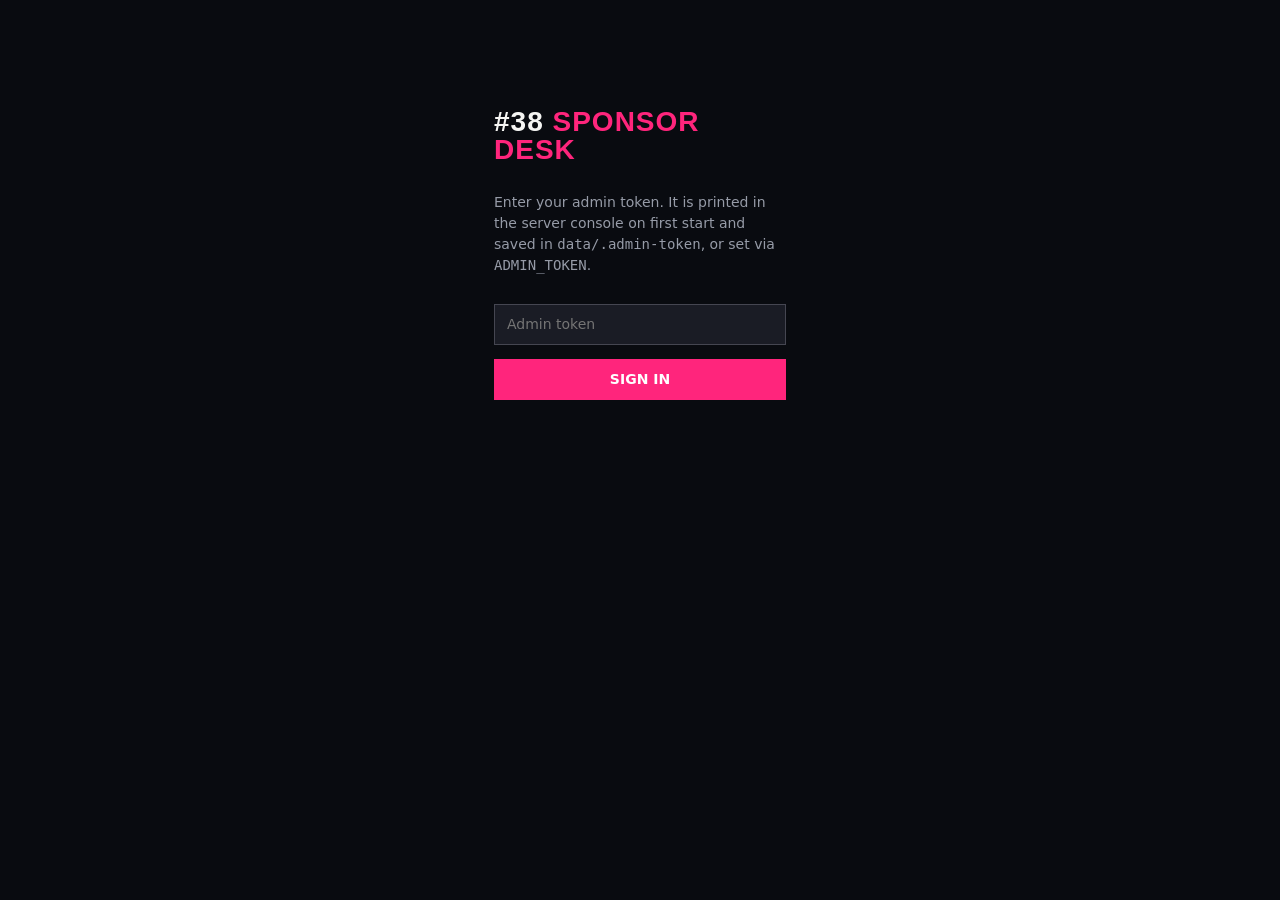
<file: admin/index.html>
<!DOCTYPE html><html lang="en"><head><meta charset="utf-8"/><meta name="viewport" content="width=device-width,initial-scale=1"/><meta name="robots" content="noindex,nofollow"/><title>#38 Sponsor Desk</title><link rel="icon" href="/favicon.svg"/>
<style>[hidden]{display:none!important}
:root{--bg:#090b10;--panel:#11141b;--line:#2c303a;--muted:#969ba7;--pink:#ff257c;--green:#b9ff2b}*{box-sizing:border-box}body{margin:0;background:var(--bg);color:#f5f5f3;font:14px/1.5 Inter,system-ui,Arial,sans-serif}header{display:flex;justify-content:space-between;align-items:center;padding:18px 5%;border-bottom:1px solid var(--line)}h1{font:900 28px/1 'Barlow Condensed',Impact,sans-serif;letter-spacing:1px;margin:0}h1 b{color:var(--pink)}main{padding:24px 5% 80px;max-width:1300px;margin:auto}button,select,input,textarea{font:inherit;color:#fff;background:#1a1c25;border:1px solid #454651;padding:9px 12px;border-radius:0}button{cursor:pointer;background:var(--pink);border-color:var(--pink);font-weight:700}button.ghost{background:transparent;border-color:#555a66}#login{max-width:420px;margin:12vh auto;display:grid;gap:14px;padding:0 5%}#login p{color:var(--muted)}.err{color:#ff7aa8}.cards{display:grid;grid-template-columns:repeat(auto-fit,minmax(170px,1fr));gap:12px;margin:18px 0 28px}.card{background:var(--panel);border:1px solid var(--line);padding:16px}.card small{color:var(--muted);letter-spacing:.12em;font-size:10px;font-weight:700}.card b{display:block;font:900 38px/1.1 'Barlow Condensed',Impact,sans-serif}h2{font:800 12px Inter,sans-serif;letter-spacing:.2em;color:var(--green);margin:30px 0 10px}table{width:100%;border-collapse:collapse;background:var(--panel)}th,td{text-align:left;padding:10px 12px;border-bottom:1px solid var(--line);vertical-align:top}th{font-size:10px;letter-spacing:.14em;color:var(--muted)}.two{display:grid;grid-template-columns:repeat(auto-fit,minmax(320px,1fr));gap:18px}.bar{height:8px;background:var(--pink);display:block;min-width:2px}.goals{max-width:380px;white-space:pre-wrap;color:#c3c5ce}.tools{display:flex;gap:10px;flex-wrap:wrap;align-items:center}.note{color:var(--muted);font-size:12px}.wrap{overflow-x:auto}textarea{width:100%;min-width:180px}
</style></head><body>
<div id="login"><h1>#38 <b>SPONSOR DESK</b></h1><p>Enter your admin token. It is printed in the server console on first start and saved in <code>data/.admin-token</code>, or set via <code>ADMIN_TOKEN</code>.</p><input id="token" type="password" autocomplete="current-password" placeholder="Admin token" aria-label="Admin token"/><button id="go">SIGN IN</button><span class="err" id="lerr" role="alert"></span></div>
<div id="app" hidden><header><h1>#38 <b>SPONSOR DESK</b></h1><div class="tools"><button class="ghost" id="csv">EXPORT CSV</button><button class="ghost" id="out">SIGN OUT</button></div></header><main>
<div class="cards" id="cards"></div>
<section><h2>RACE SCHEDULE & RESULTS</h2><p class="note">Manage race entries as JSON. Use scheduled, completed, or cancelled. Changes publish immediately. Do not enter unconfirmed races.</p><textarea id="race-editor" rows="12" spellcheck="false" aria-label="Race schedule JSON" style="width:100%;font:13px/1.6 monospace;background:#0d1018;color:#dce6f6;border:1px solid #46506a;padding:16px"></textarea><div class="tools"><button id="race-save" type="button">PUBLISH RACE UPDATES</button><span id="race-feedback" role="status" class="note"></span></div></section><h2>INQUIRIES</h2><div class="wrap"><table><thead><tr><th>RECEIVED</th><th>BUSINESS / CONTACT</th><th>PACKAGE</th><th>MARKET</th><th>GOALS</th><th>STATUS</th><th>NOTES</th></tr></thead><tbody id="rows"></tbody></table></div>
<div class="two"><div><h2>PACKAGE INTEREST (CLICKS, 30 DAYS)</h2><div id="tiers"></div></div><div><h2>VISITOR MARKETS (OPT-IN LOCATION, 30 DAYS)</h2><div id="markets"></div></div></div>
<div class="two"><div><h2>FAN CHECK-INS BY VENUE (SPONSOR REPORT)</h2><div id="checkins"></div><p class="note">Check-ins are self-reported from visitors' devices, one per person per venue per day. Use as engagement evidence, not audited attendance.</p></div><div><h2>GEOFENCE ZONES IN USE</h2><div id="zones"></div><p class="note">Edit <code>config/zones.json</code> and restart to add tracks. Zones marked unverified use approximate coordinates.</p></div></div>
</main></div><script src="/admin/admin.js"></script></body></html>
</file>
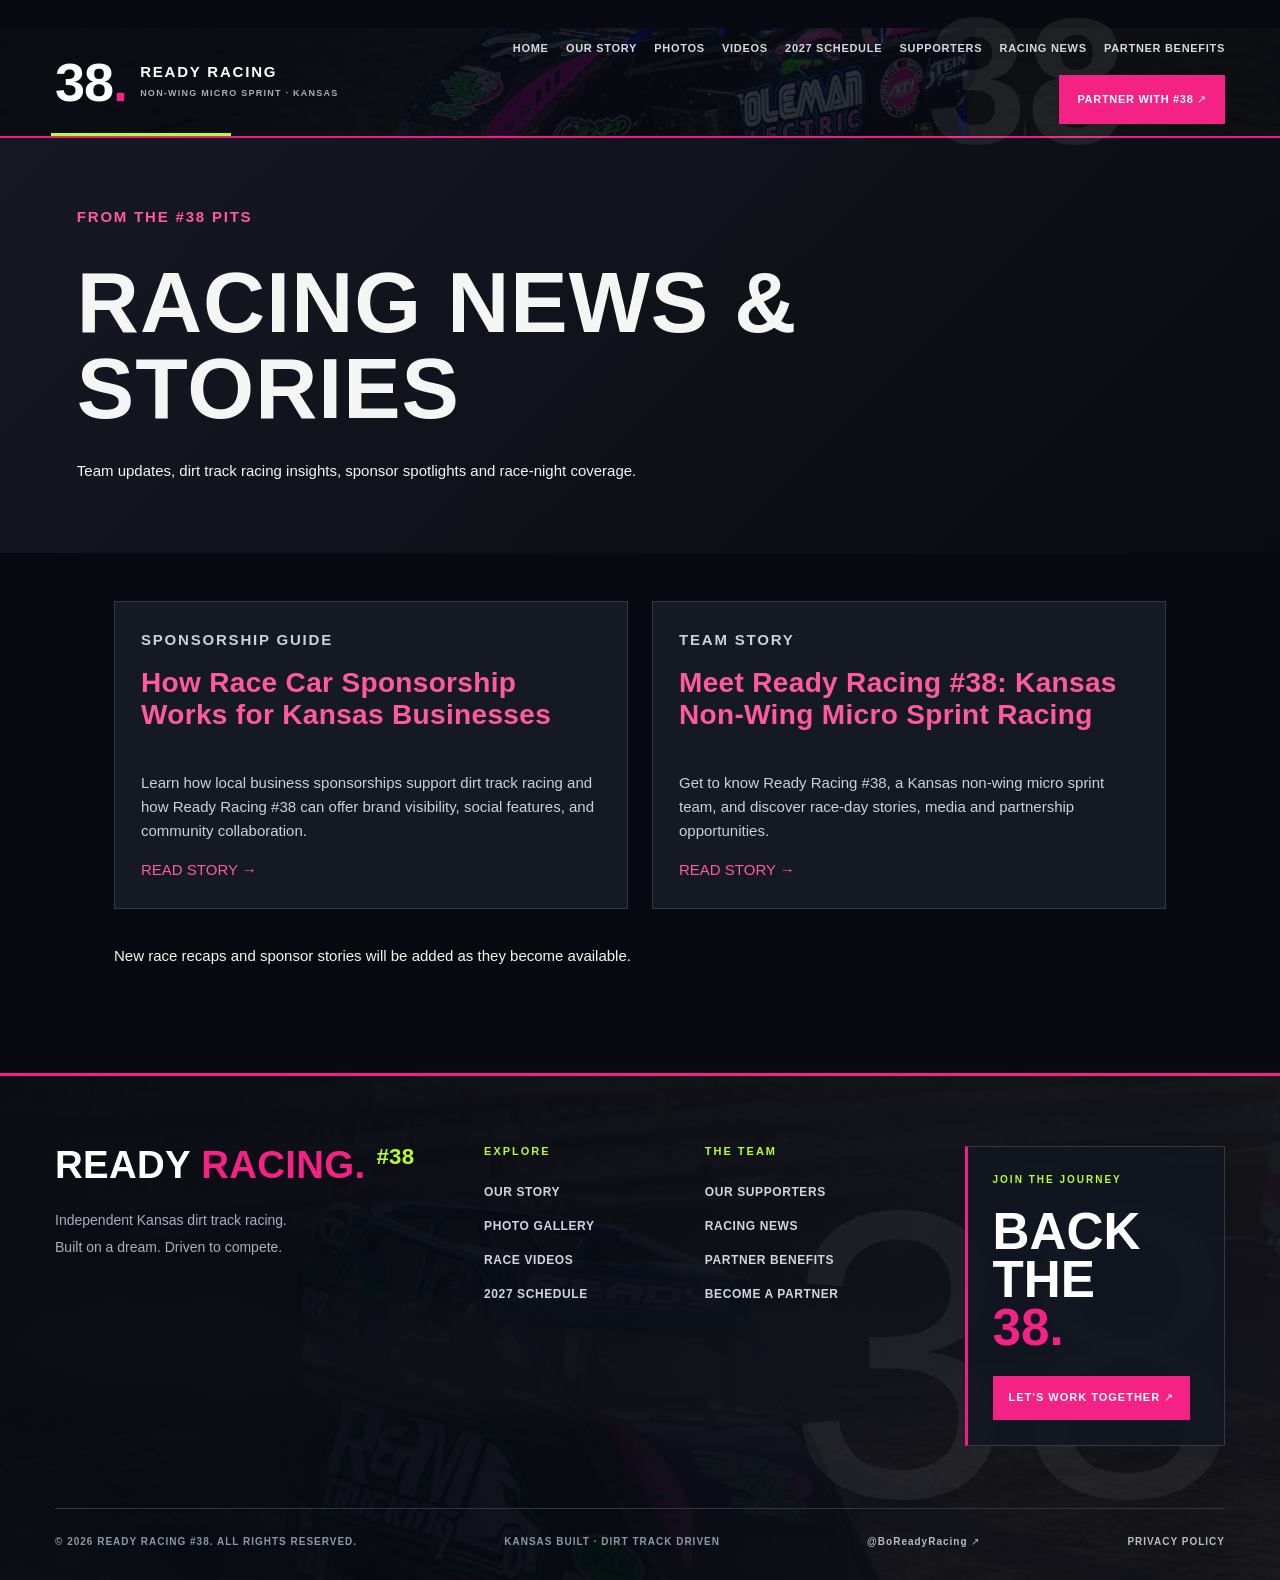
<file: blog.html>
<!doctype html><html lang="en"><head><meta charset="utf-8"><meta name="viewport" content="width=device-width,initial-scale=1"><meta name="theme-color" content="#090b10"><title>Kansas Dirt Track Racing News &amp; Blog | Ready Racing #38</title><meta name="description" content="Read Ready Racing #38 news, Kansas non-wing micro sprint stories, racing updates and sponsor features."><link rel="canonical" href="https://boready.github.io/bo-ready-racing/blog.html"><meta property="og:type" content="article"><meta property="og:title" content="Kansas Dirt Track Racing News &amp; Blog | Ready Racing #38"><meta property="og:description" content="Read Ready Racing #38 news, Kansas non-wing micro sprint stories, racing updates and sponsor features."><meta property="og:image" content="https://boready.github.io/bo-ready-racing/assets/photo-25.webp"><meta property="og:url" content="https://boready.github.io/bo-ready-racing/blog.html"><meta name="twitter:card" content="summary_large_image"><link rel="icon" href="favicon.svg"><link rel="stylesheet" href="styles.css"><script type="application/ld+json">{"@context":"https://schema.org","@type":"Blog","name":"Ready Racing #38 Racing News","url":"https://boready.github.io/bo-ready-racing/blog.html"}</script><style>.rr-blog-hero{padding:95px 6% 55px;background:linear-gradient(135deg,#161924,#090b10)}.rr-blog-wrap{max-width:1100px;margin:auto;padding:48px 24px 90px}.rr-blog-grid{display:grid;grid-template-columns:repeat(auto-fit,minmax(270px,1fr));gap:24px}.rr-blog-card{background:#151923;border:1px solid #343845;padding:26px}.rr-blog-card a,.rr-article a{color:#ff5a9d}.rr-blog-card h2{font-size:28px;line-height:1.15}.rr-article{max-width:780px;margin:auto;padding:55px 24px 90px;line-height:1.8}.rr-article h2{margin-top:36px}.rr-blog-eyebrow{color:#ff5a9d;font-weight:800;letter-spacing:.12em;text-transform:uppercase}.rr-blog-hero h1{font-size:clamp(42px,7vw,86px);line-height:1}.rr-blog-card p,.rr-article p{color:#cbd0db}.rr-article ul{padding-left:24px}@media(max-width:650px){.rr-blog-hero{padding-top:55px}}</style></head><body class="platinum-body"><header class="rr-header"><a aria-label="Ready Racing 38 home" class="rr-brand" href="index.html"><span class="rr-brand-number">38<span class="rr-brand-dot">.</span></span><span class="rr-brand-name"><strong>READY RACING</strong><small>NON-WING MICRO SPRINT · KANSAS</small></span></a><button aria-controls="rr-site-nav" aria-expanded="false" aria-label="Open navigation" class="rr-menu-toggle" type="button"><span></span><span></span><span></span></button><nav aria-label="Main navigation" class="rr-site-nav" id="rr-site-nav"><a href="index.html">HOME</a><a href="index.html#story">OUR STORY</a><a href="gallery.html">PHOTOS</a><a href="index.html#videos">VIDEOS</a><a href="index.html#race-hub">2027 SCHEDULE</a><a href="index.html#partners">SUPPORTERS</a><a href="blog.html">RACING NEWS</a><a href="partner-benefits.html">PARTNER BENEFITS</a><a class="rr-nav-cta" href="sponsorship.html">PARTNER WITH #38 <span aria-hidden="true">↗</span></a></nav></header><main><section class="rr-blog-hero"><p class="rr-blog-eyebrow">From the #38 pits</p><h1>RACING NEWS &amp; STORIES</h1><p>Team updates, dirt track racing insights, sponsor spotlights and race-night coverage.</p></section><section class="rr-blog-wrap"><div class="rr-blog-grid"><article class="rr-blog-card"><p class="rr-blog-eyebrow">Sponsorship Guide</p><h2><a href="how-race-car-sponsorship-works.html">How Race Car Sponsorship Works for Kansas Businesses</a></h2><p>Learn how local business sponsorships support dirt track racing and how Ready Racing #38 can offer brand visibility, social features, and community collaboration.</p><a href="how-race-car-sponsorship-works.html">READ STORY →</a></article><article class="rr-blog-card"><p class="rr-blog-eyebrow">Team Story</p><h2><a href="meet-ready-racing-38.html">Meet Ready Racing #38: Kansas Non-Wing Micro Sprint Racing</a></h2><p>Get to know Ready Racing #38, a Kansas non-wing micro sprint team, and discover race-day stories, media and partnership opportunities.</p><a href="meet-ready-racing-38.html">READ STORY →</a></article></div><p style="margin-top:35px">New race recaps and sponsor stories will be added as they become available.</p></section></main><footer class="rr-footer"><div class="rr-footer-top"><div class="rr-footer-identity"><a class="rr-footer-logo" href="index.html">READY <span>RACING.</span> <b>#38</b></a><p>Independent Kansas dirt track racing.<br/>Built on a dream. Driven to compete.</p></div><div class="rr-footer-col"><h3>EXPLORE</h3><a href="index.html#story">OUR STORY</a><a href="gallery.html">PHOTO GALLERY</a><a href="index.html#videos">RACE VIDEOS</a><a href="index.html#race-hub">2027 SCHEDULE</a></div><div class="rr-footer-col"><h3>THE TEAM</h3><a href="index.html#partners">OUR SUPPORTERS</a><a href="blog.html">RACING NEWS</a><a href="partner-benefits.html">PARTNER BENEFITS</a><a href="sponsorship.html">BECOME A PARTNER</a></div><div class="rr-footer-callout"><span>JOIN THE JOURNEY</span><strong>BACK THE<br/><em>38.</em></strong><a href="sponsorship.html">LET'S WORK TOGETHER ↗</a></div></div><div class="rr-footer-bottom"><span>© <span class="rr-current-year"></span> READY RACING #38. ALL RIGHTS RESERVED.</span><span>KANSAS BUILT · DIRT TRACK DRIVEN</span><a href="https://www.facebook.com/BoReadyRacing" target="_blank" rel="noopener noreferrer" aria-label="Follow Ready Racing on Facebook">@BoReadyRacing ↗</a><a href="privacy.html">PRIVACY POLICY</a></div></footer><script defer src="navigation.js"></script></body></html>
</file>
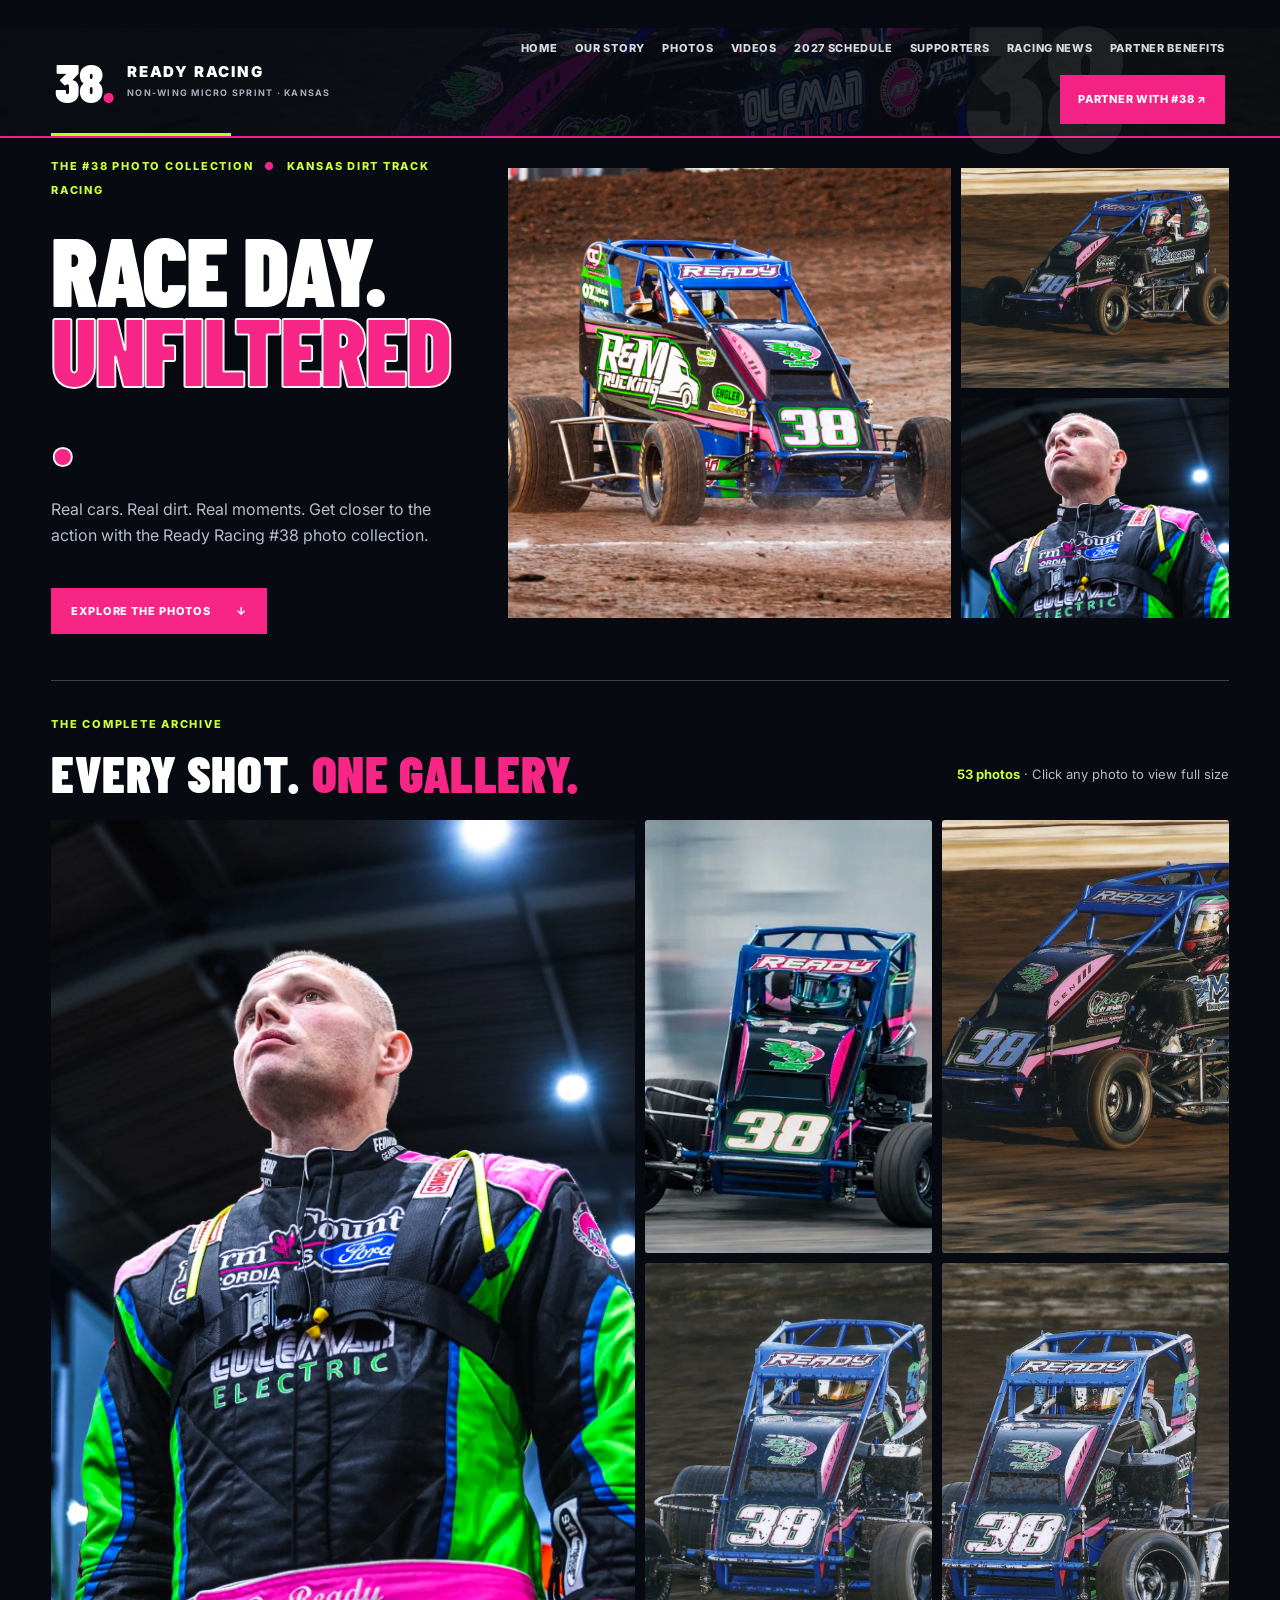
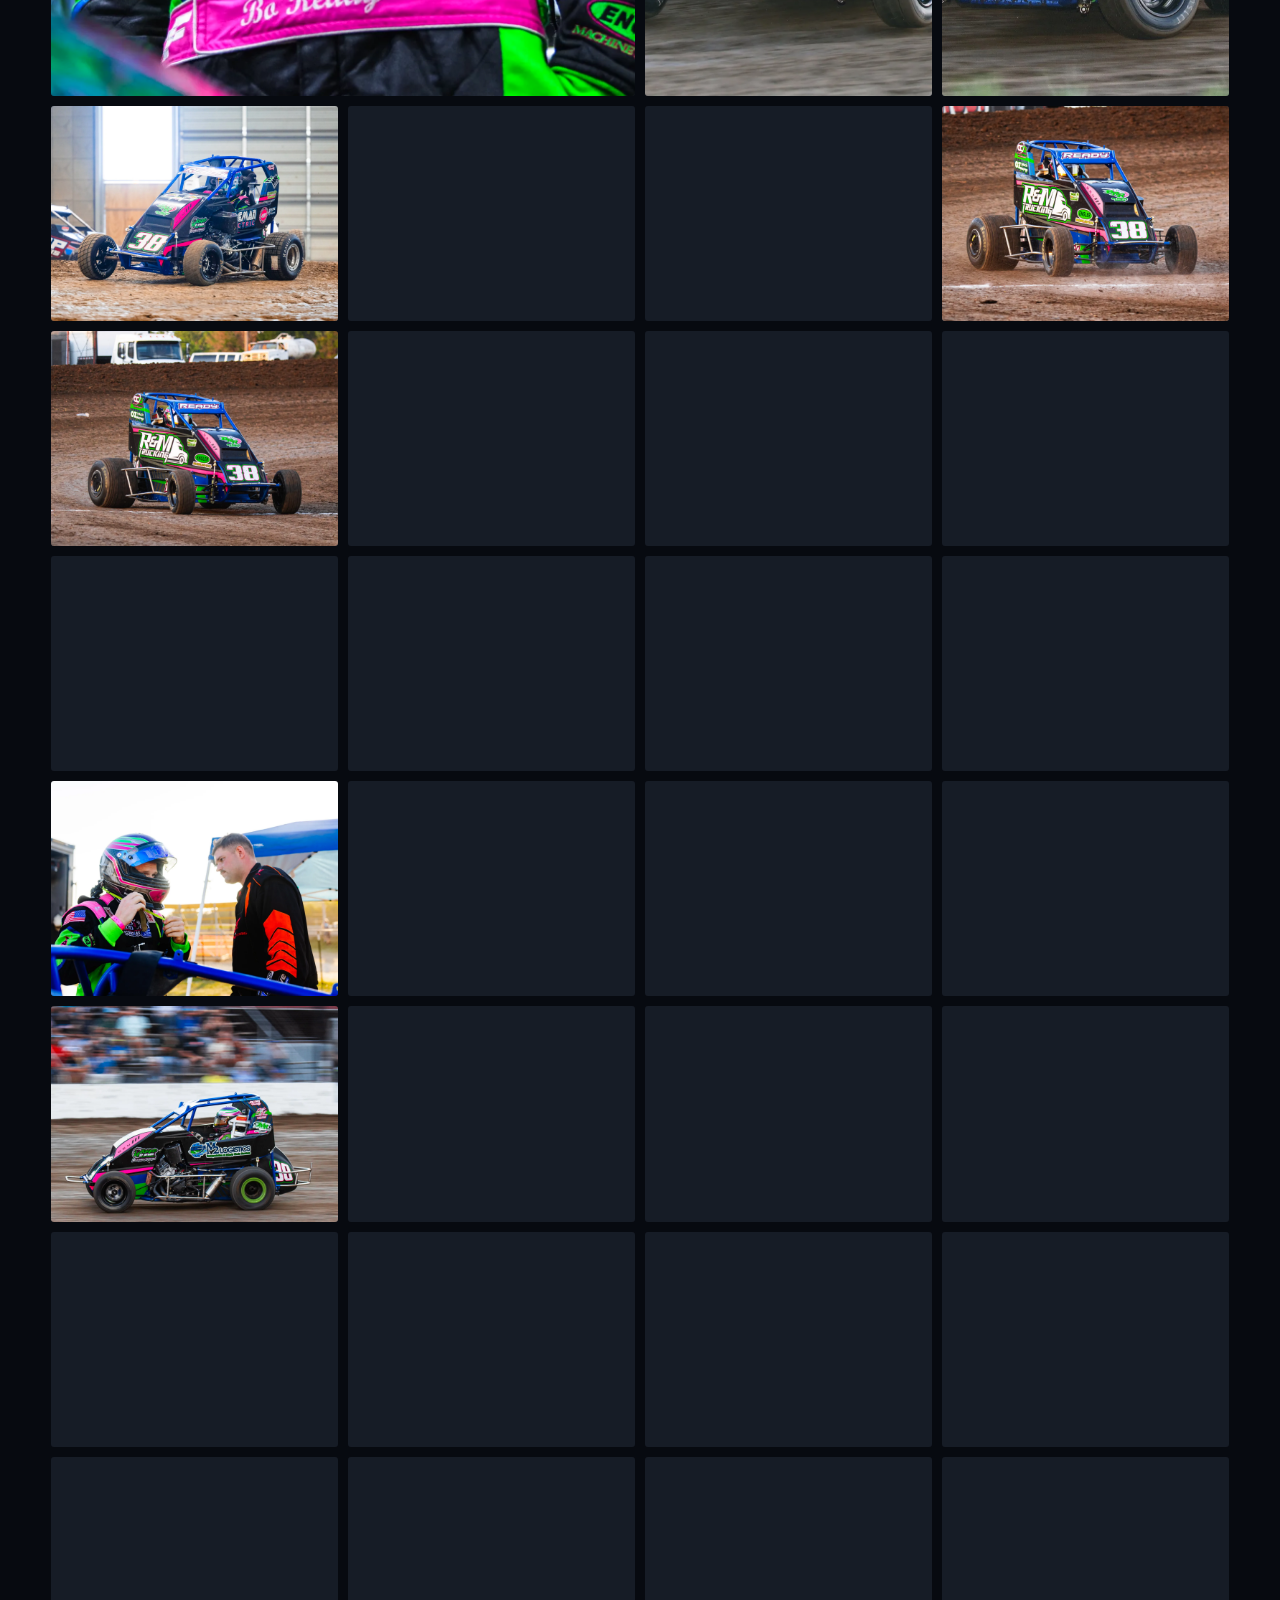
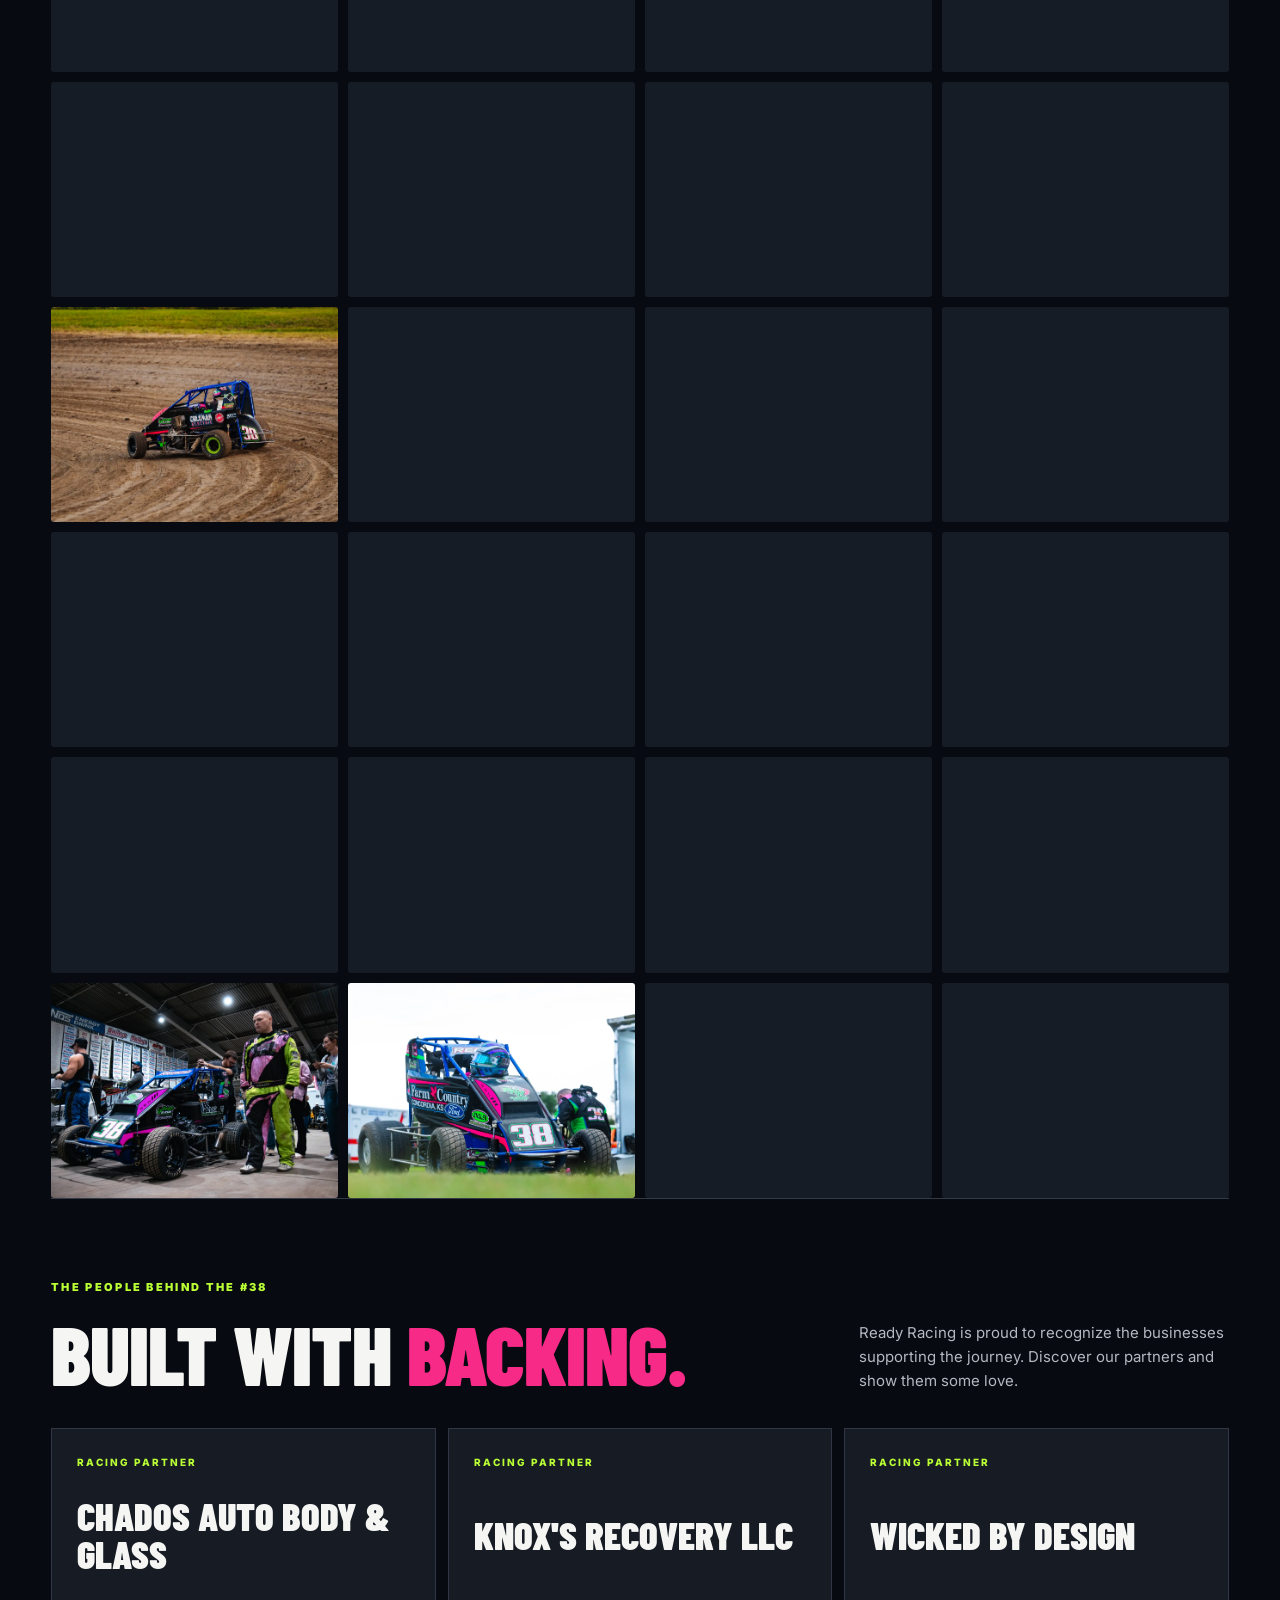
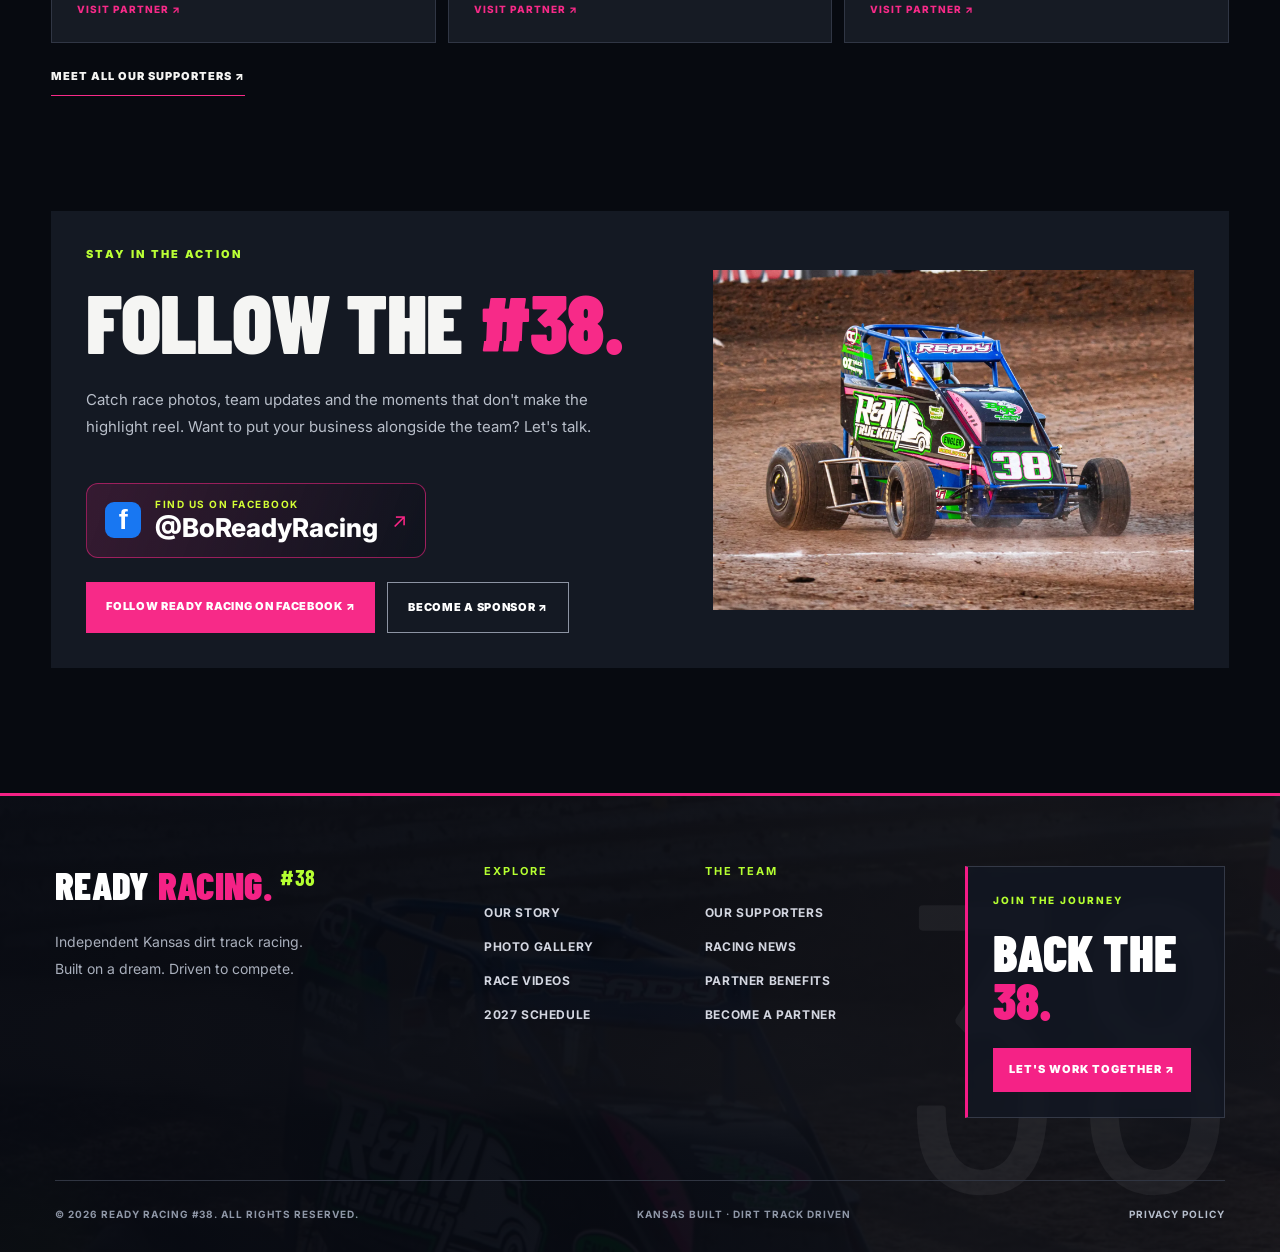
<file: gallery.html>
<!DOCTYPE html>

<html lang="en"><head><meta charset="utf-8"/><meta content="width=device-width,initial-scale=1" name="viewport"/><meta content="#090b10" name="theme-color"/><meta content="The full Bo Ready Racing #38 photo gallery: racing photos and moments from the track and pits." name="description"/><title>Gallery — Bo Ready Racing #38</title><link href="https://boready.github.io/bo-ready-racing/gallery.html" rel="canonical"/><link href="favicon.svg" rel="icon" type="image/svg+xml"/><meta content="Gallery — Bo Ready Racing #38" property="og:title"/><meta content="On-track action and behind-the-scenes moments from the pits." property="og:description"/><meta content="https://boready.github.io/bo-ready-racing/assets/photo-n09.webp" property="og:image"/><meta content="https://boready.github.io/bo-ready-racing/gallery.html" property="og:url"/><link href="https://fonts.googleapis.com" rel="preconnect"/><link crossorigin="" href="https://fonts.gstatic.com" rel="preconnect"/><link href="https://fonts.googleapis.com/css2?family=Barlow+Condensed:wght@500;600;700;800;900&amp;family=Inter:wght@400;500;600;700;800&amp;display=swap" rel="stylesheet"/><link href="styles.css" rel="stylesheet"/></head><body class="gallery-page"><header class="rr-header"><a aria-label="Ready Racing 38 home" class="rr-brand" href="index.html"><span class="rr-brand-number">38<span class="rr-brand-dot">.</span></span><span class="rr-brand-name"><strong>READY RACING</strong><small>NON-WING MICRO SPRINT · KANSAS</small></span></a><button aria-controls="rr-site-nav" aria-expanded="false" aria-label="Open navigation" class="rr-menu-toggle" type="button"><span></span><span></span><span></span></button><nav aria-label="Main navigation" class="rr-site-nav" id="rr-site-nav"><a href="index.html">HOME</a><a href="index.html#story">OUR STORY</a><a href="gallery.html">PHOTOS</a><a href="index.html#videos">VIDEOS</a><a href="index.html#race-hub">2027 SCHEDULE</a><a href="index.html#partners">SUPPORTERS</a><a href="blog.html">RACING NEWS</a><a href="partner-benefits.html">PARTNER BENEFITS</a><a class="rr-nav-cta" href="sponsorship.html">PARTNER WITH #38 <span aria-hidden="true">↗</span></a></nav></header>
<main class="gp-main"><section aria-label="Ready Racing photo gallery introduction" class="rg-hero"><div class="rg-hero-copy"><span class="rg-eyebrow">THE #38 PHOTO COLLECTION <span class="rg-dot">●</span> KANSAS DIRT TRACK RACING</span><h1>RACE DAY.<br/><em>UNFILTERED.</em></h1><p>Real cars. Real dirt. Real moments. Get closer to the action with the Ready Racing #38 photo collection.</p><a class="rg-scroll" href="#photos">EXPLORE THE PHOTOS <span aria-hidden="true">↓</span></a></div><div class="rg-hero-images"><img alt="Ready Racing #38 on the dirt track" class="rg-main-photo" fetchpriority="high" src="assets/photo-n09.webp"/><img alt="Ready Racing motorsports action" class="rg-side-photo rg-side-top" src="assets/photo-n03.webp"/><img alt="Ready Racing team moment" class="rg-side-photo rg-side-bottom" src="assets/photo-n01.webp"/></div></section><section class="rg-collection" id="photos"><div class="rg-collection-head"><div><span class="rg-eyebrow">THE COMPLETE ARCHIVE</span><h2>EVERY SHOT. <em>ONE GALLERY.</em></h2></div><p><strong id="gp-count">Photos</strong> · Click any photo to view full size</p></div><div class="gp-grid" id="gp-grid"><div class="gp-tile"><img alt="Ready Racing photo" src="assets/photo-n09.webp"/></div></div></section>
<section aria-labelledby="rg-sponsor-title" class="rg-sponsors"><div class="rg-section-kicker">THE PEOPLE BEHIND THE #38</div><div class="rg-sponsor-heading"><h2 id="rg-sponsor-title">BUILT WITH <em>BACKING.</em></h2><p>Ready Racing is proud to recognize the businesses supporting the journey. Discover our partners and show them some love.</p></div><div class="rg-sponsor-grid"><a class="rg-sponsor-card" href="https://www.facebook.com/chadosautobodyandglass/" rel="noopener noreferrer" target="_blank"><span>RACING PARTNER</span><strong>CHADOS AUTO BODY &amp; GLASS</strong><small>VISIT PARTNER ↗</small></a><a class="rg-sponsor-card" href="https://www.facebook.com/p/Knoxs-Recovery-LLC-61560264947703/" rel="noopener noreferrer" target="_blank"><span>RACING PARTNER</span><strong>KNOX'S RECOVERY LLC</strong><small>VISIT PARTNER ↗</small></a><a class="rg-sponsor-card" href="https://www.facebook.com/wickedbydesigngraphics" rel="noopener noreferrer" target="_blank"><span>RACING PARTNER</span><strong>WICKED BY DESIGN</strong><small>VISIT PARTNER ↗</small></a></div><a class="rg-sponsor-all" href="index.html#partners">MEET ALL OUR SUPPORTERS <span aria-hidden="true">↗</span></a></section><section aria-labelledby="rg-follow-title" class="rg-follow"><div><span class="rg-section-kicker">STAY IN THE ACTION</span><h2 id="rg-follow-title">FOLLOW THE <em>#38.</em></h2><p>Catch race photos, team updates and the moments that don't make the highlight reel. Want to put your business alongside the team? Let's talk.</p><a class="rr-facebook-handle" href="https://www.facebook.com/BoReadyRacing" target="_blank" rel="noopener noreferrer" aria-label="Visit Ready Racing on Facebook, at BoReadyRacing"><span class="rr-facebook-mark" aria-hidden="true">f</span><span><small>FIND US ON FACEBOOK</small><strong>@BoReadyRacing</strong></span><span aria-hidden="true">↗</span></a><div class="rg-follow-actions"><a class="rg-btn-primary" href="https://www.facebook.com/BoReadyRacing" target="_blank" rel="noopener noreferrer">FOLLOW READY RACING ON FACEBOOK ↗</a><a class="rg-btn-outline" href="sponsorship.html">BECOME A SPONSOR ↗</a></div></div><div class="rg-follow-photo"><img alt="Ready Racing number 38 dirt track race car" loading="lazy" src="assets/photo-n09.webp"/></div></section></main>
<dialog aria-label="Ready Racing full screen photo viewer" id="lb"><button aria-label="Close photo" id="lb-close" type="button">✕</button><button aria-label="Previous photo" class="lb-nav lb-prev" id="lb-prev" type="button">‹</button><img alt="" id="lb-img"><button aria-label="Next photo" class="lb-nav lb-next" id="lb-next" type="button">›</button><p id="lb-cap"></p><div class="rg-lb-toolbar"><button aria-label="Copy link to this photo" id="lb-share" type="button">COPY PHOTO LINK ↗</button><button aria-label="Toggle full screen" id="lb-fullscreen" type="button">FULL SCREEN ⛶</button></div><div aria-live="polite" class="rg-sr-only" id="lb-announcement" role="status"></div></img></dialog>
<script src="photos.js"></script><script src="gallery.js"></script><footer class="rr-footer"><div class="rr-footer-top"><div class="rr-footer-identity"><a class="rr-footer-logo" href="index.html">READY <span>RACING.</span> <b>#38</b></a><p>Independent Kansas dirt track racing.<br/>Built on a dream. Driven to compete.</p></div><div class="rr-footer-col"><h3>EXPLORE</h3><a href="index.html#story">OUR STORY</a><a href="gallery.html">PHOTO GALLERY</a><a href="index.html#videos">RACE VIDEOS</a><a href="index.html#race-hub">2027 SCHEDULE</a></div><div class="rr-footer-col"><h3>THE TEAM</h3><a href="index.html#partners">OUR SUPPORTERS</a><a href="blog.html">RACING NEWS</a><a href="partner-benefits.html">PARTNER BENEFITS</a><a href="sponsorship.html">BECOME A PARTNER</a></div><div class="rr-footer-callout"><span>JOIN THE JOURNEY</span><strong>BACK THE<br/><em>38.</em></strong><a href="sponsorship.html">LET'S WORK TOGETHER ↗</a></div></div><div class="rr-footer-bottom"><span>© <span class="rr-current-year"></span> READY RACING #38. ALL RIGHTS RESERVED.</span><span>KANSAS BUILT · DIRT TRACK DRIVEN</span><a href="privacy.html">PRIVACY POLICY</a></div></footer><script defer="True" src="navigation.js"></script></body></html>
</file>
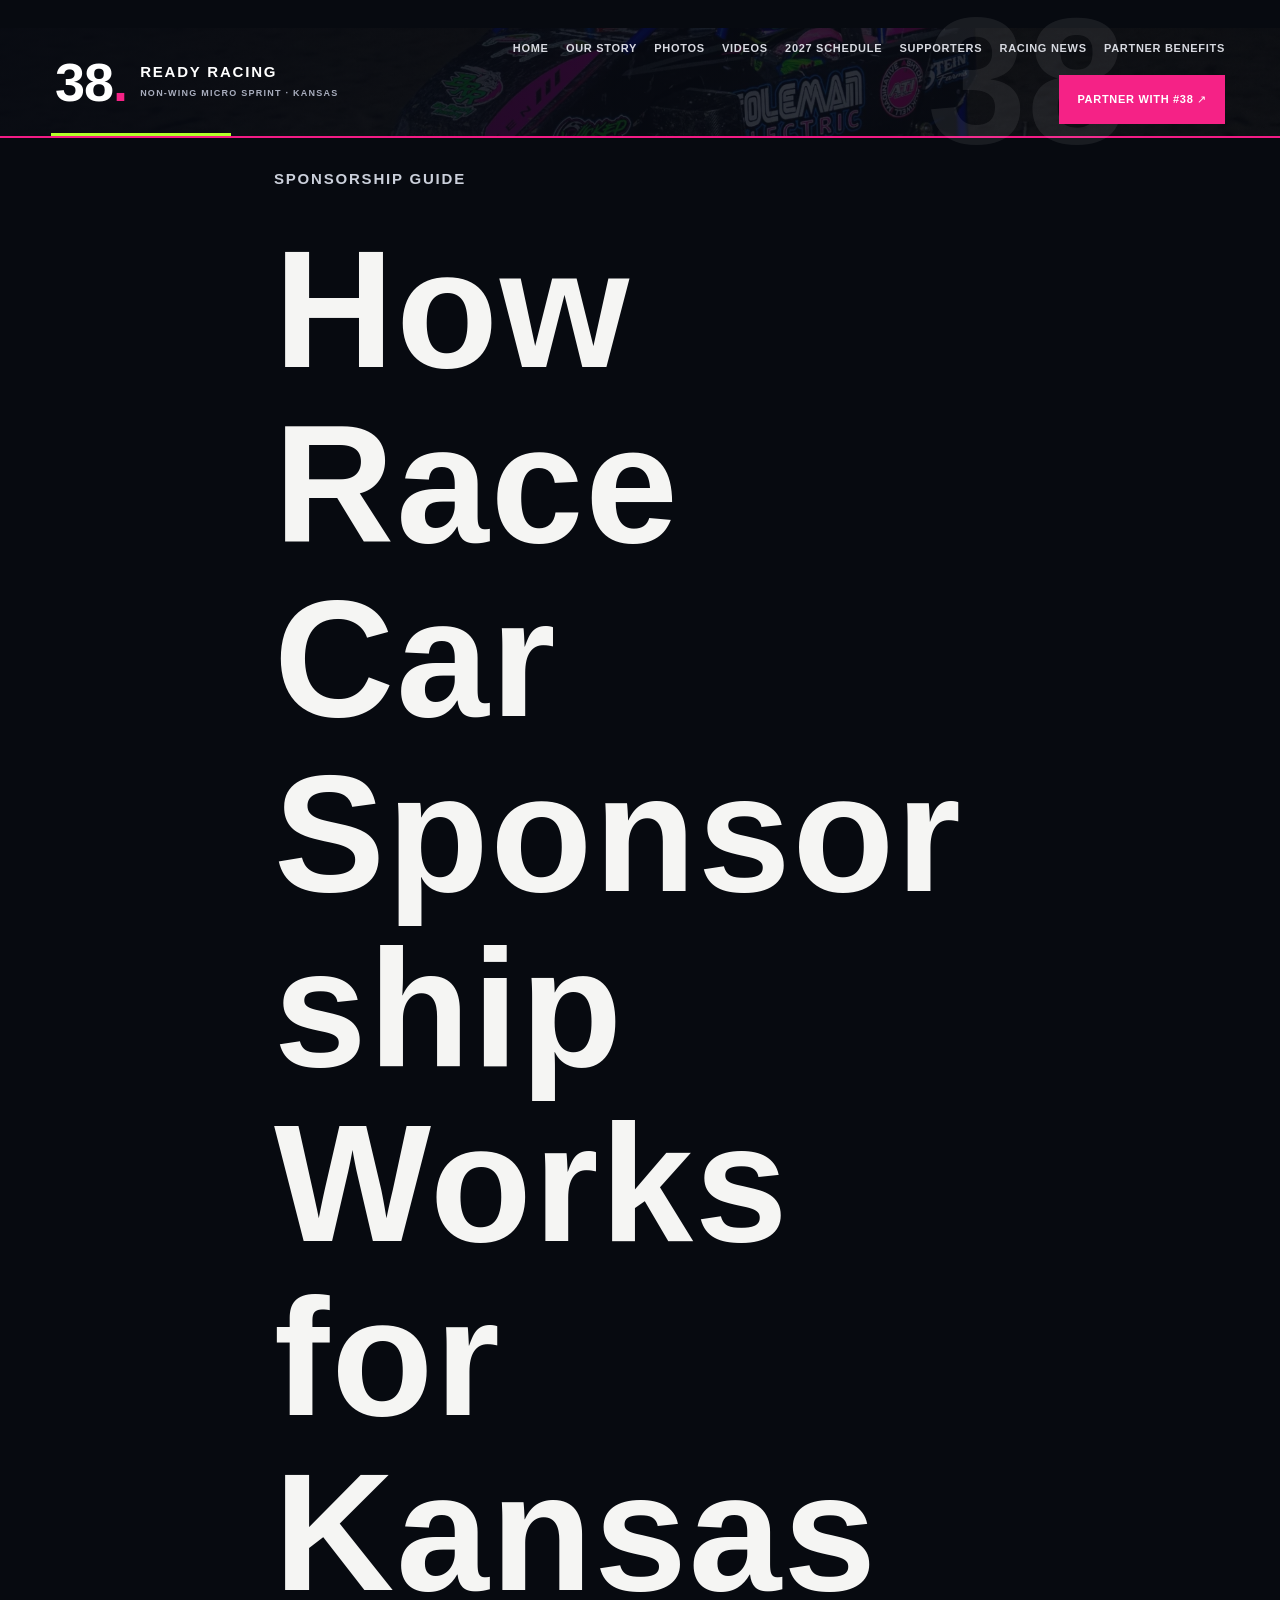
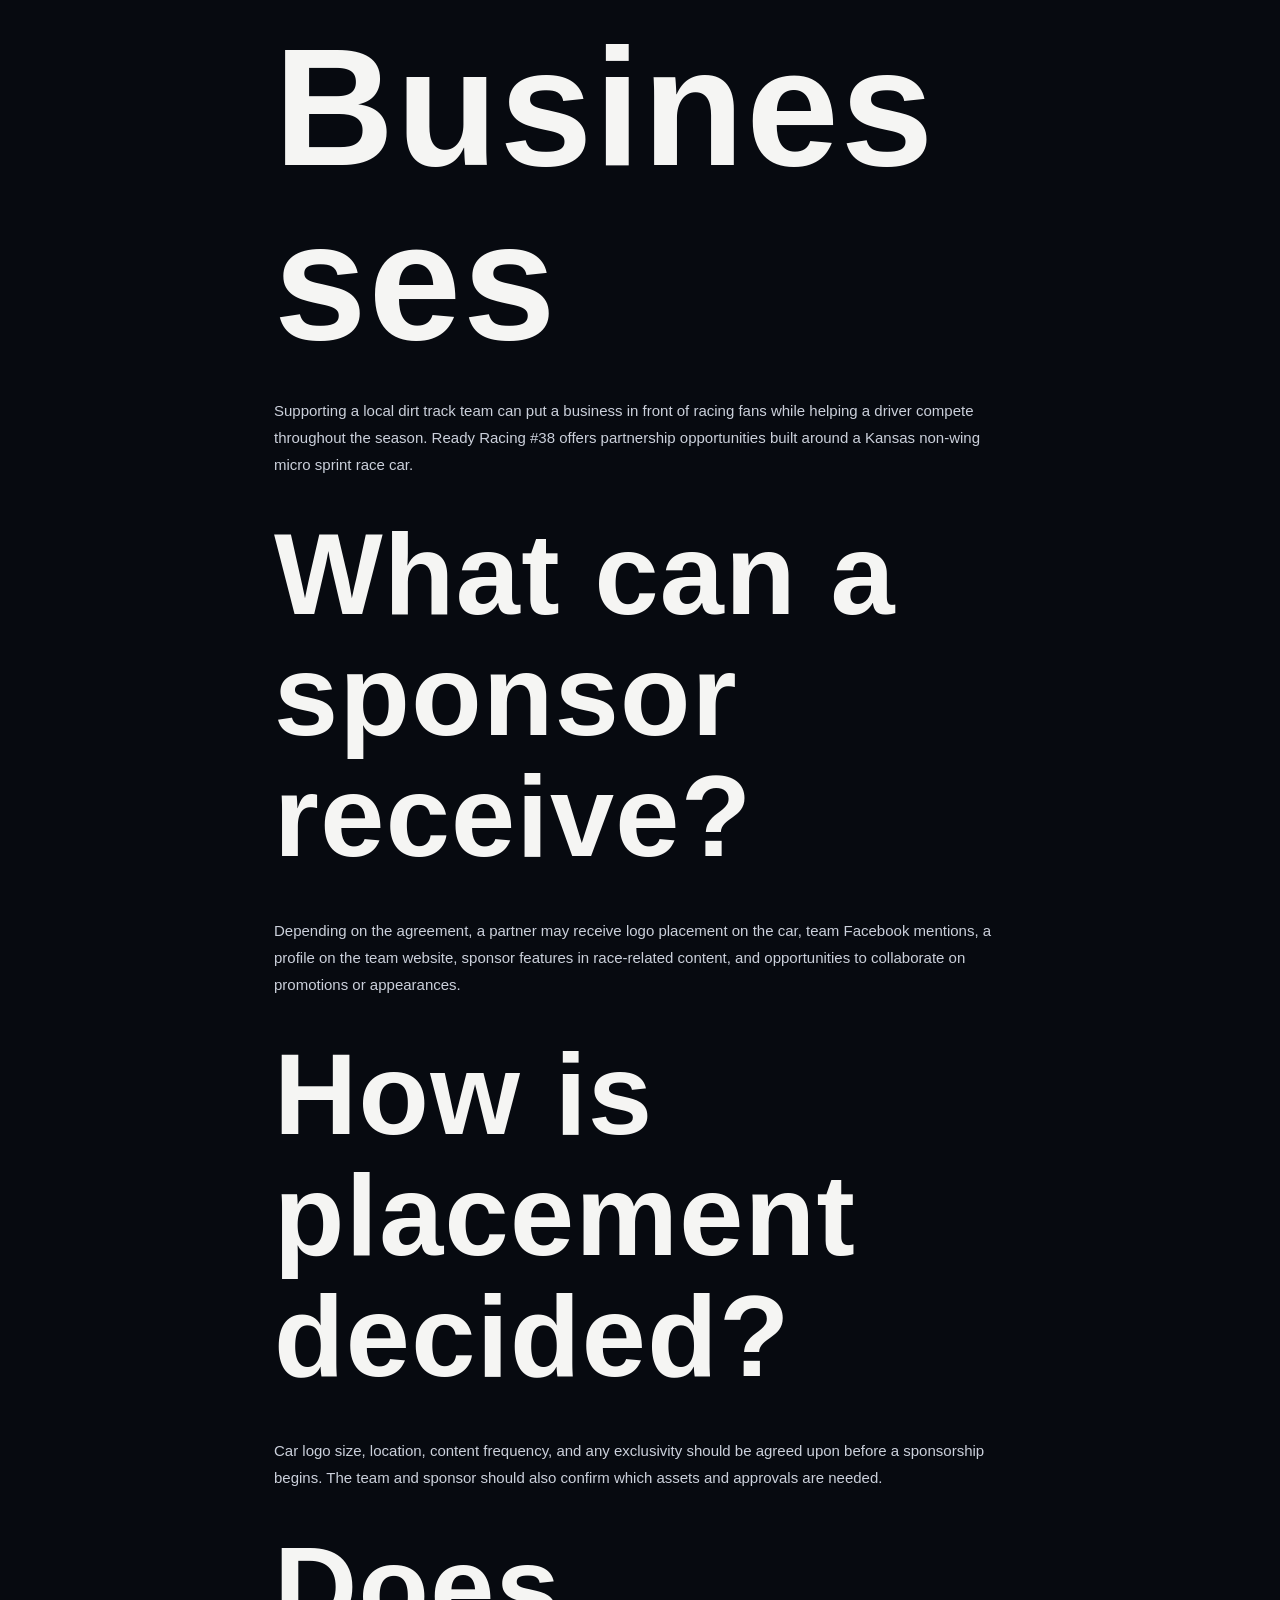
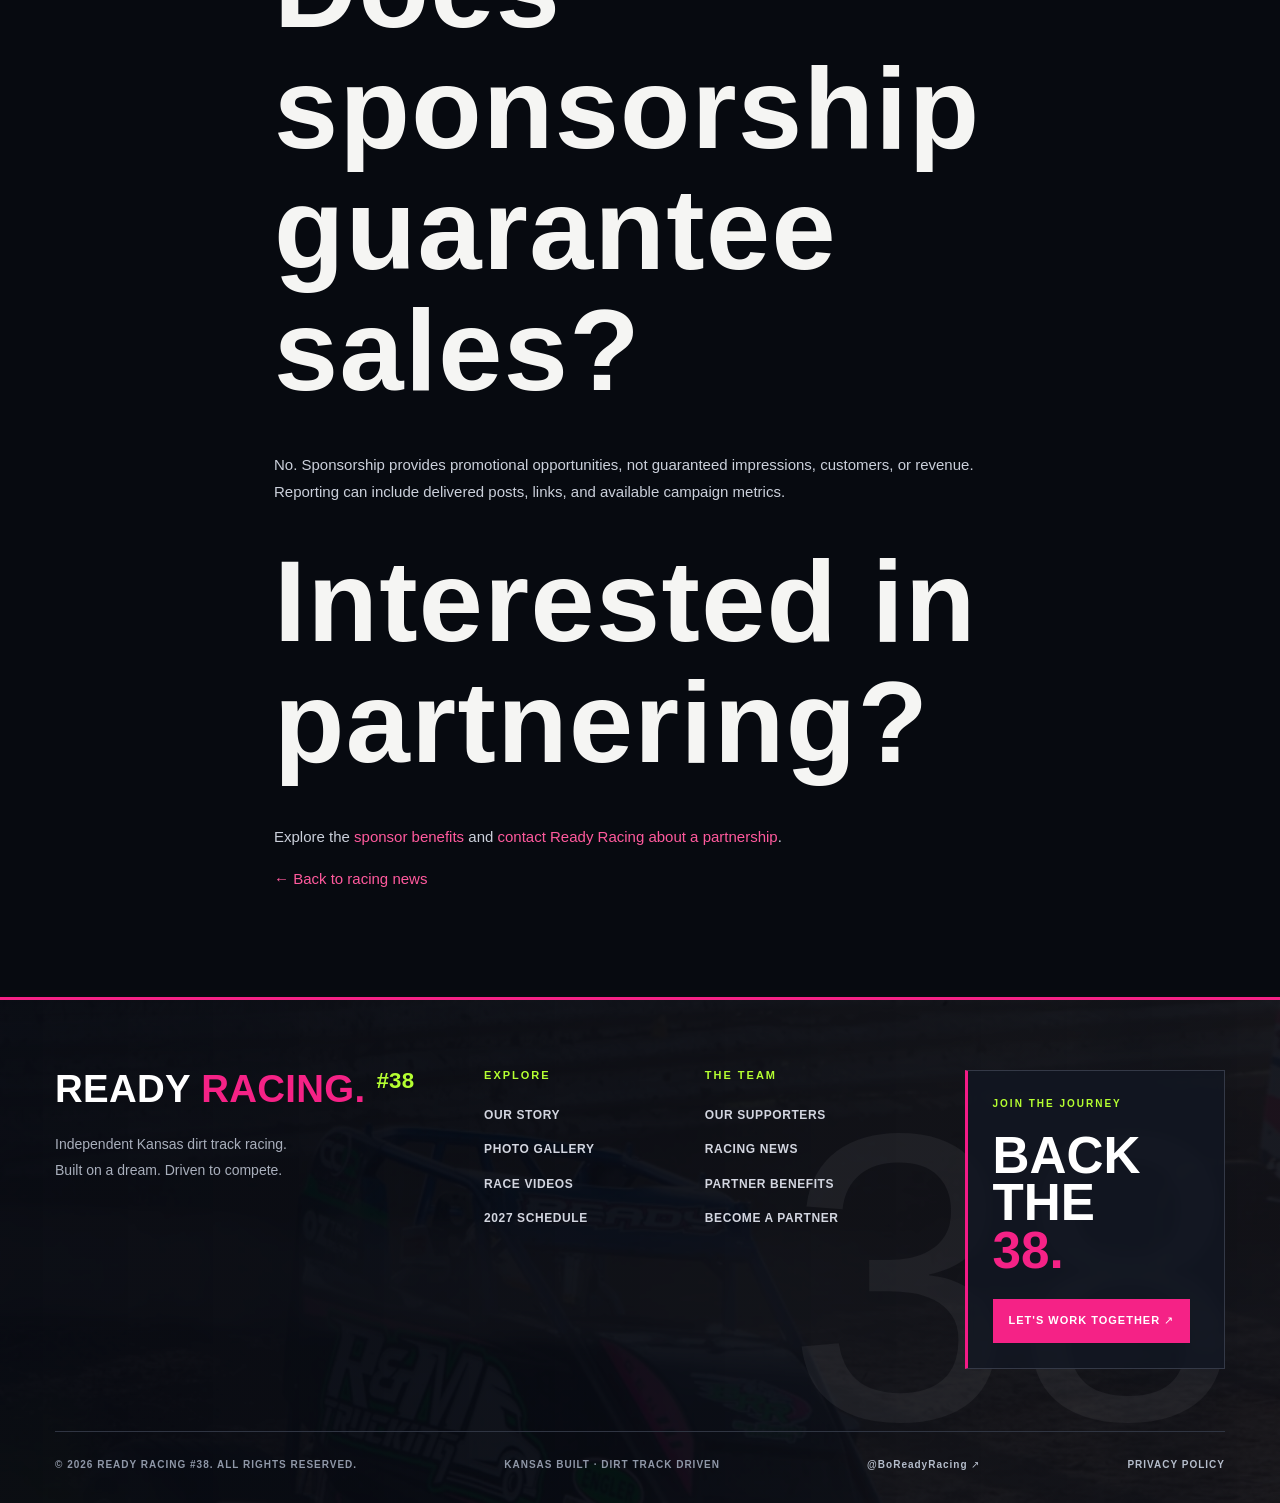
<file: how-race-car-sponsorship-works.html>
<!doctype html><html lang="en"><head><meta charset="utf-8"><meta name="viewport" content="width=device-width,initial-scale=1"><meta name="theme-color" content="#090b10"><title>How Race Car Sponsorship Works for Kansas Businesses | Ready Racing #38</title><meta name="description" content="Learn how local business sponsorships support dirt track racing and how Ready Racing #38 can offer brand visibility, social features, and community collaboration."><link rel="canonical" href="https://boready.github.io/bo-ready-racing/how-race-car-sponsorship-works.html"><meta property="og:type" content="article"><meta property="og:title" content="How Race Car Sponsorship Works for Kansas Businesses | Ready Racing #38"><meta property="og:description" content="Learn how local business sponsorships support dirt track racing and how Ready Racing #38 can offer brand visibility, social features, and community collaboration."><meta property="og:image" content="https://boready.github.io/bo-ready-racing/assets/photo-25.webp"><meta property="og:url" content="https://boready.github.io/bo-ready-racing/how-race-car-sponsorship-works.html"><meta name="twitter:card" content="summary_large_image"><link rel="icon" href="favicon.svg"><link rel="stylesheet" href="styles.css"><script type="application/ld+json">{"@context":"https://schema.org","@type":"BlogPosting","headline":"How Race Car Sponsorship Works for Kansas Businesses","description":"Learn how local business sponsorships support dirt track racing and how Ready Racing #38 can offer brand visibility, social features, and community collaboration.","author":{"@type":"Organization","name":"Ready Racing #38"},"publisher":{"@type":"Organization","name":"Ready Racing #38"},"mainEntityOfPage":"https://boready.github.io/bo-ready-racing/how-race-car-sponsorship-works.html","image":"https://boready.github.io/bo-ready-racing/assets/photo-25.webp"}</script><style>.rr-blog-hero{padding:95px 6% 55px;background:linear-gradient(135deg,#161924,#090b10)}.rr-blog-wrap{max-width:1100px;margin:auto;padding:48px 24px 90px}.rr-blog-grid{display:grid;grid-template-columns:repeat(auto-fit,minmax(270px,1fr));gap:24px}.rr-blog-card{background:#151923;border:1px solid #343845;padding:26px}.rr-blog-card a,.rr-article a{color:#ff5a9d}.rr-blog-card h2{font-size:28px;line-height:1.15}.rr-article{max-width:780px;margin:auto;padding:55px 24px 90px;line-height:1.8}.rr-article h2{margin-top:36px}.rr-blog-eyebrow{color:#ff5a9d;font-weight:800;letter-spacing:.12em;text-transform:uppercase}.rr-blog-hero h1{font-size:clamp(42px,7vw,86px);line-height:1}.rr-blog-card p,.rr-article p{color:#cbd0db}.rr-article ul{padding-left:24px}@media(max-width:650px){.rr-blog-hero{padding-top:55px}}</style></head><body class="platinum-body"><header class="rr-header"><a aria-label="Ready Racing 38 home" class="rr-brand" href="index.html"><span class="rr-brand-number">38<span class="rr-brand-dot">.</span></span><span class="rr-brand-name"><strong>READY RACING</strong><small>NON-WING MICRO SPRINT · KANSAS</small></span></a><button aria-controls="rr-site-nav" aria-expanded="false" aria-label="Open navigation" class="rr-menu-toggle" type="button"><span></span><span></span><span></span></button><nav aria-label="Main navigation" class="rr-site-nav" id="rr-site-nav"><a href="index.html">HOME</a><a href="index.html#story">OUR STORY</a><a href="gallery.html">PHOTOS</a><a href="index.html#videos">VIDEOS</a><a href="index.html#race-hub">2027 SCHEDULE</a><a href="index.html#partners">SUPPORTERS</a><a href="blog.html">RACING NEWS</a><a href="partner-benefits.html">PARTNER BENEFITS</a><a class="rr-nav-cta" href="sponsorship.html">PARTNER WITH #38 <span aria-hidden="true">↗</span></a></nav></header><main><article class="rr-article"><p class="rr-blog-eyebrow">Sponsorship Guide</p><h1>How Race Car Sponsorship Works for Kansas Businesses</h1><p>Supporting a local dirt track team can put a business in front of racing fans while helping a driver compete throughout the season. Ready Racing #38 offers partnership opportunities built around a Kansas non-wing micro sprint race car.</p><h2>What can a sponsor receive?</h2><p>Depending on the agreement, a partner may receive logo placement on the car, team Facebook mentions, a profile on the team website, sponsor features in race-related content, and opportunities to collaborate on promotions or appearances.</p><h2>How is placement decided?</h2><p>Car logo size, location, content frequency, and any exclusivity should be agreed upon before a sponsorship begins. The team and sponsor should also confirm which assets and approvals are needed.</p><h2>Does sponsorship guarantee sales?</h2><p>No. Sponsorship provides promotional opportunities, not guaranteed impressions, customers, or revenue. Reporting can include delivered posts, links, and available campaign metrics.</p><h2>Interested in partnering?</h2><p>Explore the <a href="partner-benefits.html">sponsor benefits</a> and <a href="sponsorship.html">contact Ready Racing about a partnership</a>.</p><p><a href="blog.html">← Back to racing news</a></p></article></main><footer class="rr-footer"><div class="rr-footer-top"><div class="rr-footer-identity"><a class="rr-footer-logo" href="index.html">READY <span>RACING.</span> <b>#38</b></a><p>Independent Kansas dirt track racing.<br/>Built on a dream. Driven to compete.</p></div><div class="rr-footer-col"><h3>EXPLORE</h3><a href="index.html#story">OUR STORY</a><a href="gallery.html">PHOTO GALLERY</a><a href="index.html#videos">RACE VIDEOS</a><a href="index.html#race-hub">2027 SCHEDULE</a></div><div class="rr-footer-col"><h3>THE TEAM</h3><a href="index.html#partners">OUR SUPPORTERS</a><a href="blog.html">RACING NEWS</a><a href="partner-benefits.html">PARTNER BENEFITS</a><a href="sponsorship.html">BECOME A PARTNER</a></div><div class="rr-footer-callout"><span>JOIN THE JOURNEY</span><strong>BACK THE<br/><em>38.</em></strong><a href="sponsorship.html">LET'S WORK TOGETHER ↗</a></div></div><div class="rr-footer-bottom"><span>© <span class="rr-current-year"></span> READY RACING #38. ALL RIGHTS RESERVED.</span><span>KANSAS BUILT · DIRT TRACK DRIVEN</span><a href="https://www.facebook.com/BoReadyRacing" target="_blank" rel="noopener noreferrer" aria-label="Follow Ready Racing on Facebook">@BoReadyRacing ↗</a><a href="privacy.html">PRIVACY POLICY</a></div></footer><script defer src="navigation.js"></script></body></html>
</file>
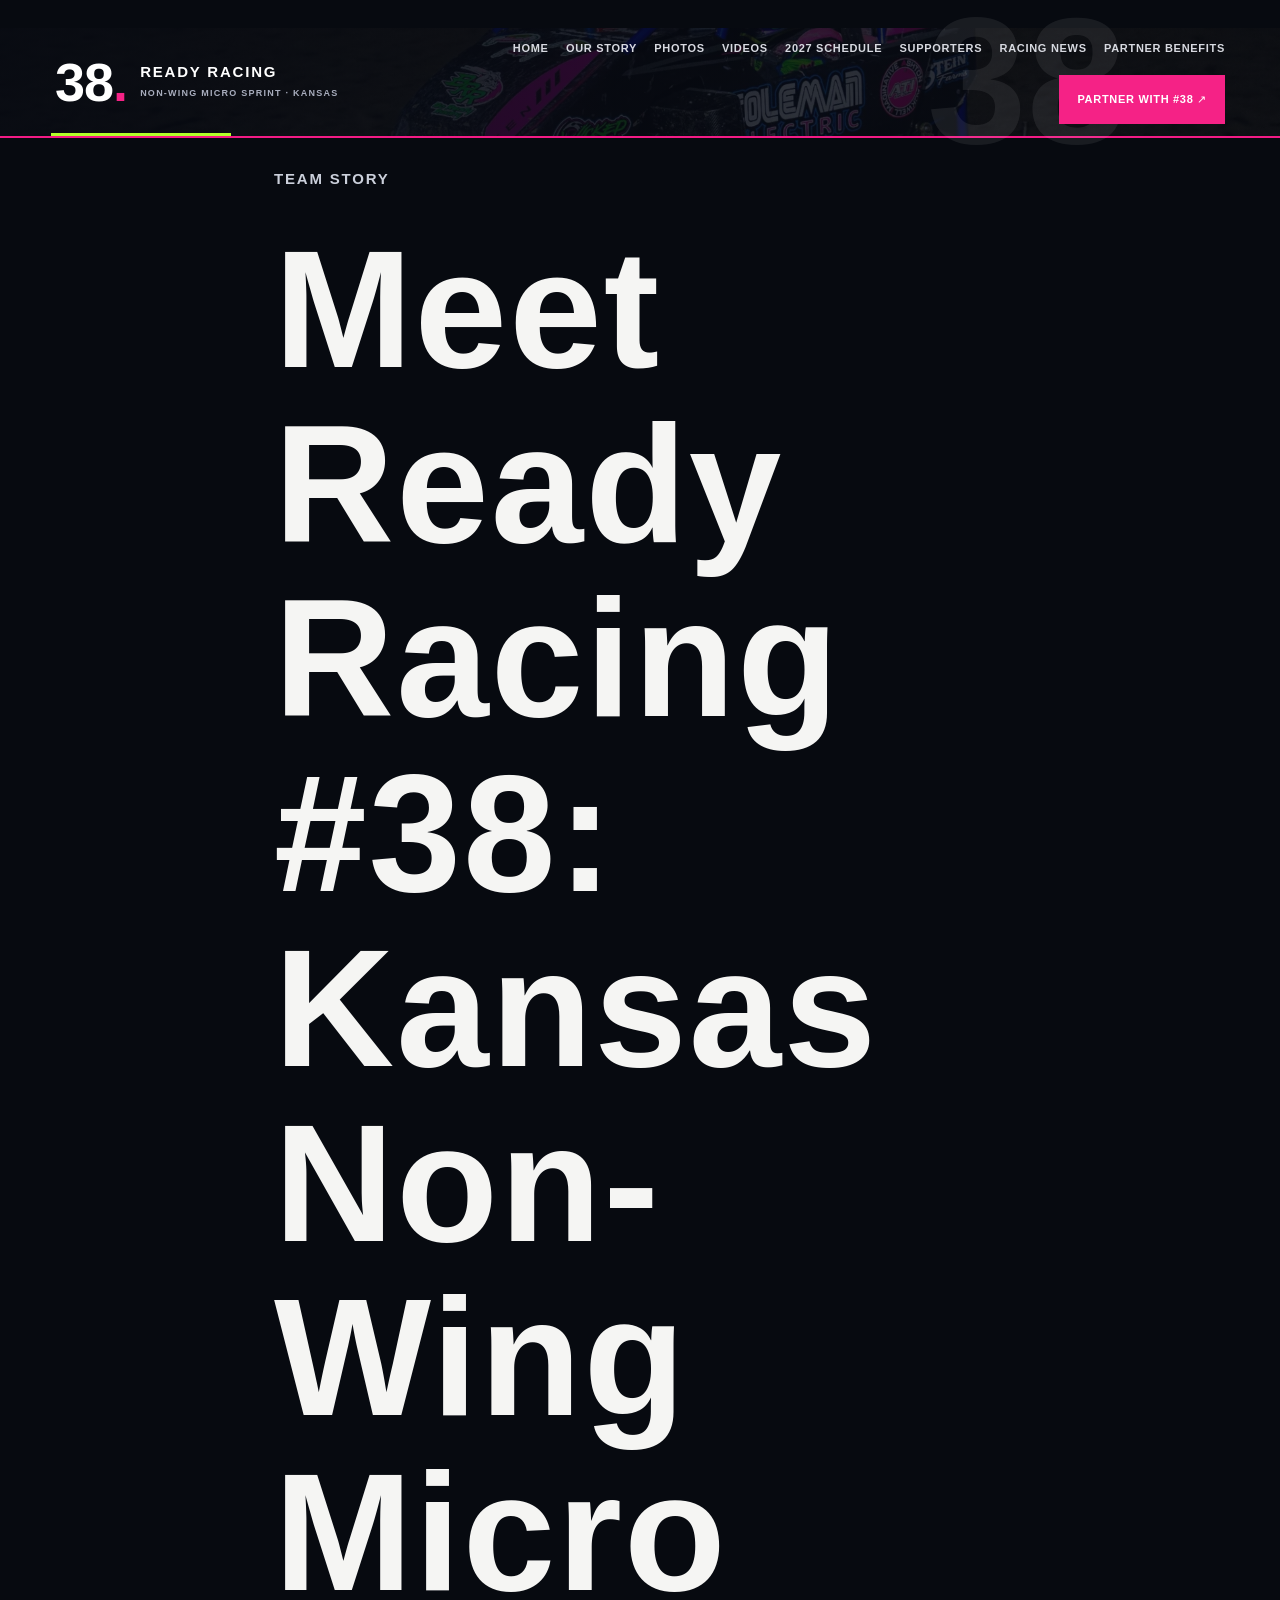
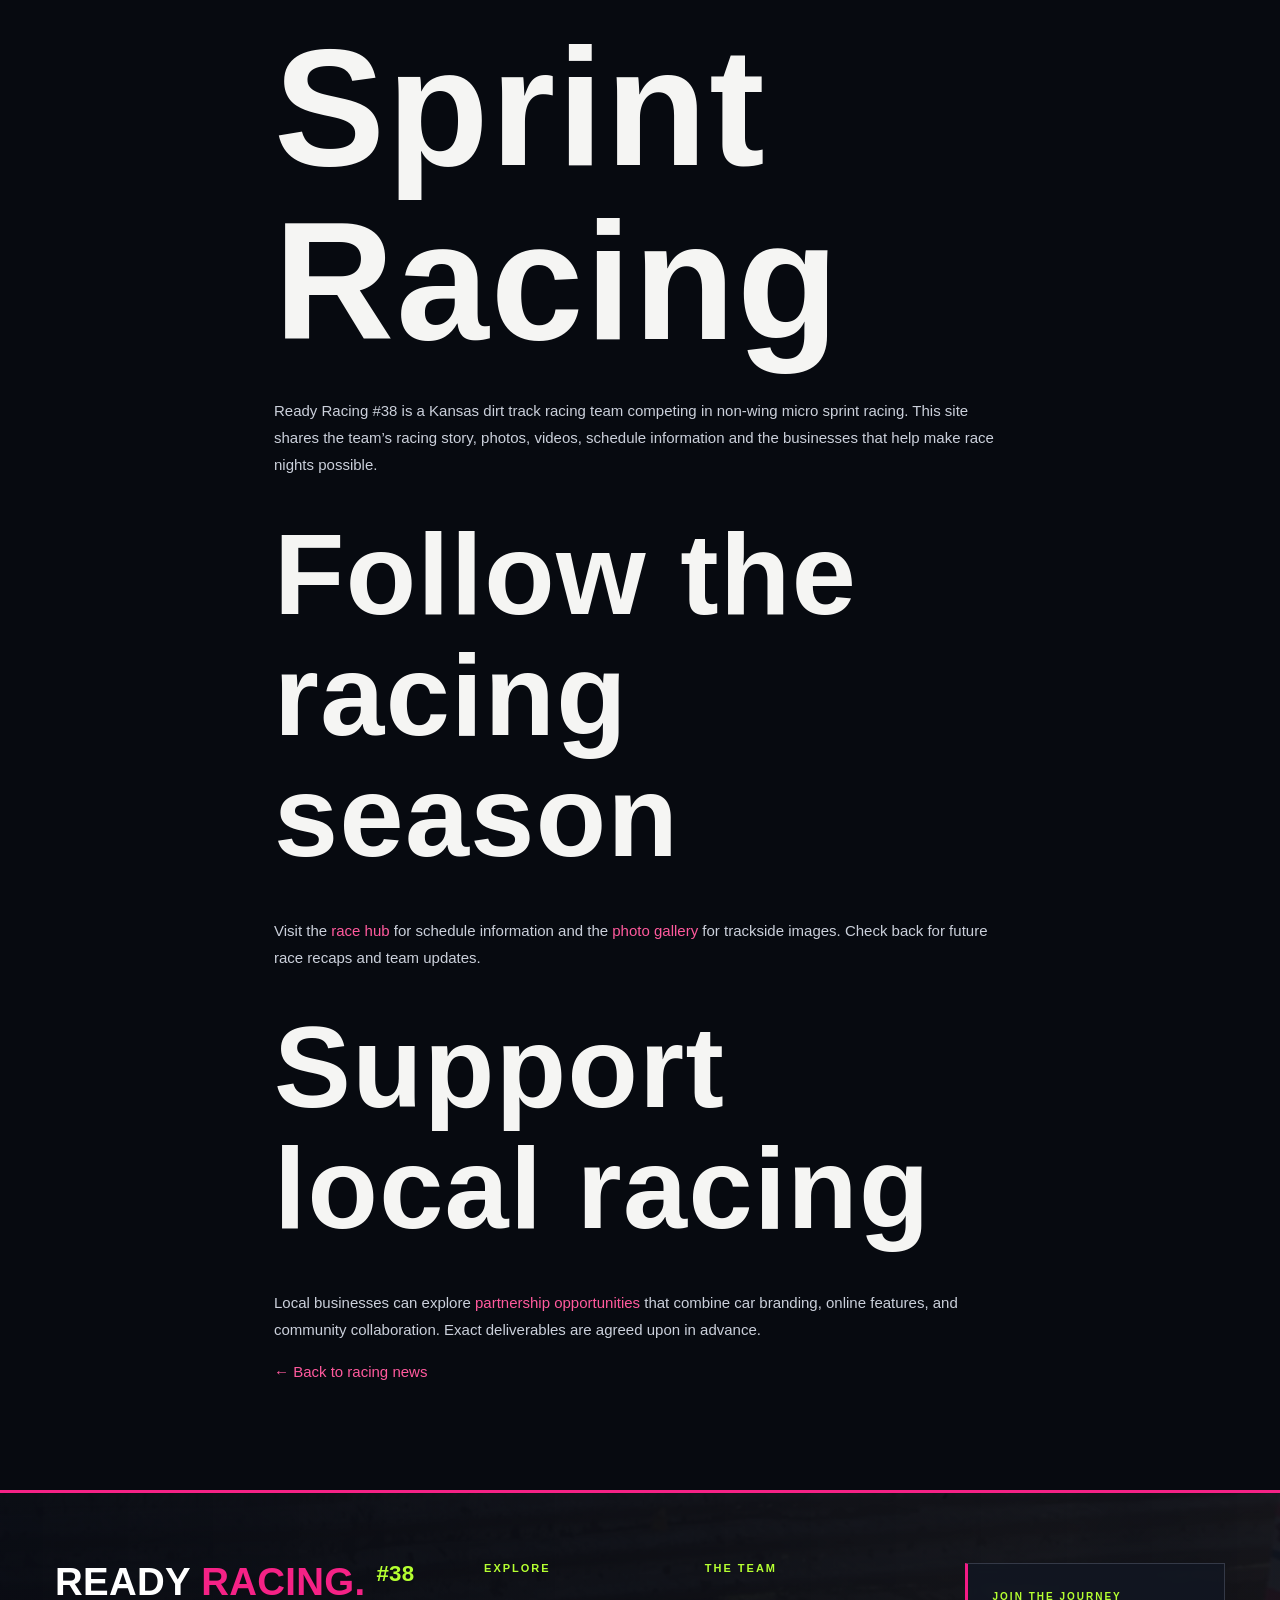
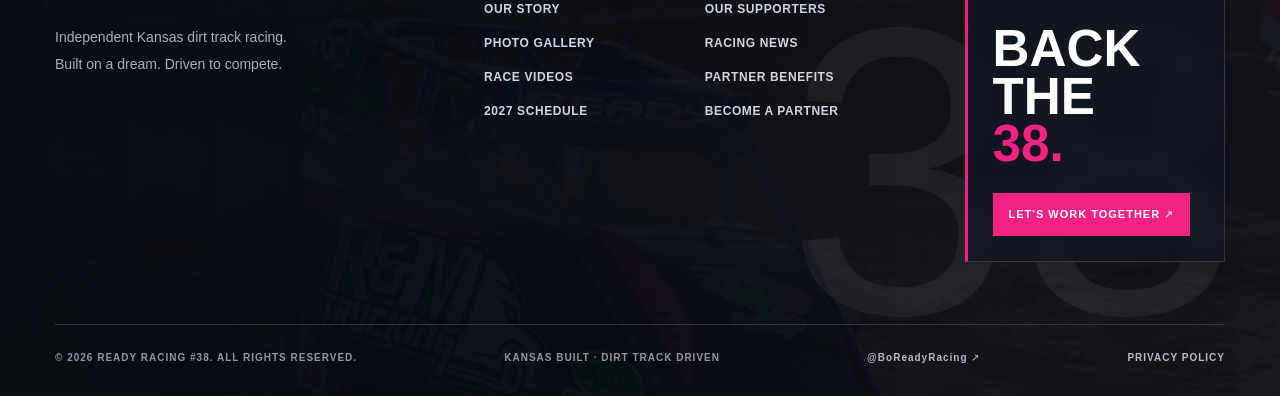
<file: meet-ready-racing-38.html>
<!doctype html><html lang="en"><head><meta charset="utf-8"><meta name="viewport" content="width=device-width,initial-scale=1"><meta name="theme-color" content="#090b10"><title>Meet Ready Racing #38: Kansas Non-Wing Micro Sprint Racing | Ready Racing #38</title><meta name="description" content="Get to know Ready Racing #38, a Kansas non-wing micro sprint team, and discover race-day stories, media and partnership opportunities."><link rel="canonical" href="https://boready.github.io/bo-ready-racing/meet-ready-racing-38.html"><meta property="og:type" content="article"><meta property="og:title" content="Meet Ready Racing #38: Kansas Non-Wing Micro Sprint Racing | Ready Racing #38"><meta property="og:description" content="Get to know Ready Racing #38, a Kansas non-wing micro sprint team, and discover race-day stories, media and partnership opportunities."><meta property="og:image" content="https://boready.github.io/bo-ready-racing/assets/photo-25.webp"><meta property="og:url" content="https://boready.github.io/bo-ready-racing/meet-ready-racing-38.html"><meta name="twitter:card" content="summary_large_image"><link rel="icon" href="favicon.svg"><link rel="stylesheet" href="styles.css"><script type="application/ld+json">{"@context":"https://schema.org","@type":"BlogPosting","headline":"Meet Ready Racing #38: Kansas Non-Wing Micro Sprint Racing","description":"Get to know Ready Racing #38, a Kansas non-wing micro sprint team, and discover race-day stories, media and partnership opportunities.","author":{"@type":"Organization","name":"Ready Racing #38"},"publisher":{"@type":"Organization","name":"Ready Racing #38"},"mainEntityOfPage":"https://boready.github.io/bo-ready-racing/meet-ready-racing-38.html","image":"https://boready.github.io/bo-ready-racing/assets/photo-25.webp"}</script><style>.rr-blog-hero{padding:95px 6% 55px;background:linear-gradient(135deg,#161924,#090b10)}.rr-blog-wrap{max-width:1100px;margin:auto;padding:48px 24px 90px}.rr-blog-grid{display:grid;grid-template-columns:repeat(auto-fit,minmax(270px,1fr));gap:24px}.rr-blog-card{background:#151923;border:1px solid #343845;padding:26px}.rr-blog-card a,.rr-article a{color:#ff5a9d}.rr-blog-card h2{font-size:28px;line-height:1.15}.rr-article{max-width:780px;margin:auto;padding:55px 24px 90px;line-height:1.8}.rr-article h2{margin-top:36px}.rr-blog-eyebrow{color:#ff5a9d;font-weight:800;letter-spacing:.12em;text-transform:uppercase}.rr-blog-hero h1{font-size:clamp(42px,7vw,86px);line-height:1}.rr-blog-card p,.rr-article p{color:#cbd0db}.rr-article ul{padding-left:24px}@media(max-width:650px){.rr-blog-hero{padding-top:55px}}</style></head><body class="platinum-body"><header class="rr-header"><a aria-label="Ready Racing 38 home" class="rr-brand" href="index.html"><span class="rr-brand-number">38<span class="rr-brand-dot">.</span></span><span class="rr-brand-name"><strong>READY RACING</strong><small>NON-WING MICRO SPRINT · KANSAS</small></span></a><button aria-controls="rr-site-nav" aria-expanded="false" aria-label="Open navigation" class="rr-menu-toggle" type="button"><span></span><span></span><span></span></button><nav aria-label="Main navigation" class="rr-site-nav" id="rr-site-nav"><a href="index.html">HOME</a><a href="index.html#story">OUR STORY</a><a href="gallery.html">PHOTOS</a><a href="index.html#videos">VIDEOS</a><a href="index.html#race-hub">2027 SCHEDULE</a><a href="index.html#partners">SUPPORTERS</a><a href="blog.html">RACING NEWS</a><a href="partner-benefits.html">PARTNER BENEFITS</a><a class="rr-nav-cta" href="sponsorship.html">PARTNER WITH #38 <span aria-hidden="true">↗</span></a></nav></header><main><article class="rr-article"><p class="rr-blog-eyebrow">Team Story</p><h1>Meet Ready Racing #38: Kansas Non-Wing Micro Sprint Racing</h1><p>Ready Racing #38 is a Kansas dirt track racing team competing in non-wing micro sprint racing. This site shares the team’s racing story, photos, videos, schedule information and the businesses that help make race nights possible.</p><h2>Follow the racing season</h2><p>Visit the <a href="index.html#race-hub">race hub</a> for schedule information and the <a href="gallery.html">photo gallery</a> for trackside images. Check back for future race recaps and team updates.</p><h2>Support local racing</h2><p>Local businesses can explore <a href="partner-benefits.html">partnership opportunities</a> that combine car branding, online features, and community collaboration. Exact deliverables are agreed upon in advance.</p><p><a href="blog.html">← Back to racing news</a></p></article></main><footer class="rr-footer"><div class="rr-footer-top"><div class="rr-footer-identity"><a class="rr-footer-logo" href="index.html">READY <span>RACING.</span> <b>#38</b></a><p>Independent Kansas dirt track racing.<br/>Built on a dream. Driven to compete.</p></div><div class="rr-footer-col"><h3>EXPLORE</h3><a href="index.html#story">OUR STORY</a><a href="gallery.html">PHOTO GALLERY</a><a href="index.html#videos">RACE VIDEOS</a><a href="index.html#race-hub">2027 SCHEDULE</a></div><div class="rr-footer-col"><h3>THE TEAM</h3><a href="index.html#partners">OUR SUPPORTERS</a><a href="blog.html">RACING NEWS</a><a href="partner-benefits.html">PARTNER BENEFITS</a><a href="sponsorship.html">BECOME A PARTNER</a></div><div class="rr-footer-callout"><span>JOIN THE JOURNEY</span><strong>BACK THE<br/><em>38.</em></strong><a href="sponsorship.html">LET'S WORK TOGETHER ↗</a></div></div><div class="rr-footer-bottom"><span>© <span class="rr-current-year"></span> READY RACING #38. ALL RIGHTS RESERVED.</span><span>KANSAS BUILT · DIRT TRACK DRIVEN</span><a href="https://www.facebook.com/BoReadyRacing" target="_blank" rel="noopener noreferrer" aria-label="Follow Ready Racing on Facebook">@BoReadyRacing ↗</a><a href="privacy.html">PRIVACY POLICY</a></div></footer><script defer src="navigation.js"></script></body></html>
</file>
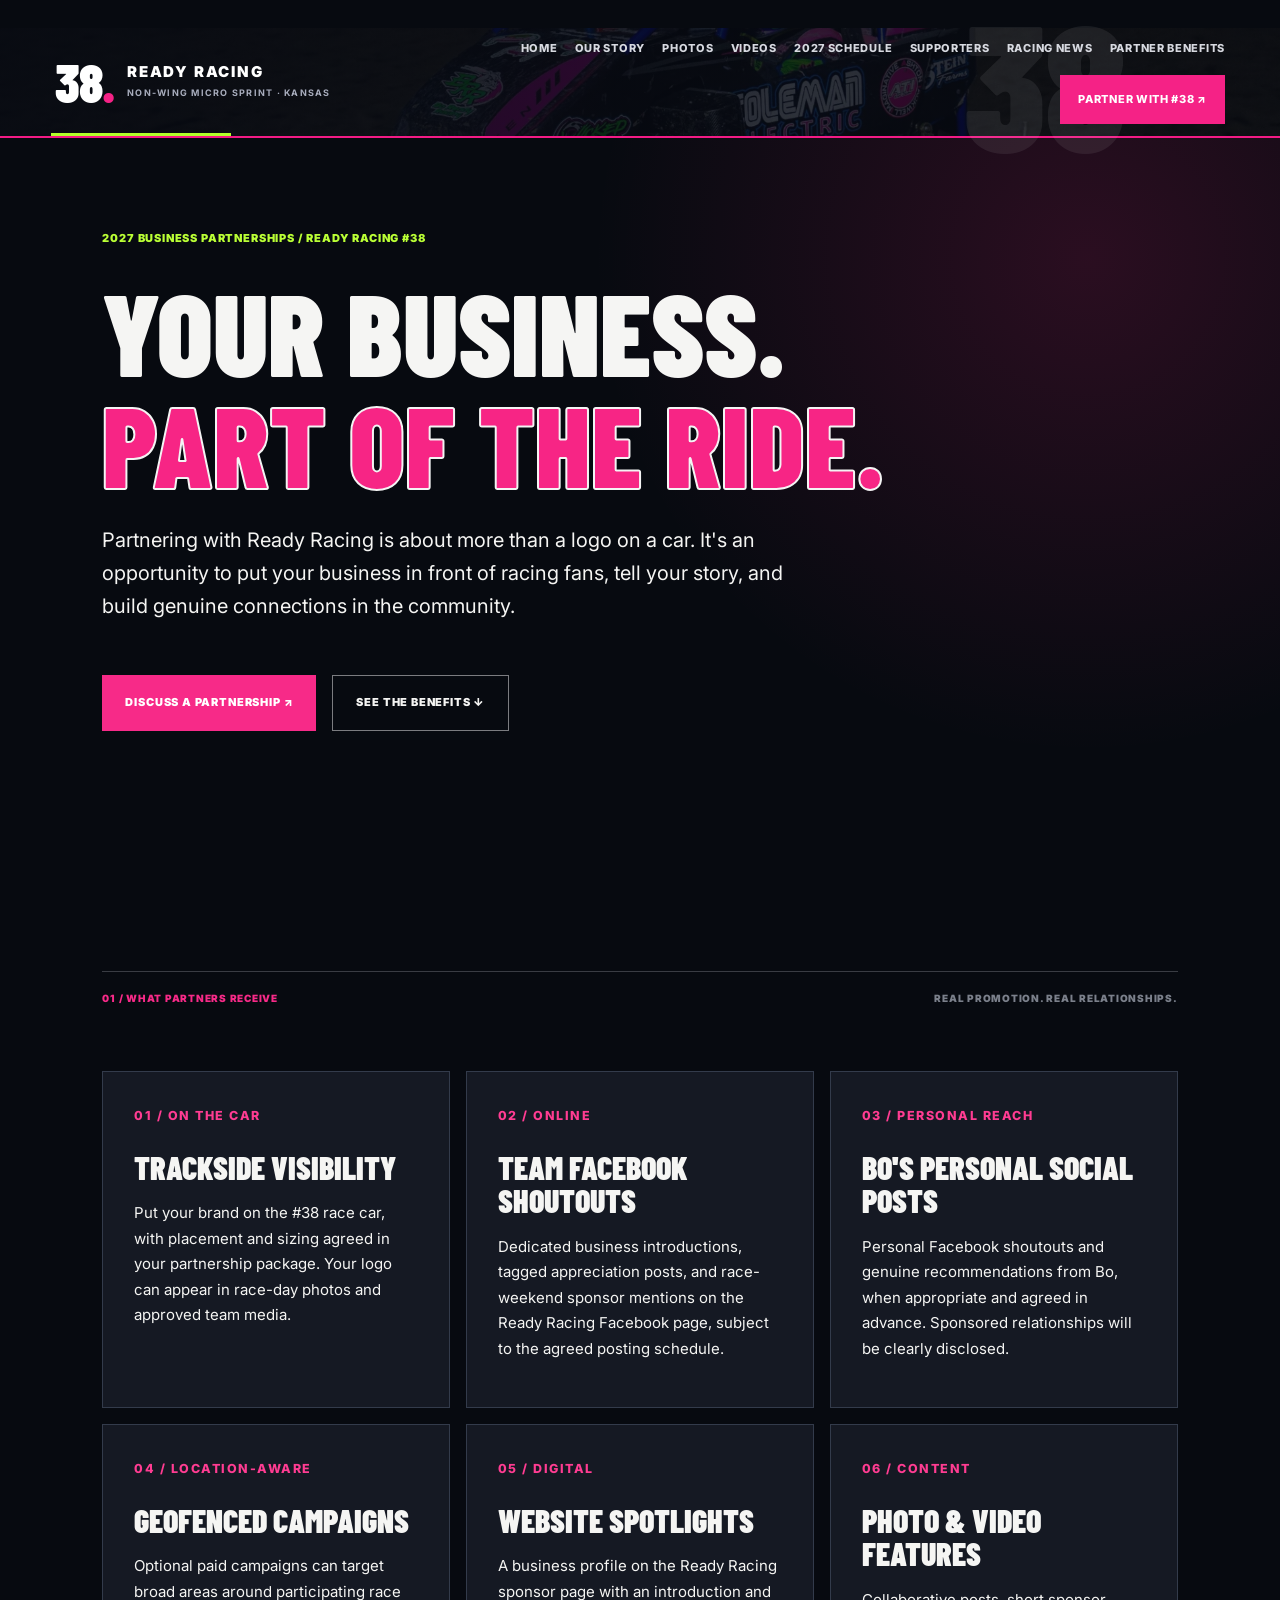
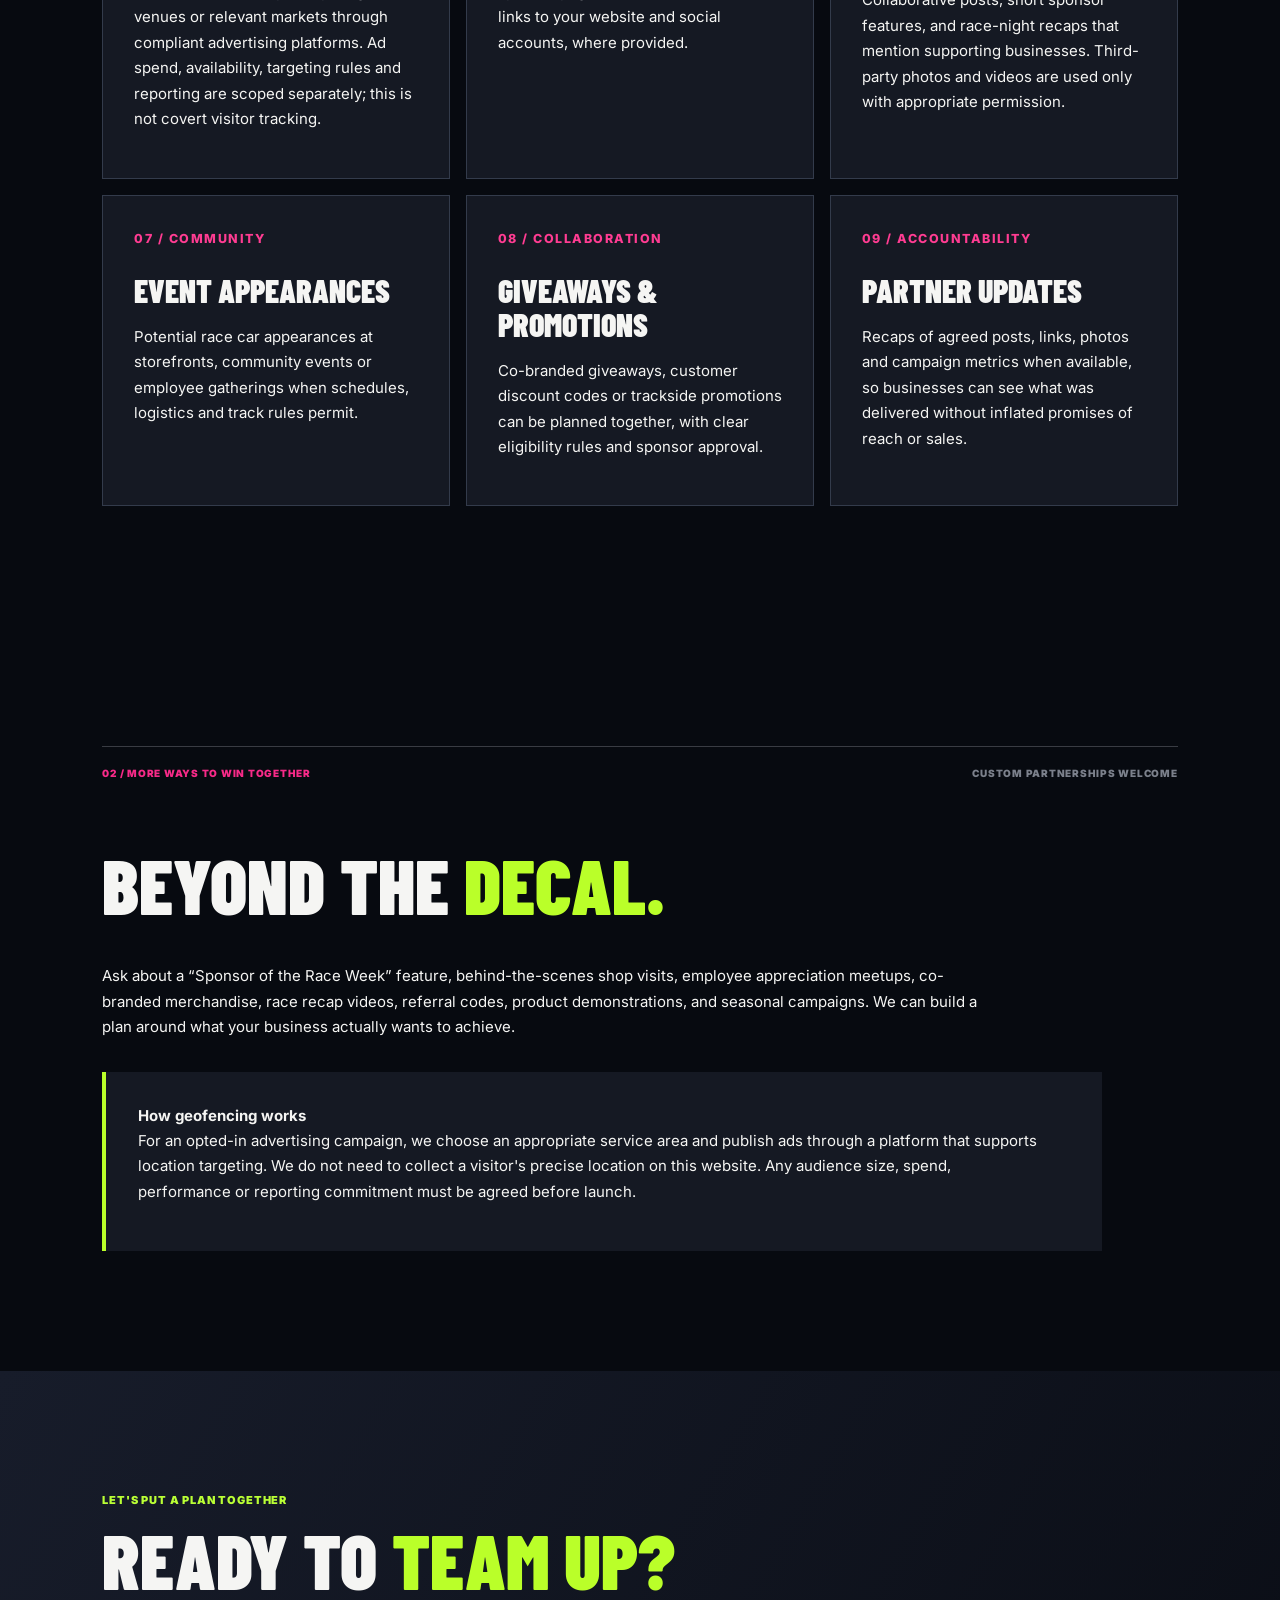
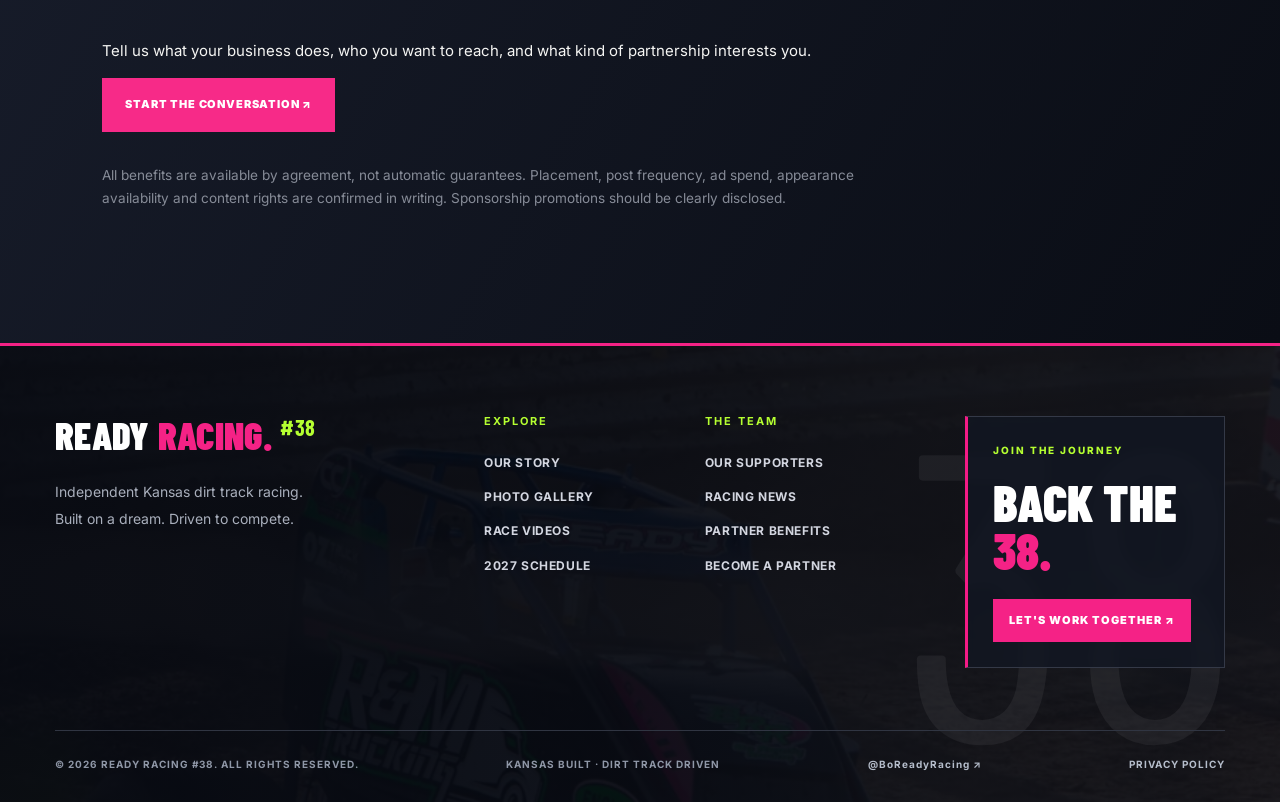
<file: partner-benefits.html>
<!DOCTYPE html>
<html lang="en"><head><meta charset="utf-8"/><meta content="width=device-width,initial-scale=1" name="viewport"/><meta content="Discover nine race car sponsorship and business promotion opportunities with Ready Racing #38, a Kansas non-wing micro sprint team. Benefits depend on your partnership agreement." name="description"/><title>Race Car Sponsorship Benefits in Kansas | Ready Racing #38</title><link rel="canonical" href="https://boready.github.io/bo-ready-racing/partner-benefits.html"><link href="favicon.svg" rel="icon" type="image/svg+xml"/><link href="https://fonts.googleapis.com/css2?family=Barlow+Condensed:wght@500;600;700;800;900&amp;family=Inter:wght@400;500;600;700;800&amp;display=swap" rel="stylesheet"/><link href="styles.css" rel="stylesheet"/></head><body class="platinum-body benefits-page"><header class="rr-header"><a aria-label="Ready Racing 38 home" class="rr-brand" href="index.html"><span class="rr-brand-number">38<span class="rr-brand-dot">.</span></span><span class="rr-brand-name"><strong>READY RACING</strong><small>NON-WING MICRO SPRINT · KANSAS</small></span></a><button aria-controls="rr-site-nav" aria-expanded="false" aria-label="Open navigation" class="rr-menu-toggle" type="button"><span></span><span></span><span></span></button><nav aria-label="Main navigation" class="rr-site-nav" id="rr-site-nav"><a href="index.html">HOME</a><a href="index.html#story">OUR STORY</a><a href="gallery.html">PHOTOS</a><a href="index.html#videos">VIDEOS</a><a href="index.html#race-hub">2027 SCHEDULE</a><a href="index.html#partners">SUPPORTERS</a><a href="blog.html">RACING NEWS</a><a href="partner-benefits.html">PARTNER BENEFITS</a><a class="rr-nav-cta" href="sponsorship.html">PARTNER WITH #38 <span aria-hidden="true">↗</span></a></nav></header><main><section class="section benefits-hero"><p class="overline">2027 BUSINESS PARTNERSHIPS / READY RACING #38</p><h1>YOUR BUSINESS.<br/><em>PART OF THE RIDE.</em></h1><p>Partnering with Ready Racing is about more than a logo on a car. It's an opportunity to put your business in front of racing fans, tell your story, and build genuine connections in the community.</p><div class="benefits-actions"><a class="button primary" href="sponsorship.html">DISCUSS A PARTNERSHIP ↗</a><a class="button ghost" href="#benefits">SEE THE BENEFITS ↓</a></div></section><section class="section" id="benefits"><div class="section-top"><span class="index">01 / WHAT PARTNERS RECEIVE</span><span class="side-note">REAL PROMOTION. REAL RELATIONSHIPS.</span></div><div class="benefits-grid"><article><span>01 / ON THE CAR</span><h2>TRACKSIDE VISIBILITY</h2><p>Put your brand on the #38 race car, with placement and sizing agreed in your partnership package. Your logo can appear in race-day photos and approved team media.</p></article><article><span>02 / ONLINE</span><h2>TEAM FACEBOOK SHOUTOUTS</h2><p>Dedicated business introductions, tagged appreciation posts, and race-weekend sponsor mentions on the Ready Racing Facebook page, subject to the agreed posting schedule.</p></article><article><span>03 / PERSONAL REACH</span><h2>BO'S PERSONAL SOCIAL POSTS</h2><p>Personal Facebook shoutouts and genuine recommendations from Bo, when appropriate and agreed in advance. Sponsored relationships will be clearly disclosed.</p></article><article><span>04 / LOCATION-AWARE</span><h2>GEOFENCED CAMPAIGNS</h2><p>Optional paid campaigns can target broad areas around participating race venues or relevant markets through compliant advertising platforms. Ad spend, availability, targeting rules and reporting are scoped separately; this is not covert visitor tracking.</p></article><article><span>05 / DIGITAL</span><h2>WEBSITE SPOTLIGHTS</h2><p>A business profile on the Ready Racing sponsor page with an introduction and links to your website and social accounts, where provided.</p></article><article><span>06 / CONTENT</span><h2>PHOTO &amp; VIDEO FEATURES</h2><p>Collaborative posts, short sponsor features, and race-night recaps that mention supporting businesses. Third-party photos and videos are used only with appropriate permission.</p></article><article><span>07 / COMMUNITY</span><h2>EVENT APPEARANCES</h2><p>Potential race car appearances at storefronts, community events or employee gatherings when schedules, logistics and track rules permit.</p></article><article><span>08 / COLLABORATION</span><h2>GIVEAWAYS &amp; PROMOTIONS</h2><p>Co-branded giveaways, customer discount codes or trackside promotions can be planned together, with clear eligibility rules and sponsor approval.</p></article><article><span>09 / ACCOUNTABILITY</span><h2>PARTNER UPDATES</h2><p>Recaps of agreed posts, links, photos and campaign metrics when available, so businesses can see what was delivered without inflated promises of reach or sales.</p></article></div></section><section class="section benefits-ideas"><div class="section-top"><span class="index">02 / MORE WAYS TO WIN TOGETHER</span><span class="side-note">CUSTOM PARTNERSHIPS WELCOME</span></div><h2>BEYOND THE <span>DECAL.</span></h2><p>Ask about a “Sponsor of the Race Week” feature, behind-the-scenes shop visits, employee appreciation meetups, co-branded merchandise, race recap videos, referral codes, product demonstrations, and seasonal campaigns. We can build a plan around what your business actually wants to achieve.</p><div class="benefits-note"><strong>How geofencing works</strong><p>For an opted-in advertising campaign, we choose an appropriate service area and publish ads through a platform that supports location targeting. We do not need to collect a visitor's precise location on this website. Any audience size, spend, performance or reporting commitment must be agreed before launch.</p></div></section><section class="section benefits-cta"><p class="overline">LET'S PUT A PLAN TOGETHER</p><h2>READY TO <span>TEAM UP?</span></h2><p>Tell us what your business does, who you want to reach, and what kind of partnership interests you.</p><a class="button primary" href="sponsorship.html">START THE CONVERSATION ↗</a><p class="disclaimer">All benefits are available by agreement, not automatic guarantees. Placement, post frequency, ad spend, appearance availability and content rights are confirmed in writing. Sponsorship promotions should be clearly disclosed.</p></section></main><footer class="rr-footer"><div class="rr-footer-top"><div class="rr-footer-identity"><a class="rr-footer-logo" href="index.html">READY <span>RACING.</span> <b>#38</b></a><p>Independent Kansas dirt track racing.<br/>Built on a dream. Driven to compete.</p></div><div class="rr-footer-col"><h3>EXPLORE</h3><a href="index.html#story">OUR STORY</a><a href="gallery.html">PHOTO GALLERY</a><a href="index.html#videos">RACE VIDEOS</a><a href="index.html#race-hub">2027 SCHEDULE</a></div><div class="rr-footer-col"><h3>THE TEAM</h3><a href="index.html#partners">OUR SUPPORTERS</a><a href="blog.html">RACING NEWS</a><a href="partner-benefits.html">PARTNER BENEFITS</a><a href="sponsorship.html">BECOME A PARTNER</a></div><div class="rr-footer-callout"><span>JOIN THE JOURNEY</span><strong>BACK THE<br/><em>38.</em></strong><a href="sponsorship.html">LET'S WORK TOGETHER ↗</a></div></div><div class="rr-footer-bottom"><span>© <span class="rr-current-year"></span> READY RACING #38. ALL RIGHTS RESERVED.</span><span>KANSAS BUILT · DIRT TRACK DRIVEN</span><a href="https://www.facebook.com/BoReadyRacing" target="_blank" rel="noopener noreferrer" aria-label="Follow Ready Racing on Facebook">@BoReadyRacing ↗</a><a href="privacy.html">PRIVACY POLICY</a></div></footer><script defer="True" src="navigation.js"></script></body></html>
</file>
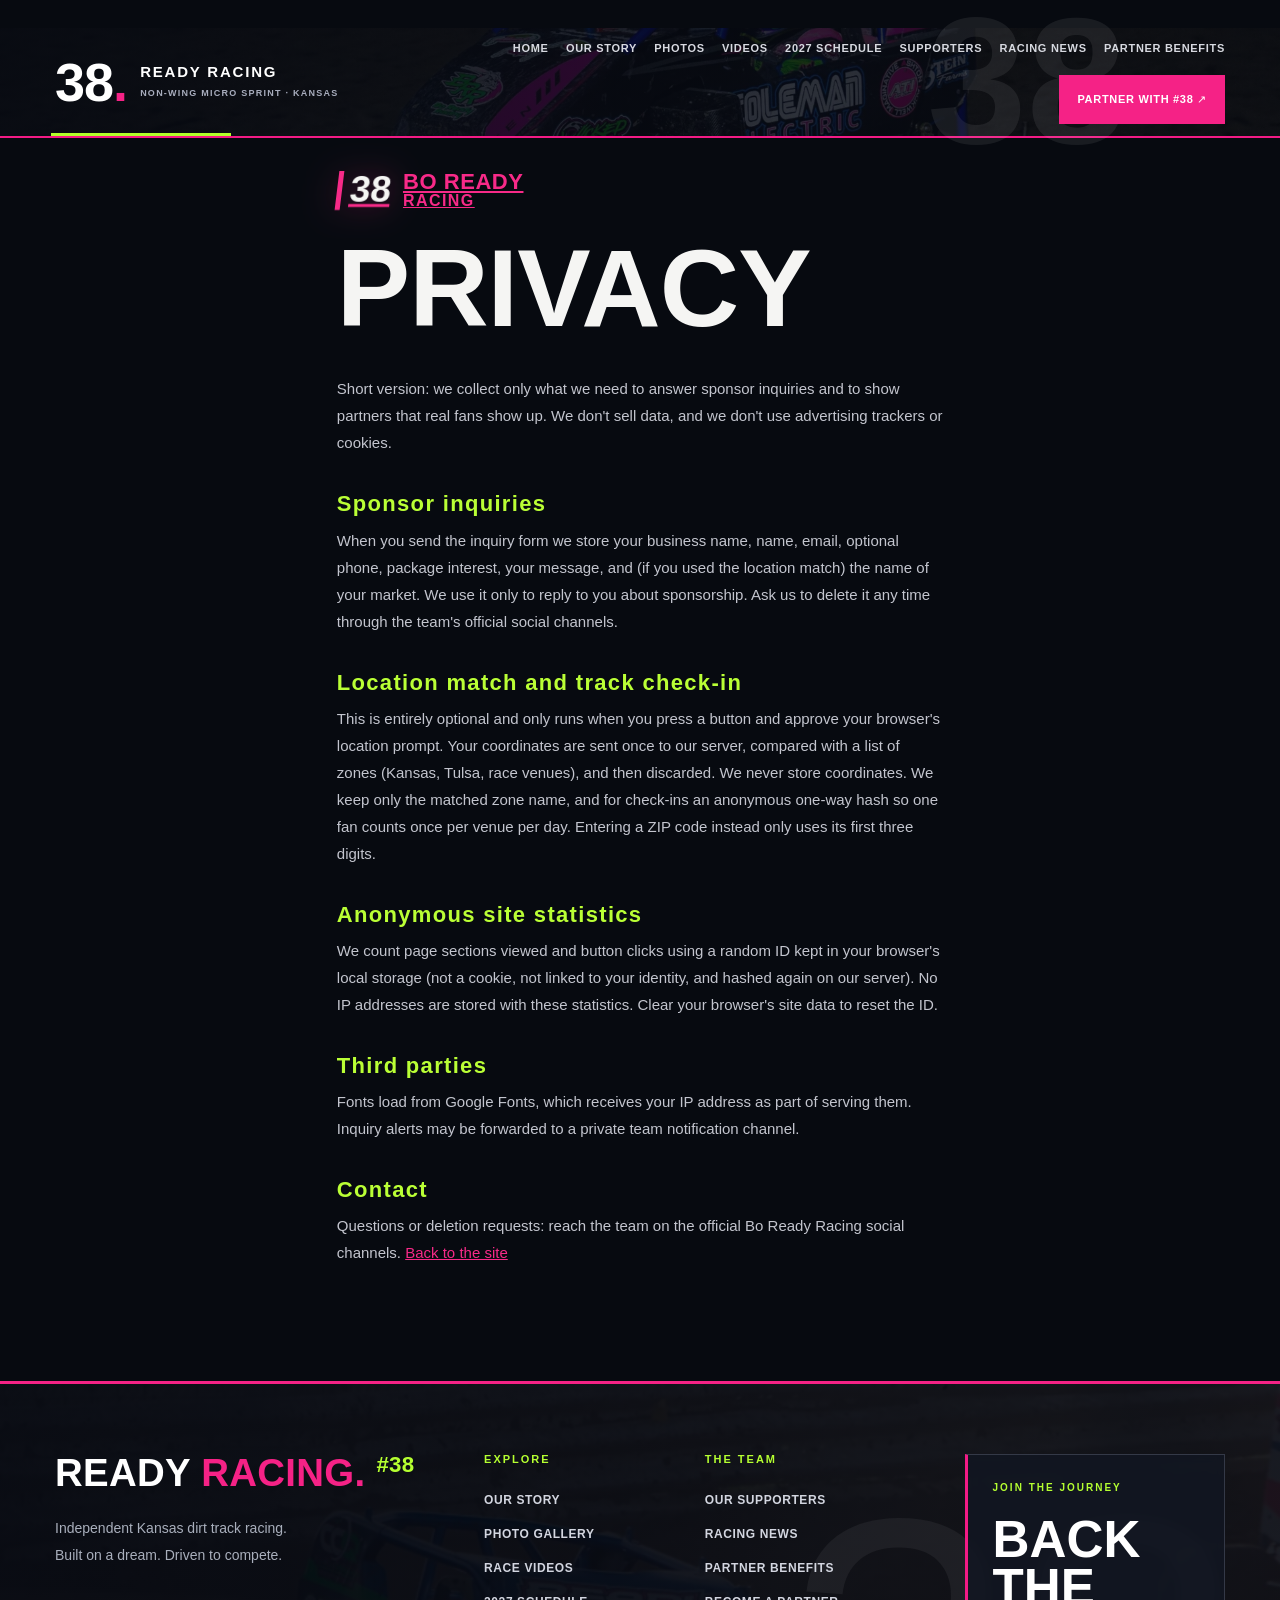
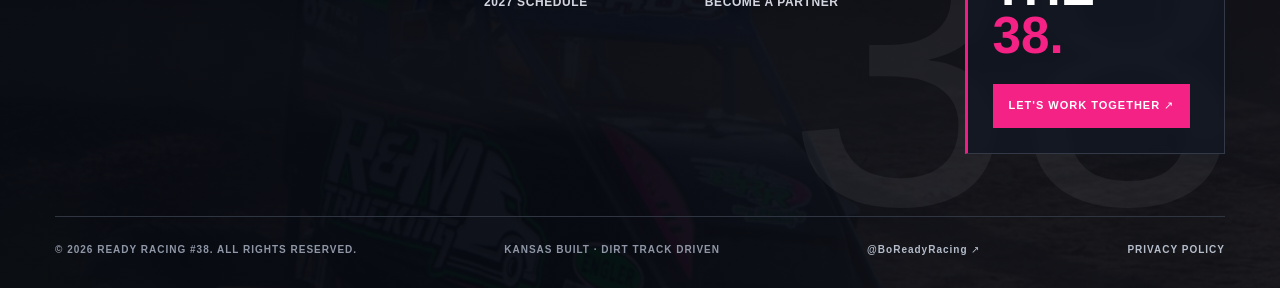
<file: privacy.html>
<!DOCTYPE html>
<html lang="en"><head><meta charset="utf-8"/><meta content="width=device-width,initial-scale=1" name="viewport"/><title>Privacy — Bo Ready Racing</title><link href="favicon.svg" rel="icon"/><link href="styles.css" rel="stylesheet"/>
<style>.legal{max-width:760px;margin:0 auto;padding:60px 6% 100px}.legal h1{font-size:clamp(60px,10vw,110px);letter-spacing:-1px;margin:20px 0 30px}.legal h2{font:800 22px 'Barlow Condensed',sans-serif;letter-spacing:.06em;line-height:1.1;margin:36px 0 10px;color:var(--green)}.legal p,.legal li{color:#c3c5ce;line-height:1.8}.legal a{color:var(--pink);text-decoration:underline}</style></head><body><header class="rr-header"><a aria-label="Ready Racing 38 home" class="rr-brand" href="index.html"><span class="rr-brand-number">38<span class="rr-brand-dot">.</span></span><span class="rr-brand-name"><strong>READY RACING</strong><small>NON-WING MICRO SPRINT · KANSAS</small></span></a><button aria-controls="rr-site-nav" aria-expanded="false" aria-label="Open navigation" class="rr-menu-toggle" type="button"><span></span><span></span><span></span></button><nav aria-label="Main navigation" class="rr-site-nav" id="rr-site-nav"><a href="index.html">HOME</a><a href="index.html#story">OUR STORY</a><a href="gallery.html">PHOTOS</a><a href="index.html#videos">VIDEOS</a><a href="index.html#race-hub">2027 SCHEDULE</a><a href="index.html#partners">SUPPORTERS</a><a href="blog.html">RACING NEWS</a><a href="partner-benefits.html">PARTNER BENEFITS</a><a class="rr-nav-cta" href="sponsorship.html">PARTNER WITH #38 <span aria-hidden="true">↗</span></a></nav></header>
<main class="legal"><a class="brand" href="/"><span class="brand-icon">38</span><span class="brand-word">BO READY <strong>RACING</strong></span></a>
<h1>PRIVACY</h1><p>Short version: we collect only what we need to answer sponsor inquiries and to show partners that real fans show up. We don't sell data, and we don't use advertising trackers or cookies.</p>
<h2>Sponsor inquiries</h2><p>When you send the inquiry form we store your business name, name, email, optional phone, package interest, your message, and (if you used the location match) the name of your market. We use it only to reply to you about sponsorship. Ask us to delete it any time through the team's official social channels.</p>
<h2>Location match and track check-in</h2><p>This is entirely optional and only runs when you press a button and approve your browser's location prompt. Your coordinates are sent once to our server, compared with a list of zones (Kansas, Tulsa, race venues), and then discarded. We never store coordinates. We keep only the matched zone name, and for check-ins an anonymous one-way hash so one fan counts once per venue per day. Entering a ZIP code instead only uses its first three digits.</p>
<h2>Anonymous site statistics</h2><p>We count page sections viewed and button clicks using a random ID kept in your browser's local storage (not a cookie, not linked to your identity, and hashed again on our server). No IP addresses are stored with these statistics. Clear your browser's site data to reset the ID.</p>
<h2>Third parties</h2><p>Fonts load from Google Fonts, which receives your IP address as part of serving them. Inquiry alerts may be forwarded to a private team notification channel.</p>
<h2>Contact</h2><p>Questions or deletion requests: reach the team on the official Bo Ready Racing social channels. <a href="/">Back to the site</a></p></main><footer class="rr-footer"><div class="rr-footer-top"><div class="rr-footer-identity"><a class="rr-footer-logo" href="index.html">READY <span>RACING.</span> <b>#38</b></a><p>Independent Kansas dirt track racing.<br/>Built on a dream. Driven to compete.</p></div><div class="rr-footer-col"><h3>EXPLORE</h3><a href="index.html#story">OUR STORY</a><a href="gallery.html">PHOTO GALLERY</a><a href="index.html#videos">RACE VIDEOS</a><a href="index.html#race-hub">2027 SCHEDULE</a></div><div class="rr-footer-col"><h3>THE TEAM</h3><a href="index.html#partners">OUR SUPPORTERS</a><a href="blog.html">RACING NEWS</a><a href="partner-benefits.html">PARTNER BENEFITS</a><a href="sponsorship.html">BECOME A PARTNER</a></div><div class="rr-footer-callout"><span>JOIN THE JOURNEY</span><strong>BACK THE<br/><em>38.</em></strong><a href="sponsorship.html">LET'S WORK TOGETHER ↗</a></div></div><div class="rr-footer-bottom"><span>© <span class="rr-current-year"></span> READY RACING #38. ALL RIGHTS RESERVED.</span><span>KANSAS BUILT · DIRT TRACK DRIVEN</span><a href="https://www.facebook.com/BoReadyRacing" target="_blank" rel="noopener noreferrer" aria-label="Follow Ready Racing on Facebook">@BoReadyRacing ↗</a><a href="privacy.html">PRIVACY POLICY</a></div></footer><script defer="True" src="navigation.js"></script></body></html>
</file>
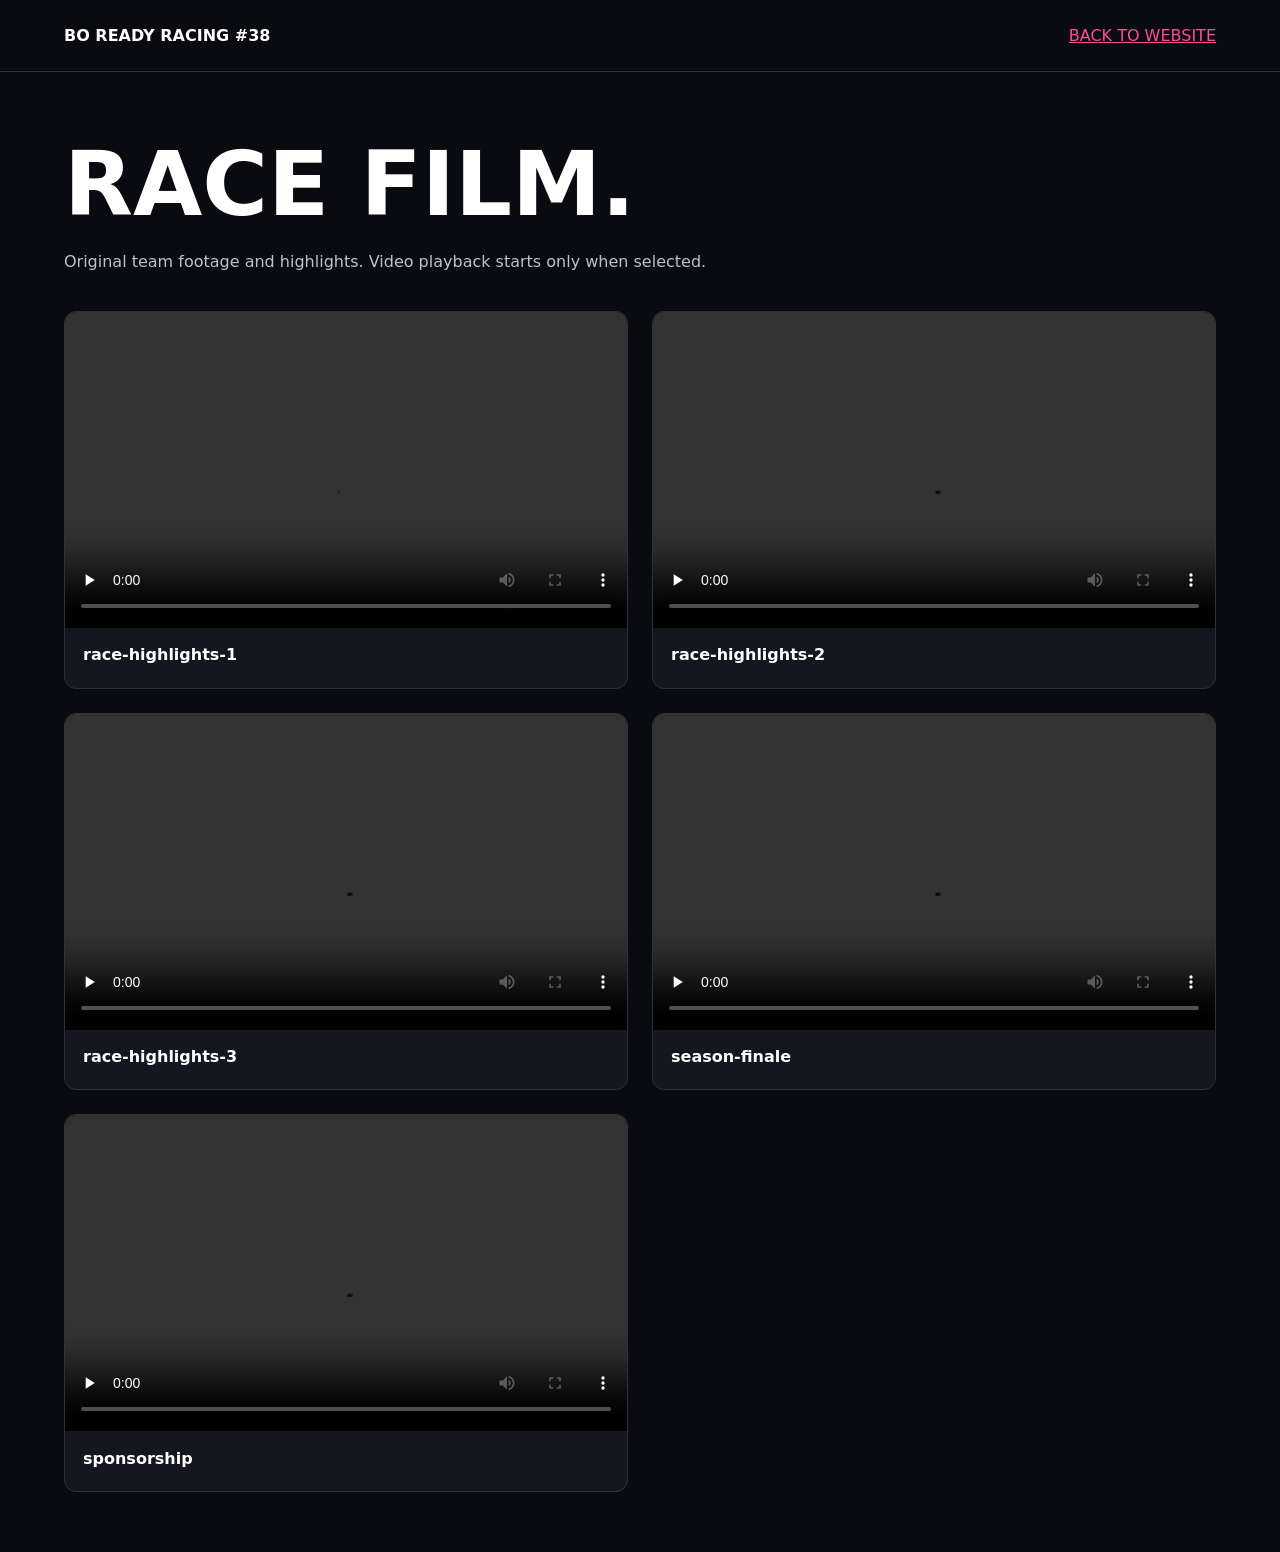
<file: race-film.html>
<!doctype html><html lang="en"><head><meta charset="utf-8"><meta name="viewport" content="width=device-width, initial-scale=1"><title>Race Film | Bo Ready Racing</title><style>body{background:#090b10;color:#fff;font-family:system-ui,sans-serif;margin:0}header{padding:26px 5vw;border-bottom:1px solid #333;display:flex;justify-content:space-between;align-items:center}a{color:#ff4c99}main{max-width:1400px;margin:auto;padding:60px 5vw}h1{font-size:clamp(3rem,7vw,6rem);margin:0 0 10px}.lead{color:#bfc1ca;margin-bottom:40px}.grid{display:grid;grid-template-columns:repeat(auto-fit,minmax(min(100%,380px),1fr));gap:24px}.video-card{background:#151720;border:1px solid #30313a;border-radius:12px;overflow:hidden}.video-card video{width:100%;aspect-ratio:16/9;background:#000}.video-card h2{font-size:1rem;padding:0 18px 10px}</style></head><body><header><b>BO READY RACING #38</b><a href="">BACK TO WEBSITE</a></header><main><h1>RACE FILM.</h1><p class="lead">Original team footage and highlights. Video playback starts only when selected.</p><div class="grid"><article class="video-card"><video controls preload="none" playsinline src="media/race-highlights-1.mp4"></video><h2>race-highlights-1</h2></article>
<article class="video-card"><video controls preload="none" playsinline src="media/race-highlights-2.mp4"></video><h2>race-highlights-2</h2></article>
<article class="video-card"><video controls preload="none" playsinline src="media/race-highlights-3.mp4"></video><h2>race-highlights-3</h2></article>
<article class="video-card"><video controls preload="none" playsinline src="media/season-finale.mp4"></video><h2>season-finale</h2></article>
<article class="video-card"><video controls preload="none" playsinline src="media/sponsorship.mp4"></video><h2>sponsorship</h2></article></div></main></body></html>
</file>
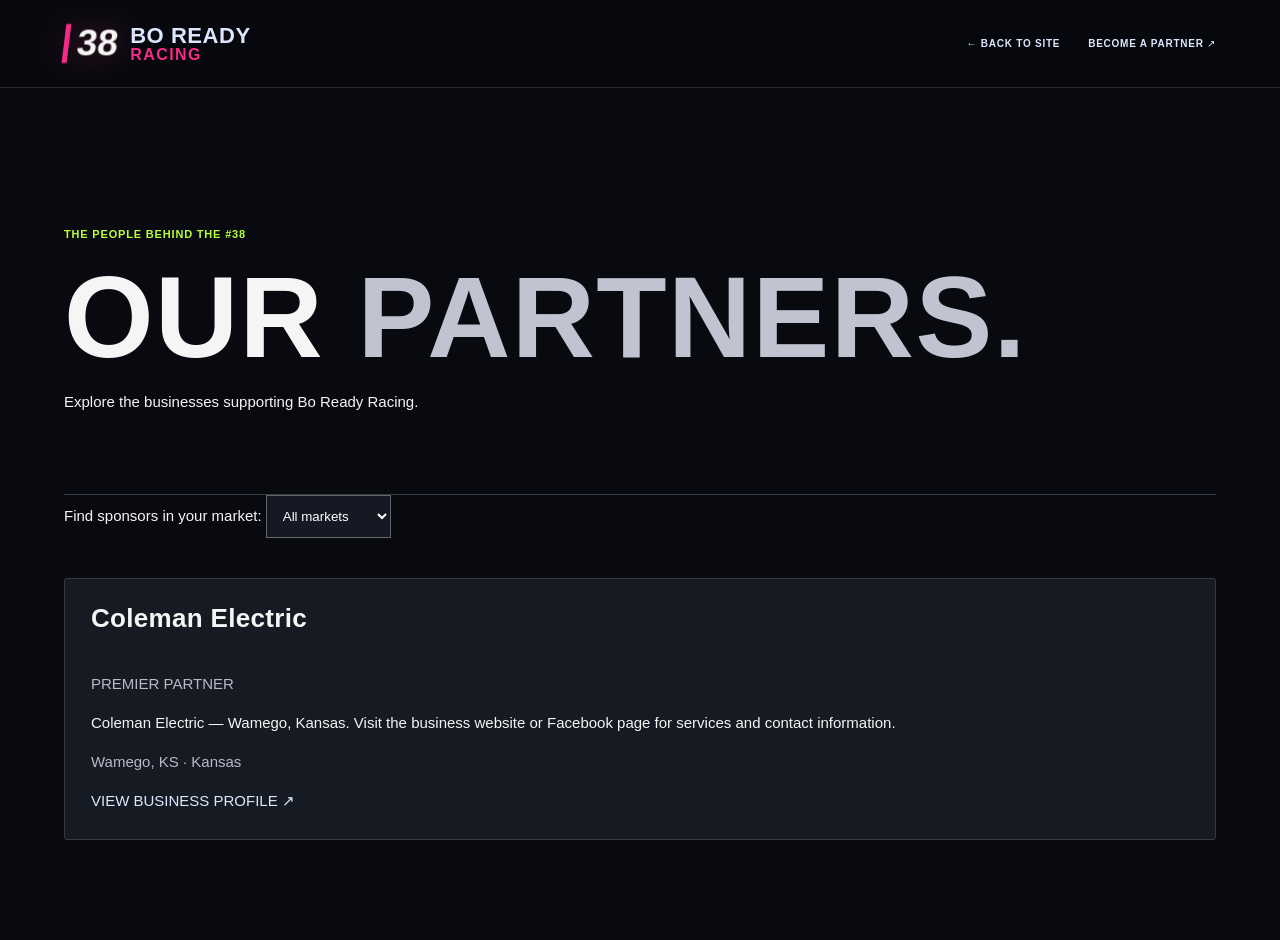
<file: sponsors.html>
<!doctype html><html lang="en"><head><meta charset="utf-8"><meta name="viewport" content="width=device-width,initial-scale=1"><title>Sponsor Partners | Bo Ready Racing #38</title><link rel="stylesheet" href="styles.css"><style>body{background:#080a0f;color:#f5f5f5;font-family:Inter,Arial,sans-serif}.s-wrap{max-width:1200px;margin:auto;padding:48px 24px 100px}.s-hero{padding:90px 0 65px;border-bottom:1px solid #363a42}.s-hero h1{font-size:clamp(52px,9vw,120px);line-height:.92;margin:20px 0;font-family:'Barlow Condensed',Impact,sans-serif}.s-hero h1 span{color:#bfc4d0}.s-grid{display:grid;grid-template-columns:repeat(auto-fit,minmax(260px,1fr));gap:18px;margin-top:40px}.s-card{background:#161a23;border:1px solid #363b46;padding:26px;border-radius:3px}.s-card img{max-width:180px;max-height:90px;object-fit:contain}.s-card a{color:#dce7ff}.s-card h2{font-size:26px}.s-meta{color:#b6bbc7}.s-empty{padding:35px;border:1px solid #343a43;margin-top:35px}input,select{padding:12px;background:#151923;border:1px solid #666;color:white}a{color:#dce7ff}</style></head><body><header class="gp-header"><a class="brand" href=""><span class="brand-icon">38</span><span class="brand-word">BO READY <strong>RACING</strong></span></a><nav class="gp-nav"><a href="">← BACK TO SITE</a><a href="index.html#inquiry">BECOME A PARTNER ↗</a></nav></header><main class="s-wrap"><div class="s-hero"><p class="overline">THE PEOPLE BEHIND THE #38</p><h1>OUR <span>PARTNERS.</span></h1><p>Explore the businesses supporting Bo Ready Racing.</p></div><p><label for="market">Find sponsors in your market: </label><select id="market"><option value="">All markets</option></select></p><div id="s-grid" class="s-grid" aria-live="polite"></div></main><script src="sponsors.js"></script></body></html>
</file>
<file: styles.css>
:root{--bg:#090b10;--panel:#11141b;--white:#f5f5f3;--muted:#969ba7;--pink:#ff257c;--green:#b9ff2b;--blue:#2774ff}*{box-sizing:border-box}html{scroll-behavior:smooth}body{margin:0;background:var(--bg);color:var(--white);font:15px/1.6 Inter,Arial,sans-serif}a{color:inherit;text-decoration:none}button{font:inherit;cursor:pointer}img{max-width:100%}.topline{height:28px;background:#151820;border-bottom:1px solid #282b32;color:#9ca1ab;display:flex;justify-content:space-between;align-items:center;padding:0 5%;font-size:9px;font-weight:800;letter-spacing:2px}.topline i{display:inline-block;width:5px;height:5px;background:var(--green);border-radius:50%;margin:0 12px}header{position:absolute;top:28px;left:0;width:100%;height:88px;z-index:10;display:flex;align-items:center;justify-content:space-between;padding:0 5%;border-bottom:1px solid #ffffff2b;background:linear-gradient(#06080bc9,#06080b22)}.brand{display:inline-flex;align-items:center;gap:12px}.brand-icon{font:900 37px/.9 'Barlow Condensed',sans-serif;letter-spacing:-2px;color:var(--white);border-left:5px solid var(--pink);padding-left:8px;transform:skew(-7deg)}.brand-word{font:900 22px/.9 'Barlow Condensed',sans-serif;letter-spacing:1px;display:flex;flex-direction:column}.brand-word strong{color:var(--pink);font-size:16px;letter-spacing:4px}nav{display:flex;align-items:center;gap:34px}nav a{font-size:10px;letter-spacing:1.5px;font-weight:800;transition:color .2s}nav a:hover{color:var(--pink)}nav .nav-cta{padding:16px 20px;background:var(--pink);color:white}nav .nav-cta span{margin-left:18px}#menu{display:none;background:transparent;color:white;border:0;font-size:27px}.hero{min-height:810px;height:calc(100svh - 28px);max-height:1150px;position:relative;overflow:hidden;display:flex;align-items:center}.hero-image{position:absolute;inset:0;background:url('assets/photo-25.webp') center 55%/cover no-repeat;filter:contrast(1.16) saturate(1.17)}.hero-shade{position:absolute;inset:0;background:linear-gradient(90deg,#07080de8 0%,#08090fba 34%,#08090f22 80%),linear-gradient(0deg,#090b10 0%,transparent 26%,#07090b3d 100%)}.hero-content{position:relative;z-index:2;margin:55px 0 0 9%;max-width:920px}.kicker,.overline{font-size:11px;letter-spacing:3px;font-weight:900;color:var(--green)}.dash{display:inline-block;width:28px;height:2px;background:var(--green);vertical-align:middle;margin-right:10px}h1,h2,p{margin-top:0}h1,h2{font-family:'Barlow Condensed',Impact,sans-serif;font-weight:900;line-height:.82;letter-spacing:-2px}h1{font-size:clamp(100px,13vw,220px);margin:30px 0 28px}h1 em{font-style:normal;color:transparent;-webkit-text-stroke:2px #f4f4f4}h1 em span{color:var(--pink);-webkit-text-stroke:0}.hero-description{font:800 14px/1.9 Inter,sans-serif;letter-spacing:2.2px}.hero-actions{display:flex;gap:12px;flex-wrap:wrap;margin-top:32px}.button{display:inline-flex;justify-content:space-between;align-items:center;gap:35px;padding:18px 23px;font-size:11px;font-weight:900;letter-spacing:1.1px;transition:transform .2s,background .2s}.button:hover{transform:translateY(-3px)}.primary{background:var(--pink);color:white}.ghost{border:1px solid #ffffff77}.hero-vertical{position:absolute;right:4%;top:45%;writing-mode:vertical-rl;font-size:10px;font-weight:800;letter-spacing:3px;color:#ffffffa8}.hero-bottom{position:absolute;bottom:33px;left:5%;right:5%;display:flex;justify-content:space-between;font-size:10px;font-weight:800;letter-spacing:2px;z-index:2}.hero-number{position:absolute;right:3%;bottom:0;font:900 330px/.7 'Barlow Condensed',sans-serif;color:#ffffff0c}.ticker{overflow:hidden;background:var(--green);color:#080a0b;padding:14px 0;white-space:nowrap;font:900 22px 'Barlow Condensed',sans-serif;letter-spacing:3px}.ticker div{width:max-content;animation:marquee 30s linear infinite}.ticker b{margin:0 28px;color:var(--pink)}@keyframes marquee{to{transform:translateX(-35%)}}.section{padding:120px 8%}.section-top{display:flex;justify-content:space-between;border-top:1px solid #393c43;padding-top:18px;margin-bottom:65px}.index,.side-note{font-size:10px;letter-spacing:2.5px;font-weight:900}.index{color:var(--pink)}.side-note{color:#7b808b}h2{font-size:clamp(75px,9vw,155px);margin-bottom:40px}h2 span{color:var(--pink)}.story-grid{display:grid;grid-template-columns:1fr 1fr;gap:9%;align-items:center}.story .overline{margin-bottom:24px}.body-copy{color:#a6a9b0;max-width:530px;font-size:15px;line-height:1.95}.arrow-link{display:inline-flex;gap:65px;border-bottom:1px solid var(--pink);padding:16px 0;margin-top:22px;font-size:11px;font-weight:900;letter-spacing:1.6px}.arrow-link span{color:var(--pink)}.story-visual{position:relative;height:690px;overflow:hidden}.story-visual img{width:100%;height:100%;object-fit:cover;object-position:center}.image-tag{position:absolute;bottom:0;left:0;background:var(--pink);padding:13px 19px;font-size:10px;letter-spacing:2px;font-weight:900}.statement{min-height:610px;position:relative;display:grid;place-items:center;text-align:center;overflow:hidden}.statement-image{position:absolute;inset:0;background:url('assets/photo-44.webp') center/cover;filter:brightness(.4) saturate(1.3)}.statement:after{content:'';position:absolute;inset:0;background:linear-gradient(90deg,#08090b77,#08090b1a,#08090b77)}.statement-content{position:relative;z-index:1;padding:80px 20px}.statement h2{font-size:clamp(95px,12vw,185px);margin:22px 0}.statement h2 span{color:transparent;-webkit-text-stroke:2px white}.statement-content>p:last-child{font-size:12px;letter-spacing:3px;font-weight:800}.section-heading{display:flex;justify-content:space-between;align-items:end;gap:30px}.section-heading p{max-width:340px;color:#a5a9b1}.filters{display:flex;gap:12px;margin:35px 0 30px;flex-wrap:wrap}.filters button{background:transparent;color:#8e929d;border:1px solid #3a3e49;padding:12px 20px;font-size:10px;font-weight:900;letter-spacing:1.4px}.filters button.active,.filters button:hover{background:var(--pink);color:white;border-color:var(--pink)}.gallery{display:grid;grid-template-columns:repeat(3,1fr);gap:12px}.tile{position:relative;display:block;width:100%;height:300px;padding:0;border:0;background:#181b22;overflow:hidden}.tile:nth-child(7n+1){grid-column:span 2;height:440px}.tile:nth-child(7n+2){height:440px}.tile img{width:100%;height:100%;object-fit:cover;transition:transform .5s,filter .5s;filter:saturate(.9)}.tile:hover img{transform:scale(1.05);filter:saturate(1.25)}.tile:after{content:'VIEW PHOTO ↗';position:absolute;bottom:15px;left:18px;font-size:10px;letter-spacing:2px;font-weight:900;color:white;text-shadow:0 1px 8px black}.loadmore{display:block;margin:40px auto 0;padding:18px 30px;background:transparent;color:white;border:1px solid #555a66;font-size:11px;font-weight:900;letter-spacing:2px}.loadmore span{margin-left:35px;color:var(--pink)}[hidden]{display:none!important}.partners{background:#11141b}.partners-head{display:grid;grid-template-columns:1.4fr .6fr;gap:50px;align-items:end}.partners-head p{color:#b5b8c1;max-width:350px}.partner-logos{display:grid;grid-template-columns:repeat(4,1fr);gap:1px;background:#373b45;border:1px solid #373b45;margin-top:35px}.partner-logos>div{background:#151921;min-height:200px;padding:25px;display:flex;flex-direction:column;justify-content:center;text-align:center}.partner-logos small{font-size:8px;letter-spacing:1.7px;color:#858b97;margin-bottom:22px}.partner-logos strong{font:900 clamp(24px,2.8vw,43px)/.95 'Barlow Condensed',sans-serif}.partner-logos span{font-size:12px;letter-spacing:3px;font-weight:800;color:var(--pink);margin-top:9px}.disclaimer{font-size:11px;color:#868b97;margin-top:20px}.season{position:relative;min-height:710px;display:flex;align-items:center;overflow:hidden}.season-photo{position:absolute;inset:0;background:linear-gradient(90deg,#090b10 5%,#090b10dc 45%,#090b1050),url('assets/photo-44.webp') center/cover}.season-inner{position:relative;max-width:800px;margin-left:8%;padding:90px 20px 90px 0}.season-inner .index{display:block;margin-bottom:75px}.season h2{font-size:clamp(110px,14vw,220px)}.season-inner>p:not(.overline){max-width:550px;color:#c2c4ca;line-height:1.9}.season-pill{display:inline-flex;gap:12px;align-items:center;border:1px solid #777b85;padding:13px 19px;margin-top:28px;font-size:10px;letter-spacing:1.5px;font-weight:800}.pulse{height:8px;width:8px;background:var(--green);border-radius:50%}.contact{padding-bottom:150px}.contact-grid{display:grid;grid-template-columns:1.2fr .8fr;gap:70px;align-items:end}.contact-grid>div:last-child>p:first-child{font-size:18px;line-height:1.8;color:#c2c5ce;max-width:500px}.contact .button{margin-top:25px}footer{padding:65px 8% 20px;background:#13161d}.footer-main{display:flex;align-items:center;justify-content:space-between;gap:20px;padding-bottom:70px}.footer-main p{font:900 24px/1 'Barlow Condensed',sans-serif}.footer-main>a:last-child{font-size:11px;letter-spacing:2px;font-weight:900}.footer-bottom{border-top:1px solid #393d47;display:flex;justify-content:space-between;gap:15px;padding-top:22px;color:#888d98;font-size:9px;font-weight:800;letter-spacing:1.4px}dialog{position:fixed;max-width:94vw;max-height:95vh;padding:12px;background:#0c0e13;border:1px solid #454953;color:white}dialog::backdrop{background:#000e}dialog img{display:block;max-width:85vw;max-height:80vh;object-fit:contain}dialog #close{position:absolute;right:10px;top:10px;background:var(--pink);border:0;color:white;padding:8px 14px}dialog p{text-align:center;font-size:11px;letter-spacing:2px;margin:10px 0 0}@media(max-width:900px){nav{gap:16px}.story-grid{gap:5%}.story-visual{height:550px}.partner-logos{grid-template-columns:repeat(2,1fr)}.gallery{grid-template-columns:repeat(2,1fr)}.tile:nth-child(n){grid-column:auto;height:290px}.tile:nth-child(5n+1){grid-column:span 2;height:420px}}@media(max-width:680px){.topline{font-size:8px}.topline span:last-child{display:none}header{height:75px}.brand-icon{font-size:30px}.brand-word{font-size:18px}.brand-word strong{font-size:13px}#menu{display:block}nav{display:none;position:absolute;top:75px;left:0;right:0;background:#0d1017;flex-direction:column;align-items:stretch;gap:0;padding:18px 6% 30px}nav.open{display:flex}nav a{padding:15px 0}.hero{min-height:700px;height:92svh}.hero-image{background-position:61% center}.hero-shade{background:linear-gradient(90deg,#07080de8,#07080d61),linear-gradient(0deg,#07080dc9,transparent 60%)}.hero-content{margin:80px 6% 0}.kicker{font-size:9px}h1{font-size:clamp(78px,18vw,130px);letter-spacing:-1px}h1 em{-webkit-text-stroke:1px white}.hero-description{font-size:10px;letter-spacing:1.3px}.hero-actions{flex-direction:column;align-items:flex-start}.hero-vertical,.hero-number{display:none}.section{padding:78px 6%}.section-top{margin-bottom:45px}.side-note{display:none}h2{font-size:clamp(70px,15vw,110px)}.story-grid,.partners-head,.contact-grid{grid-template-columns:1fr}.story-visual{height:440px}.statement{min-height:470px}.statement h2{font-size:clamp(85px,17vw,140px)}.section-heading{display:block}.section-heading p{margin-top:20px}.gallery{gap:8px}.tile:nth-child(n){height:200px}.tile:nth-child(5n+1){height:270px}.partner-logos>div{min-height:160px}.season{min-height:650px}.season-inner{margin-left:6%}.season h2{font-size:clamp(95px,19vw,150px)}.footer-main{align-items:flex-start;flex-direction:column}.footer-bottom{flex-direction:column}.contact-grid{gap:10px}}@media(prefers-reduced-motion:reduce){html{scroll-behavior:auto}.ticker div{animation:none}.tile img,.button{transition:none}}

/* Platinum edition: restrained editorial motorsports styling */
:root{--platinum:#d8dde5;--champagne:#d4bd92}html{scroll-behavior:smooth}body{background:#07090d}.platinum-stamp{font:600 10px Inter,sans-serif;letter-spacing:.27em;color:#d8dde5;margin-bottom:20px}.platinum{background:radial-gradient(circle at 85% 5%,#22212c 0%,transparent 35%),#0b0d13}.platinum-intro{display:grid;grid-template-columns:1.25fr .75fr;gap:6vw;align-items:end;margin:40px 0 54px}.platinum-intro h2,.inquiry h2{font:900 clamp(56px,8vw,130px)/.82 'Barlow Condensed',sans-serif;letter-spacing:-.025em;margin:16px 0}.platinum-intro h2 span,.inquiry h2 span{color:#e6b9d4}.platinum-intro>p{font:400 16px/1.8 Inter,sans-serif;color:#b9becb;max-width:480px}.tier-grid{display:grid;grid-template-columns:repeat(3,minmax(0,1fr));gap:14px}.tier{min-height:530px;display:flex;flex-direction:column;background:linear-gradient(155deg,#171a23,#0c0e13);border:1px solid #353844;padding:32px;transition:transform .3s,border-color .3s}.tier:hover{transform:translateY(-6px);border-color:#d4bd92}.tier.featured{background:linear-gradient(145deg,#292333,#111017);border-color:#a47c9d}.tier-top{display:flex;justify-content:space-between;gap:12px;font:700 10px Inter,sans-serif;letter-spacing:.15em;color:#a9aab7}.tier-top span{color:#e9b9da}.tier h3{font:900 clamp(42px,5vw,74px)/.88 'Barlow Condensed',sans-serif;margin:46px 0 22px;color:white}.tier-price{font:800 42px 'Barlow Condensed',sans-serif;color:#e8d6e2;border-bottom:1px solid #42434b;padding-bottom:23px}.tier-price small{font:500 12px Inter,sans-serif;color:#a7aab5}.tier ul{padding:16px 0 20px 19px;color:#c3c4ce;font:400 13px/2 Inter,sans-serif}.tier li::marker{color:#e6b9d4}.tier-link{margin-top:auto;color:#fff;text-decoration:none;border-top:1px solid #46414b;padding-top:20px;font:700 12px Inter,sans-serif;letter-spacing:.08em}.tier-footer{display:grid;grid-template-columns:1.3fr 1fr auto;gap:30px;align-items:center;border-top:1px solid #3c3d46;margin-top:50px;padding-top:35px}.tier-footer span{font:700 10px Inter,sans-serif;letter-spacing:.2em;color:#c7a9c0}.tier-footer h3{font:900 42px/.9 'Barlow Condensed',sans-serif;margin:12px 0}.tier-footer p{font:400 13px/1.8 Inter,sans-serif;color:#b7bbc6}.inquiry{background:#101117}.inquiry-grid{display:grid;grid-template-columns:1fr 1fr;gap:8vw;padding-top:40px}.inquiry-grid>div>p{max-width:470px;line-height:1.8;color:#c3c5ce}.inquiry-note{font:400 12px/1.7 Inter,sans-serif;color:#9497a2;margin-top:28px;border-left:2px solid #d7a6c7;padding-left:18px}#sponsor-form{display:grid;gap:18px}#sponsor-form label{display:grid;gap:9px;font:700 10px Inter,sans-serif;letter-spacing:.15em;color:#b6b8c4}#sponsor-form input,#sponsor-form select,#sponsor-form textarea,#prepared{width:100%;box-sizing:border-box;border:1px solid #454651;background:#1a1c25;color:#fff;border-radius:0;padding:15px;font:400 14px Inter,sans-serif}#sponsor-form :is(input,select,textarea):focus{outline:2px solid #d5a9c7;outline-offset:2px}#form-output{border-top:1px solid #555;padding-top:20px}#form-output p{font-size:13px;color:#d2d2dc}#prepared{margin:12px 0}#copy-status{padding-left:10px;font-size:12px;color:#e8c5da}@media(max-width:850px){.platinum-intro,.inquiry-grid{grid-template-columns:1fr}.tier-grid{grid-template-columns:1fr}.tier{min-height:auto}.tier-footer{grid-template-columns:1fr}.tier h3{font-size:64px}.platinum-intro h2,.inquiry h2{font-size:clamp(55px,12vw,95px)}}@media(prefers-reduced-motion:reduce){html{scroll-behavior:auto}.tier{transition:none}}

/* ---- Backend-driven additions: local sponsor match, form states ---- */
.nearby{background:linear-gradient(180deg,#0b0d13,#0f1117)}.nearby-grid{display:grid;grid-template-columns:1fr 1fr;gap:8vw;align-items:start}.nearby h2{font:900 clamp(56px,8vw,130px)/.82 'Barlow Condensed',sans-serif;letter-spacing:-.025em;margin:16px 0 28px}.nearby h2 span{color:var(--green)}.privacy-line{font-size:12px;color:#9497a2;border-left:2px solid var(--green);padding-left:16px;margin-top:26px;max-width:470px}.privacy-line a{color:var(--green);text-decoration:underline}.nearby-card{background:linear-gradient(155deg,#171a23,#0c0e13);border:1px solid #353844;padding:32px;display:grid;gap:26px}.geo-actions{display:grid;gap:22px}.geo-actions .button{width:100%;justify-content:space-between}.geo-actions .button:disabled{opacity:.6;cursor:progress}.zip-form label{display:block;font:700 10px Inter,sans-serif;letter-spacing:.15em;color:#b6b8c4;margin-bottom:9px}.zip-form div{display:flex;gap:10px}.zip-form input{flex:1;min-width:0;border:1px solid #454651;background:#1a1c25;color:#fff;border-radius:0;padding:15px;font:400 16px Inter,sans-serif;letter-spacing:.2em}.zip-form input:focus,#sponsor-form :is(input,select,textarea):focus-visible{outline:2px solid var(--green);outline-offset:2px}.geo-result{border-top:1px solid #3c3d46;padding-top:24px}.geo-badge{display:inline-block;background:var(--green);color:#080a0b;font:900 10px Inter,sans-serif;letter-spacing:.18em;padding:7px 11px}.geo-result h3,.thanks h3{font:900 clamp(34px,4vw,54px)/.9 'Barlow Condensed',sans-serif;margin:18px 0 12px}.geo-result p{color:#c3c5ce;line-height:1.7}.geo-venue{font-size:12px;color:#9497a2!important}.geo-buttons{display:flex;gap:10px;flex-wrap:wrap;margin-top:20px}
.hp{position:absolute!important;left:-9999px;width:1px;height:1px;overflow:hidden}#sponsor-form .two{display:grid;grid-template-columns:1fr 1fr;gap:18px}#sponsor-form label.check{display:flex;gap:12px;align-items:flex-start;font:400 13px/1.5 Inter,sans-serif;letter-spacing:0;color:#c3c5ce}#sponsor-form label.check input{width:20px;height:20px;margin-top:1px;accent-color:var(--pink);flex:none}.err{font:500 12px Inter,sans-serif;font-style:normal;letter-spacing:0;color:#ff7aa8;min-height:0}.err:empty{display:none}#sponsor-form [aria-invalid=true]{border-color:#ff7aa8}.market-tag{font-size:12px;color:var(--green);margin:-6px 0 0}.form-status{font-size:13px;color:#d2d2dc;margin:0;min-height:1em}#sponsor-form button:disabled{opacity:.6;cursor:progress}.thanks{padding:34px;border:1px solid #353844;background:#171a23}.thanks:focus{outline:none}.thanks p{color:#c3c5ce;line-height:1.7}.footer-links{display:flex;gap:28px;font-size:11px;letter-spacing:2px;font-weight:900}
@media(max-width:850px){.nearby-grid{grid-template-columns:1fr}#sponsor-form .two{grid-template-columns:1fr}}@media(max-width:680px){.nearby-card{padding:22px}.footer-links{flex-direction:column;gap:12px}}
.nearby-grid>*{min-width:0}.zip-form .button{width:auto;flex:none;gap:14px}.geo-result h3{overflow-wrap:anywhere}@media(max-width:850px){.nearby-grid{grid-template-columns:minmax(0,1fr)}.inquiry-grid{grid-template-columns:minmax(0,1fr)}}
/* mobile overflow fixes */
html,body{overflow-x:clip}.tier-grid{grid-template-columns:repeat(3,minmax(0,1fr))}.tier{min-width:0}@media(max-width:850px){.tier-grid{grid-template-columns:minmax(0,1fr)}}@media(max-width:680px){h1{font-size:clamp(58px,16.5vw,130px)}.hero-content{margin-right:6%}.tier h3{font-size:clamp(44px,15vw,64px)}}
.nearby-card,.geo-actions{grid-template-columns:minmax(0,1fr)}.geo-actions .button{max-width:100%}.zip-form input{width:100%}

.gallery{grid-auto-flow:dense}
@media(min-width:901px){.gallery{grid-auto-flow:dense}.tile:nth-child(n){height:340px;grid-column:auto}.tile:nth-child(7n+1){grid-column:span 2}}

/* ---- Full gallery page ---- */
.gp-header{display:flex;justify-content:space-between;align-items:center;gap:20px;padding:20px 5%;border-bottom:1px solid #ffffff22;position:sticky;top:0;z-index:10;background:#07090dee;backdrop-filter:blur(8px)}.gp-nav{display:flex;align-items:center;gap:28px}.gp-nav a{font-size:10px;letter-spacing:1.5px;font-weight:800}.gp-nav .nav-cta{padding:14px 18px;background:var(--pink);color:#fff}.gp-nav .nav-cta span{margin-left:14px}
.gp-main{padding:70px 5% 40px}.gp-head{display:grid;grid-template-columns:1.3fr .7fr;gap:5vw;align-items:end}.gp-head h1{font-size:clamp(84px,12vw,190px);margin:20px 0 10px}.gp-head h1 em{font-style:normal;color:transparent;-webkit-text-stroke:2px #f4f4f4}.gp-head h1 em span{color:var(--pink);-webkit-text-stroke:0}.gp-intro{color:#a5a9b1;max-width:380px;line-height:1.8}.gp-intro span{color:var(--green);font-weight:700}
.gp-filters{margin:44px 0 28px}.gp-filters b{font-weight:800;margin-left:6px;opacity:.65}
.gp-grid{columns:3;column-gap:12px}.gp-tile{display:block;position:relative;width:100%;padding:0;margin:0 0 12px;border:0;background:#181b22;overflow:hidden;break-inside:avoid}.gp-tile img{display:block;width:100%;height:100%;object-fit:cover;transition:transform .5s,filter .5s;filter:saturate(.92)}.gp-tile:hover img,.gp-tile:focus-visible img{transform:scale(1.04);filter:saturate(1.2)}.gp-tile:focus-visible{outline:2px solid var(--green);outline-offset:2px}
.gp-cta{margin:110px 0 40px;padding-top:50px;border-top:1px solid #393c43;display:grid;gap:22px;justify-items:start}.gp-cta h2{font-size:clamp(60px,9vw,130px);margin:0}.gp-cta h2 span{color:var(--pink)}
#lb{padding:0;border:0;background:#05060a;max-width:100vw;max-height:100vh;width:100vw;height:100vh;margin:0;overflow:hidden}#lb[open]{display:grid;place-items:center}#lb img{max-width:92vw;max-height:84vh;object-fit:contain}#lb-cap{position:absolute;bottom:18px;left:0;right:0;margin:0;text-align:center;font-size:11px;letter-spacing:2px;font-weight:800;color:#c3c5ce}#lb-close{position:absolute;right:16px;top:16px;z-index:2;background:var(--pink);border:0;color:#fff;padding:10px 16px}.lb-nav{position:absolute;top:50%;transform:translateY(-50%);z-index:2;background:#0c0e13cc;border:1px solid #454953;color:#fff;font-size:34px;line-height:1;width:54px;height:72px}.lb-nav:hover{background:var(--pink);border-color:var(--pink)}.lb-prev{left:12px}.lb-next{right:12px}
@media(max-width:900px){.gp-grid{columns:2}.gp-head{grid-template-columns:1fr}}@media(max-width:560px){.gp-grid{columns:1}.gp-nav a:first-child{display:none}.gp-main{padding-top:48px}.gp-head h1{font-size:clamp(70px,22vw,110px)}.gp-head h1 em{-webkit-text-stroke:1px #f4f4f4}.lb-nav{width:42px;height:56px;font-size:28px}}
@media(prefers-reduced-motion:reduce){.gp-tile img{transition:none}}

/* V2 premium hybrid: high-energy public brand, restrained partner and admin UI */
:root{--pink:#f72a88;--green:#baff35;--blue:#2774ff;--panel:#121722}
body{background:#070a10}header{backdrop-filter:blur(16px);-webkit-backdrop-filter:blur(16px)}
.brand-icon{filter:drop-shadow(0 0 16px #f72a8855)}.hero{isolation:isolate}.hero-image{filter:contrast(1.1) saturate(1.15)}.hero-grid-overlay{position:absolute;inset:0;pointer-events:none;opacity:.2;background-image:linear-gradient(#ffffff12 1px,transparent 1px),linear-gradient(90deg,#ffffff12 1px,transparent 1px);background-size:90px 90px;mask-image:linear-gradient(to right,transparent,#000)}
.hero h1{letter-spacing:-.055em;text-shadow:0 8px 50px #000a}.hero-eyebrow{display:flex;align-items:center;gap:12px;margin:0 0 22px;font:800 10px Inter,sans-serif;letter-spacing:.19em;color:#e9edf6}.live-dot{width:9px;height:9px;border-radius:50%;background:var(--green);box-shadow:0 0 18px var(--green)}
.button,.nav-cta,.tier-link{transition:transform .2s ease,box-shadow .2s ease,background .2s ease}.button:hover,.nav-cta:hover{transform:translateY(-2px);box-shadow:0 12px 35px #0008}.tile img{transition:transform .5s ease,filter .5s ease}.tile:hover img{transform:scale(1.045);filter:saturate(1.2)}
.section{scroll-margin-top:32px}.race-hub{background:radial-gradient(ellipse at 95% 10%,#1c2945 0%,transparent 45%),#090d16}.race-hub-head{display:grid;grid-template-columns:1.4fr .6fr;gap:5vw;align-items:end;margin:36px 0 40px}.race-hub-head h2{font:900 clamp(56px,8vw,120px)/.88 'Barlow Condensed',sans-serif;margin:14px 0}.race-hub-head h2 span{color:var(--green)}.race-hub-head>p{color:#adb5c6;line-height:1.8}.race-hub-tabs{display:flex;gap:12px;border-bottom:1px solid #354055;padding-bottom:16px;margin-bottom:24px}.race-hub-tabs button{background:transparent;border:1px solid #424b5e;color:#c4cbda;padding:13px 20px;font:800 11px Inter,sans-serif;letter-spacing:.12em}.race-hub-tabs button.active{background:var(--green);color:#080c10;border-color:var(--green)}.race-cards{display:grid;grid-template-columns:repeat(3,minmax(0,1fr));gap:14px;min-height:160px}.race-card{padding:28px;border:1px solid #374053;background:linear-gradient(155deg,#182031,#0d111a);display:flex;flex-direction:column;gap:12px}.race-card .race-date{font:900 34px 'Barlow Condensed',sans-serif;color:var(--green)}.race-card h3{font:900 32px/.95 'Barlow Condensed',sans-serif;margin:0}.race-card p{margin:0;color:#aeb7c9;font-size:13px}.race-card .race-status{margin-top:auto;border-top:1px solid #3a4353;padding-top:14px;color:#d5dce8;font-size:11px;letter-spacing:.09em;font-weight:800}.race-empty{grid-column:1/-1;padding:45px 30px;background:#121824;border:1px dashed #475063;color:#aeb8c9}.race-hub-bottom{display:flex;justify-content:space-between;gap:20px;align-items:center;margin-top:26px;color:#aeb8c9;font-size:12px}.race-hub-bottom a{white-space:nowrap}.partners,.platinum,.inquiry{background-image:linear-gradient(130deg,#ffffff04,transparent 50%)}.tier.featured{box-shadow:0 18px 70px #f72a8810}.tier:hover{border-color:var(--pink)}:focus-visible{outline:3px solid var(--green);outline-offset:3px}
@media(max-width:850px){.race-hub-head{grid-template-columns:1fr}.race-cards{grid-template-columns:1fr 1fr}}@media(max-width:600px){.race-cards{grid-template-columns:1fr}.race-hub-tabs button{flex:1;padding:12px 7px;font-size:10px}.race-hub-bottom{flex-direction:column;align-items:start}.hero-eyebrow{font-size:9px}}@media(prefers-reduced-motion:reduce){.button,.nav-cta,.tier-link,.tile img{transition:none}}

/* V2.1: Correct overlapping hero lettering while retaining the condensed race aesthetic. */
.hero-content h1 {
  font-family: 'Barlow Condensed', Impact, sans-serif;
  font-size: clamp(68px, 10.2vw, 166px);
  font-weight: 900;
  letter-spacing: 0.015em;
  line-height: 1.02;
  max-width: 100%;
}
.hero-content h1 em {
  display: inline-block;
  font-style: normal;
  letter-spacing: 0.012em;
  white-space: nowrap;
}
@media (max-width: 680px) {
  .hero-content h1 { font-size: clamp(47px, 10vw, 74px); letter-spacing: 0.005em; line-height: 1.04; }
  .hero-content h1 em { letter-spacing: 0; }
}
@media (max-width: 390px) {
  .hero-content h1 { font-size: 11vw; }
}

/* V2.2 — site-wide typography correction. Keep condensed racing type without collisions. */
:root { font-synthesis: none; }
body { overflow-wrap: break-word; }
h1, h2, h3, .brand-icon, .brand-word, .partner-logos strong,
.tier h3, .tier-footer h3, .race-card h3, .race-card .race-date,
.footer-main p, .ticker, .hero-number {
  font-kerning: normal;
  font-variant-ligatures: none;
  letter-spacing: .012em;
  line-height: 1.05;
}
h2, .statement h2, .season h2, .platinum-intro h2, .inquiry h2,
.nearby h2, .race-hub-head h2 { letter-spacing: .012em; line-height: 1.05; }
.hero-content { min-width: 0; max-width: min(920px, 88vw); }
.hero-content h1 { font-size: clamp(58px, 9.2vw, 150px); letter-spacing: .025em; line-height: 1.06; }
.hero-content h1 em { letter-spacing: .015em; max-width: 100%; }
.statement h2 { font-size: clamp(62px, 10vw, 150px); }
.season h2 { font-size: clamp(75px, 12vw, 190px); }
.brand-icon { letter-spacing: 0; }
.brand-word { letter-spacing: .025em; }
.brand-word strong { letter-spacing: .09em; }
.partner-logos strong { overflow-wrap: anywhere; }
button, .button, nav a, .gp-nav a, .filters button, .topline,
.overline, .kicker, .index, .side-note, .hero-description,
.hero-eyebrow, .arrow-link, .tier-top, .tier-link, .footer-links {
  font-kerning: normal;
  letter-spacing: .075em;
}
@media (max-width: 680px) {
  .hero-content { max-width: 91vw; margin-left: 5%; }
  .hero-content h1 { font-size: clamp(43px, 9vw, 68px); line-height: 1.1; letter-spacing: .012em; }
  .hero-content h1 em { letter-spacing: 0; }
  h2, .statement h2, .season h2 { line-height: 1.08; }
  .statement h2 { font-size: clamp(54px, 11vw, 88px); }
  .season h2 { font-size: clamp(70px, 14vw, 110px); }
}
@media (max-width: 390px) {
  .hero-content h1 { font-size: 8.7vw; }
}

/* V4: clean editorial photo wall, consistent crops instead of irregular masonry. */
.gallery, .gp-grid {display:grid;grid-template-columns:repeat(3,minmax(0,1fr));gap:16px;grid-auto-flow:row;columns:unset}
.gallery .tile:nth-child(n),.gp-grid .gp-tile:nth-child(n){grid-column:auto;grid-row:auto;width:100%;height:auto;aspect-ratio:4/3;margin:0;break-inside:auto;border-radius:5px;position:relative;background:#161c26;overflow:hidden;cursor:zoom-in}
.gallery .tile img,.gp-grid .gp-tile img{display:block;width:100%;height:100%;object-fit:cover;object-position:center;transition:transform .45s ease,filter .45s ease;filter:saturate(1.04)}
.gallery .tile::after{content:'VIEW PHOTO  ↗';inset:auto 0 0;left:0;bottom:0;padding:36px 18px 16px;background:linear-gradient(transparent,#05070cbd);text-align:left;letter-spacing:.12em;font-size:11px}
.gp-grid .gp-tile::after{content:'VIEW PHOTO  ↗';position:absolute;inset:auto 0 0;padding:35px 18px 15px;background:linear-gradient(transparent,#05070cbd);text-align:left;font:800 11px Inter,sans-serif;letter-spacing:.12em;color:white;opacity:0;transition:opacity .25s}
.gp-grid .gp-tile:hover::after,.gp-grid .gp-tile:focus-visible::after{opacity:1}
.gallery .tile:hover img,.gp-grid .gp-tile:hover img{transform:scale(1.045);filter:saturate(1.2)}
.gallery .tile:focus-visible,.gp-grid .gp-tile:focus-visible{outline:3px solid var(--pink);outline-offset:3px}
@media(max-width:900px){.gallery,.gp-grid{grid-template-columns:repeat(2,minmax(0,1fr))}}
@media(max-width:560px){.gallery,.gp-grid{grid-template-columns:1fr;gap:14px}.gallery .tile:nth-child(n),.gp-grid .gp-tile:nth-child(n){aspect-ratio:4/3}}
@media(prefers-reduced-motion:reduce){.gallery .tile img,.gp-grid .gp-tile img,.gp-grid .gp-tile::after{transition:none}}

/* V5: strictly symmetrical photo gallery across homepage and full gallery. */
.gallery, .gp-grid {
  display: grid;
  grid-template-columns: repeat(3, minmax(0, 1fr));
  gap: 18px;
  align-items: stretch;
  grid-auto-flow: row;
  grid-auto-rows: auto;
  columns: unset;
}
.gallery > .tile:nth-child(n), .gp-grid > .gp-tile:nth-child(n) {
  grid-column: auto;
  grid-row: auto;
  width: 100%;
  height: auto;
  aspect-ratio: 1 / 1;
  margin: 0;
  padding: 0;
  border-radius: 3px;
}
.gallery > .tile img, .gp-grid > .gp-tile img {
  display: block;
  width: 100%;
  height: 100%;
  object-fit: cover;
  object-position: center;
}
@media (max-width: 900px) {
  .gallery, .gp-grid { grid-template-columns: repeat(2, minmax(0, 1fr)); gap: 14px; }
}
@media (max-width: 560px) {
  .gallery, .gp-grid { grid-template-columns: repeat(2, minmax(0, 1fr)); gap: 8px; }
  .gallery > .tile:nth-child(n), .gp-grid > .gp-tile:nth-child(n) { aspect-ratio: 1 / 1; }
  .gallery .tile::after, .gp-grid .gp-tile::after { font-size: 9px; padding: 22px 8px 8px; }
}

/* Sponsor spotlight and race media V6 */
.spotlight-grid{display:grid;grid-template-columns:repeat(4,minmax(0,1fr));gap:14px;margin:36px 0}.spotlight-card{min-width:0;min-height:230px;padding:24px;background:linear-gradient(150deg,#191d25,#0c0e14);border:1px solid #343943;display:flex;flex-direction:column;justify-content:space-between}.spotlight-card h3{font:800 clamp(1.4rem,2vw,2rem)/1.08 'Barlow Condensed',sans-serif;letter-spacing:.015em;text-transform:uppercase;overflow-wrap:anywhere;margin:18px 0 8px}.spotlight-card p{color:#b8bdc9;margin:0 0 22px}.spotlight-index{color:#ed6097;font-size:.75rem;letter-spacing:.1em}.spotlight-links{display:flex;gap:14px;flex-wrap:wrap}.spotlight-links a,.media-credit a{color:#fff;font-weight:800;font-size:.8rem;letter-spacing:.025em;text-decoration:underline;text-decoration-color:#ef5895;text-underline-offset:5px}.spotlight-links a:hover,.media-credit a:hover{color:#ff7cad}.media-credit{margin-top:40px;padding:30px;border:1px solid #42444e;background:#141720}.media-credit span{color:#ef6aa1;font-size:.8rem;font-weight:800;letter-spacing:.1em}.media-credit h3{font:800 clamp(2rem,4vw,3.5rem)/1.05 'Barlow Condensed',sans-serif;margin:12px 0;letter-spacing:.015em}.media-credit p{color:#c8cbd4}.video-preview{min-height:320px;display:grid;place-items:center;text-align:center;background:linear-gradient(110deg,rgba(6,8,12,.88),rgba(10,11,19,.55)),url('assets/photo-25.webp') center/cover;border:1px solid #353743;padding:30px}.video-preview h3,.video-empty h2{font:800 clamp(2rem,5vw,4rem)/1.05 'Barlow Condensed',sans-serif;letter-spacing:.015em;margin:12px 0}.video-preview p,.video-empty p{color:#d4d5da}.video-play{display:inline-grid;place-items:center;width:72px;height:72px;border:2px solid #ee5d95;border-radius:50%;color:#fff}.video-grid{display:grid;grid-template-columns:repeat(2,minmax(0,1fr));gap:24px}.video-card{background:#151821;border:1px solid #363942;padding:16px}.video-card iframe{width:100%;aspect-ratio:16/9;border:0}.video-card h3{font:800 1.8rem 'Barlow Condensed',sans-serif;margin:12px 0 4px}.video-card p{color:#bdc1cb}.video-empty{grid-column:1/-1;text-align:center;padding:70px 25px;border:1px solid #363942;background:#151821}@media(max-width:950px){.spotlight-grid{grid-template-columns:repeat(2,minmax(0,1fr))}}@media(max-width:570px){.spotlight-grid,.video-grid{grid-template-columns:1fr}.spotlight-card{min-height:180px}}

/* V7: editorial typography, story, and sponsor flow */
.story h2{font-size:clamp(3.6rem,7vw,7.5rem);line-height:.96;letter-spacing:.005em;max-width:100%;overflow-wrap:normal}.story-grid{grid-template-columns:minmax(0,1.15fr) minmax(0,1fr);gap:5%}.story-grid>div{min-width:0}.story-quote{font-weight:800;color:#fff!important;border-left:4px solid var(--pink);padding-left:18px;font-size:1.2rem!important}.story .body-copy{max-width:65ch}.section-heading p{max-width:540px;line-height:1.8}.sponsor-page .subpage-header{position:relative;top:auto;background:#11141b}.sponsor-intro{padding-top:130px;padding-bottom:40px;background:linear-gradient(110deg,#080a10d9,#080a10a8),url('assets/photo-25.webp') center/cover}.sponsor-intro h1{font-size:clamp(4rem,10vw,9rem);line-height:.95;letter-spacing:0}.sponsor-intro>p:last-child{max-width:720px;font-size:1.15rem;color:#e3e5eb}.sponsor-page .inquiry{padding-top:55px}.sponsor-page .inquiry-grid{align-items:start}.sponsor-page #sponsor-form{min-width:0}.sponsor-page footer{padding:35px 8%}.spotlight-grid{grid-template-columns:repeat(3,minmax(0,1fr))}.race-hub-head h2{font-size:clamp(4rem,8vw,9rem);line-height:.95}.race-hub-head>p{max-width:520px}.gallery .tile:nth-child(n){grid-column:auto;height:auto;aspect-ratio:4/3}.gallery{grid-template-columns:repeat(3,minmax(0,1fr))}@media(max-width:950px){.spotlight-grid{grid-template-columns:repeat(2,minmax(0,1fr))}}@media(max-width:700px){.story-grid{grid-template-columns:1fr}.story h2{font-size:clamp(3.2rem,13vw,6rem)}.sponsor-page .subpage-header nav{display:flex;position:static;flex-direction:row;gap:10px;padding:0;background:transparent}.sponsor-page .subpage-header nav a{font-size:9px}.sponsor-intro{padding-top:85px}.spotlight-grid{grid-template-columns:1fr}.gallery{grid-template-columns:repeat(2,minmax(0,1fr))}}

/* V8: Dedicated sponsor benefits page */
.benefits-hero{min-height:65vh;display:flex;flex-direction:column;justify-content:center;background:radial-gradient(circle at 85% 20%,rgba(246,36,126,.15),transparent 40%)}
.benefits-hero h1{font-family:"Barlow Condensed",sans-serif;font-size:clamp(3.5rem,9vw,9rem);font-weight:900;line-height:.98;letter-spacing:0;max-width:1100px;margin:1rem 0 1.5rem}
.benefits-hero h1 em{font-style:normal;color:#f72585}.benefits-hero>p:not(.overline){max-width:720px;font-size:clamp(1rem,1.6vw,1.25rem);line-height:1.65}.benefits-actions{display:flex;gap:1rem;flex-wrap:wrap;margin-top:2rem}
.benefits-grid{display:grid;grid-template-columns:repeat(3,minmax(0,1fr));gap:1rem;margin-top:2rem}.benefits-grid article{border:1px solid #333b4b;background:#151923;padding:clamp(1.2rem,2.4vw,2.3rem);min-height:245px}.benefits-grid article>span{color:#ff3c92;font-size:.78rem;font-weight:800;letter-spacing:.12em}.benefits-grid h2{font-size:clamp(1.5rem,2.5vw,2.3rem);line-height:1.05;letter-spacing:0;margin:1.5rem 0 1rem}.benefits-grid p,.benefits-ideas p,.benefits-cta p{line-height:1.7;max-width:900px}.benefits-ideas h2,.benefits-cta h2{font-size:clamp(3rem,6vw,6rem);letter-spacing:0;line-height:1}.benefits-ideas h2 span,.benefits-cta h2 span{color:#baff29}.benefits-note{padding:2rem;margin-top:2rem;border-left:4px solid #baff29;background:#151923;max-width:1000px}.benefits-cta{background:linear-gradient(120deg,#171c2a,#0a0d15)}.benefits-cta .disclaimer{margin-top:2rem;font-size:.85rem;max-width:800px}@media(max-width:900px){.benefits-grid{grid-template-columns:repeat(2,minmax(0,1fr))}}@media(max-width:600px){.benefits-grid{grid-template-columns:1fr}.benefits-hero{min-height:unset}.benefits-actions .button{width:100%;text-align:center}}

/* Ready Racing V9: unified premium site chrome */
:root{--rr-pink:#f52286;--rr-lime:#b5ff31;--rr-ink:#080a0f}
body{overflow-x:hidden}
.rr-header,.rr-footer{font-family:Inter,Arial,sans-serif}
.rr-header{position:relative;z-index:100;display:flex;align-items:center;justify-content:space-between;gap:20px;min-height:90px;padding:14px clamp(22px,4.3vw,84px);background:#0b0e15;border-bottom:1px solid #343846;box-sizing:border-box}
.rr-header:after{content:'';position:absolute;bottom:-2px;left:clamp(22px,4.3vw,84px);width:100px;height:3px;background:var(--rr-pink)}
.rr-brand{display:flex;align-items:center;gap:13px;color:#fff;text-decoration:none;flex-shrink:0}
.rr-brand-number{font-family:'Barlow Condensed',Impact,sans-serif;font-size:54px;font-weight:900;line-height:.82;letter-spacing:-1px;color:white}
.rr-brand-dot{color:var(--rr-pink)}
.rr-brand-name{display:flex;flex-direction:column;gap:5px;white-space:nowrap}
.rr-brand-name strong{font-size:15px;font-weight:900;letter-spacing:1.8px;line-height:1.1}
.rr-brand-name small{font-size:9px;letter-spacing:1.25px;color:#a8adbd;font-weight:700}
.rr-site-nav{display:flex;align-items:center;justify-content:flex-end;gap:clamp(10px,1.35vw,25px);flex-wrap:wrap}
.rr-site-nav a{font-size:11px;letter-spacing:.7px;font-weight:800;text-decoration:none;color:#d7d9e0;white-space:nowrap;transition:color .2s}
.rr-site-nav a:hover,.rr-site-nav a:focus-visible{color:var(--rr-lime)}
.rr-site-nav .rr-nav-cta{background:var(--rr-pink);color:#fff;padding:15px 17px;border:1px solid var(--rr-pink);transition:background .2s,transform .2s}
.rr-site-nav .rr-nav-cta:hover{background:#d91070;color:white;transform:translateY(-2px)}
.rr-menu-toggle{display:none;background:transparent;border:1px solid #414653;padding:12px;cursor:pointer}
.rr-menu-toggle span{display:block;width:23px;height:2px;margin:4px 0;background:white}
.rr-footer{background:#0a0c12;color:white;border-top:3px solid var(--rr-pink);padding:0 clamp(22px,4.3vw,84px)}
.rr-footer-top{display:grid;grid-template-columns:minmax(230px,1.5fr) minmax(120px,.7fr) minmax(145px,.85fr) minmax(210px,1fr);gap:clamp(20px,3vw,60px);padding:70px 0 62px}
.rr-footer-logo{font-family:'Barlow Condensed',Impact,sans-serif;color:#fff;font-size:clamp(30px,3vw,48px);font-weight:900;letter-spacing:.3px;line-height:1;text-decoration:none;white-space:nowrap}
.rr-footer-logo span{color:var(--rr-pink)}.rr-footer-logo b{color:var(--rr-lime);font-size:.58em;vertical-align:top}
.rr-footer-identity p{margin:22px 0 0;color:#a9afbc;font-size:14px;line-height:1.9}
.rr-footer-col{display:flex;flex-direction:column;align-items:flex-start;gap:15px}
.rr-footer-col h3{font-size:11px;letter-spacing:2px;color:var(--rr-lime);margin:0 0 10px}
.rr-footer-col a{font-size:12px;letter-spacing:.6px;color:#d3d6e0;text-decoration:none;font-weight:700}
.rr-footer-col a:hover{color:var(--rr-pink)}
.rr-footer-callout{background:#151924;border:1px solid #343947;padding:25px;display:flex;flex-direction:column;align-items:flex-start}
.rr-footer-callout>span{color:var(--rr-lime);font-size:10px;font-weight:800;letter-spacing:2px}
.rr-footer-callout strong{font-family:'Barlow Condensed',Impact,sans-serif;font-size:clamp(46px,4vw,70px);font-weight:900;line-height:.93;margin:20px 0 25px}
.rr-footer-callout em{font-style:normal;color:var(--rr-pink)}
.rr-footer-callout a{background:var(--rr-pink);padding:13px 16px;color:white;text-decoration:none;font-size:11px;font-weight:900;letter-spacing:1px}
.rr-footer-bottom{border-top:1px solid #303542;display:flex;align-items:center;justify-content:space-between;gap:18px;padding:25px 0 30px;color:#8f97a7;font-size:10px;font-weight:700;letter-spacing:1px;flex-wrap:wrap}
.rr-footer-bottom a{color:#b5bdcb;text-decoration:none}
@media(max-width:1180px){.rr-header{min-height:78px}.rr-menu-toggle{display:block}.rr-site-nav{display:none;position:absolute;top:100%;left:0;right:0;background:#111520;padding:20px clamp(22px,4.3vw,84px) 28px;box-shadow:0 18px 28px #0008;border-bottom:1px solid #424753;flex-direction:column;align-items:stretch;gap:0}.rr-site-nav.is-open{display:flex}.rr-site-nav a{padding:14px 0;border-bottom:1px solid #2b303c}.rr-site-nav .rr-nav-cta{text-align:center;margin-top:18px}.rr-footer-top{grid-template-columns:repeat(2,minmax(0,1fr))}}
@media(max-width:640px){.rr-brand-number{font-size:46px}.rr-brand-name strong{font-size:13px}.rr-brand-name small{font-size:8px;letter-spacing:.5px}.rr-footer-top{grid-template-columns:1fr;gap:35px;padding:46px 0}.rr-footer-callout{max-width:380px}.rr-footer-bottom{flex-direction:column;align-items:flex-start;line-height:1.8}}
@media(prefers-reduced-motion:reduce){.rr-header *,.rr-footer *{transition:none!important}}

/* V10: unique photo-backed chrome, with ghosted racing number */
.rr-header{position:relative;isolation:isolate;background:linear-gradient(90deg,rgba(7,10,18,.96),rgba(7,10,18,.83) 62%,rgba(7,10,18,.87)),url('assets/rr-header-2027.webp') center 49%/cover!important;overflow:visible;border-bottom:2px solid #f31b86;min-height:110px}
.rr-header:before{content:'38';position:absolute;z-index:-1;right:12%;top:50%;transform:translateY(-50%);font-family:Impact,'Barlow Condensed',sans-serif;font-size:clamp(100px,14vw,210px);font-weight:900;line-height:1;color:rgba(255,255,255,.075);pointer-events:none}
.rr-header:after{content:'';position:absolute;bottom:0;left:4%;width:180px;height:3px;background:#b2ff29}
.rr-brand,.rr-site-nav,.rr-menu-toggle{position:relative;z-index:2}
.rr-footer{position:relative;isolation:isolate;overflow:hidden;background:linear-gradient(90deg,rgba(5,8,16,.97),rgba(5,8,16,.91)),url('assets/rr-footer-2027.webp') center 52%/cover!important}
.rr-footer:before{content:'38';position:absolute;z-index:-1;right:3%;bottom:4%;font-family:Impact,'Barlow Condensed',sans-serif;font-size:clamp(220px,32vw,570px);line-height:1;color:rgba(255,255,255,.055);pointer-events:none}
.rr-footer-callout{background:rgba(18,23,35,.85);backdrop-filter:blur(4px);border-left:3px solid #f31b86}
.story-visual img{object-position:center 45%}
@media(max-width:1180px){.rr-header{min-height:85px}.rr-site-nav.is-open{background:#10131e}}
@media(max-width:640px){.rr-header:before{right:3%;font-size:110px}.rr-footer:before{font-size:240px}}

/* V11: portrait YouTube Shorts gallery */
.video-grid{grid-template-columns:repeat(auto-fit,minmax(min(100%,235px),1fr));align-items:start}
.video-card iframe{display:block;width:100%;aspect-ratio:9/16;border:0;background:#090b10}
.video-card h3{font-size:1.45rem;line-height:1.1}
.video-youtube-link{display:inline-block;margin:12px 0 4px;color:#fff;font-weight:800;text-decoration:none;border-bottom:2px solid #ee5d95;padding-bottom:4px}
.video-youtube-link:hover,.video-youtube-link:focus-visible{color:#ee5d95}

/* V12: thumbnail-only Shorts library integrated into home page */
.rr-shorts-grid{display:grid;grid-template-columns:repeat(auto-fill,minmax(min(100%,205px),1fr));gap:20px;margin-top:32px}
.rr-short-card{display:block;min-width:0;text-decoration:none;color:inherit;background:#12151d;border:1px solid #2a2e37;overflow:hidden;transition:transform .2s ease,border-color .2s ease}
.rr-short-card:hover,.rr-short-card:focus-visible{transform:translateY(-4px);border-color:#ff2784}
.rr-short-thumb{position:relative;aspect-ratio:9/16;background:#161922;overflow:hidden}
.rr-short-thumb img{display:block;width:100%;height:100%;object-fit:cover;object-position:center}
.rr-short-play{position:absolute;top:50%;left:50%;transform:translate(-50%,-50%);width:56px;height:56px;display:grid;place-items:center;border-radius:50%;background:#ff2784;color:white;font-size:22px;box-shadow:0 6px 24px #0009}
.rr-short-tag{position:absolute;top:12px;left:12px;background:#0b0c11d9;color:white;padding:5px 8px;font:800 11px/1 sans-serif;letter-spacing:.1em}
.rr-short-card h3{font-size:clamp(16px,1.6vw,21px);line-height:1.25;padding:14px 14px 4px;margin:0;overflow-wrap:anywhere}
.rr-short-watch{display:block;padding:8px 14px 17px;font:800 12px/1.4 sans-serif;letter-spacing:.05em;color:#ff4696}
.rr-shorts-footer{margin-top:30px}
@media(max-width:550px){.rr-shorts-grid{grid-template-columns:repeat(2,minmax(0,1fr));gap:12px}.rr-short-card h3{font-size:15px;padding:10px 10px 3px}.rr-short-watch{font-size:10px;padding:6px 10px 12px}}

/* V14: high-impact editorial copy for section introductions */
.rr-section-pitch{display:flex;flex-direction:column;gap:12px;max-width:650px;line-height:1.5!important}
.rr-section-pitch strong{display:block;color:#f8f7f6;font-family:inherit;font-weight:900;font-size:clamp(19px,2.1vw,30px);line-height:1.12;letter-spacing:-.015em;text-wrap:balance}
.rr-section-pitch strong::before{content:"";display:block;width:44px;height:4px;background:#fa2583;margin-bottom:16px}
.rr-section-pitch span{display:block;color:#bfc2cd;font-size:clamp(15px,1.2vw,19px);line-height:1.6;text-wrap:pretty}
@media(max-width:650px){.rr-section-pitch{gap:10px}.rr-section-pitch strong::before{margin-bottom:12px}}

/* Ready Racing: editorial photo showcase on homepage */
#gallery .gallery{display:grid;grid-template-columns:repeat(3,minmax(0,1fr));gap:14px;margin-top:32px;align-items:stretch}
#gallery .gallery>.tile:nth-child(n){grid-column:auto;aspect-ratio:4/3;height:auto;min-height:0;position:relative;overflow:hidden;border:1px solid #343843;background:#141820;cursor:pointer}
#gallery .gallery>.tile:first-child{grid-column:span 2;grid-row:span 2;aspect-ratio:auto;min-height:420px}
#gallery .gallery>.tile img{width:100%;height:100%;object-fit:cover;display:block;transition:transform .35s ease}
#gallery .gallery>.tile:hover img{transform:scale(1.035)}
#gallery .gallery>.tile:focus-visible{outline:3px solid #ff2184;outline-offset:3px}
@media(max-width:800px){#gallery .gallery{grid-template-columns:repeat(2,minmax(0,1fr))}#gallery .gallery>.tile:first-child{grid-column:span 2;grid-row:auto;aspect-ratio:16/9;min-height:0}}
@media(max-width:520px){#gallery .gallery{gap:9px}#gallery .gallery>.tile:nth-child(n){aspect-ratio:1/1}#gallery .gallery>.tile:first-child{aspect-ratio:4/3}}
@media(prefers-reduced-motion:reduce){#gallery .gallery>.tile img{transition:none}}

/* Photo-first homepage and archive — 2026 */
#gallery.section{padding-top:70px;padding-bottom:90px}
.rr-photo-intro{display:flex;align-items:end;justify-content:space-between;gap:24px;margin-bottom:26px}
.rr-photo-intro h2{font-family:'Barlow Condensed',sans-serif;font-size:clamp(3.2rem,7vw,7rem);line-height:.92;margin:12px 0 14px;color:#fff;font-weight:900}
.rr-photo-intro h2 span,.rr-archive-intro h1 span{color:#f72585}
.rr-photo-intro p:not(.overline),.rr-archive-intro p:not(.overline){color:#aeb4c2;max-width:580px;line-height:1.65}
.rr-photo-cta{white-space:nowrap;padding:17px 22px;background:#f72585;color:#fff;text-decoration:none;font-size:12px;font-weight:800;letter-spacing:.07em;transition:background .2s}
.rr-photo-cta:hover{background:#ff4d9f}
.rr-teaser-grid{display:grid;grid-template-columns:1.45fr 1fr;grid-template-rows:repeat(2,220px);gap:12px}
.rr-teaser{position:relative;display:block;overflow:hidden;background:#151820;border:1px solid #313540;min-width:0}
.rr-teaser-lead{grid-row:span 2}
.rr-teaser img{width:100%;height:100%;object-fit:cover;display:block;transition:transform .4s ease,filter .4s ease}
.rr-teaser:hover img{transform:scale(1.055);filter:brightness(1.12)}
.rr-teaser:after{content:'';position:absolute;inset:35% 0 0;background:linear-gradient(transparent,rgba(0,0,0,.85));pointer-events:none}
.rr-teaser>span{position:absolute;z-index:1;bottom:18px;left:20px;right:20px;color:#fff;font-size:12px;font-weight:800;letter-spacing:.08em;display:flex;justify-content:space-between;gap:8px}
.rr-teaser>span b{color:#ff3d95}
.rr-archive-intro{display:flex;align-items:end;justify-content:space-between;gap:24px;margin:0 0 22px}
.rr-archive-intro h1{font-family:'Barlow Condensed',sans-serif;font-size:clamp(3.2rem,6vw,6.8rem);line-height:.94;font-weight:900;color:#fff;max-width:1050px;margin:14px 0}
.rr-archive-intro strong{color:#c7ff35}
.rr-back{color:#fff;text-decoration:none;white-space:nowrap;font-size:12px;font-weight:700}
.gallery-page .gp-main{padding-top:125px}
.gallery-page .gp-filters{margin-top:24px;margin-bottom:18px}
.gallery-page .gp-grid{display:grid;grid-template-columns:repeat(4,minmax(0,1fr));gap:12px}
.gallery-page .gp-grid>.gp-tile:nth-child(n){grid-column:auto;grid-row:auto;aspect-ratio:4/3;min-height:0;width:100%;height:auto;overflow:hidden;position:relative}
.gallery-page .gp-grid>.gp-tile:first-child{grid-column:span 2;grid-row:span 2;aspect-ratio:auto;min-height:410px}
.gallery-page .gp-grid>.gp-tile img{width:100%;height:100%;object-fit:cover;display:block}
.gallery-page .gp-grid>.gp-tile:hover img{transform:scale(1.045)}
.gallery-page .gp-grid>.gp-tile:focus-visible,.rr-teaser:focus-visible{outline:3px solid #f72585;outline-offset:3px}
@media(max-width:800px){.rr-photo-intro,.rr-archive-intro{align-items:start;flex-direction:column}.rr-teaser-grid{grid-template-rows:repeat(2,160px)}.gallery-page .gp-grid{grid-template-columns:repeat(2,minmax(0,1fr))}.gallery-page .gp-grid>.gp-tile:first-child{min-height:280px}}
@media(max-width:520px){.rr-teaser-grid{grid-template-columns:1fr 1fr;grid-template-rows:260px 160px;gap:8px}.rr-teaser-lead{grid-column:span 2;grid-row:auto}.rr-teaser>span{font-size:10px;left:10px;right:10px;bottom:12px;flex-wrap:wrap}.rr-photo-cta{white-space:normal}.gallery-page .gp-grid>.gp-tile:first-child{min-height:200px}}
@media(prefers-reduced-motion:reduce){.rr-teaser img{transition:none}}

/* Gallery viewport fix: photos visible without scrolling */
.gallery-page .gp-main{padding-top:28px}
.gallery-page .rr-archive-intro{align-items:center;margin-bottom:12px;gap:16px}
.gallery-page .rr-archive-intro h1{font-size:clamp(2.6rem,4.3vw,4.7rem);line-height:.94;max-width:900px;margin:7px 0 8px}
.gallery-page .rr-archive-intro p:not(.overline){margin:0;font-size:14px;line-height:1.45}
.gallery-page .gp-filters{margin-top:14px;margin-bottom:14px}
.gallery-page .gp-grid{gap:10px}
@media(max-width:800px){.gallery-page .gp-main{padding-top:18px}.gallery-page .rr-archive-intro h1{font-size:clamp(2.5rem,9vw,4rem)}.gallery-page .rr-archive-intro{align-items:flex-start}}

/* Gallery 2026: photography-first editorial layout */
.gallery-page .gp-main{padding:18px max(4%,24px) 60px}
.rg-hero{display:grid;grid-template-columns:minmax(280px,.72fr) minmax(0,1.28fr);gap:clamp(20px,4vw,65px);align-items:center;min-height:510px;padding:25px 0 46px}
.rg-eyebrow{font:800 11px Inter,sans-serif;letter-spacing:.16em;color:#c9ff36}.rg-dot{color:#f72585;margin:0 7px}
.rg-hero-copy h1{font:900 clamp(64px,7.5vw,135px)/.83 'Barlow Condensed',Impact,sans-serif;letter-spacing:-.025em;margin:28px 0;color:#fff}
.rg-hero-copy h1 em,.rg-collection-head h2 em{font-style:normal;color:#f72585}
.rg-hero-copy p{font-size:clamp(14px,1.25vw,18px);line-height:1.65;color:#b6bdca;max-width:450px}
.rg-scroll{display:inline-flex;gap:25px;align-items:center;margin-top:23px;padding:16px 20px;background:#f72585;color:white;font:800 11px Inter,sans-serif;letter-spacing:.08em;text-decoration:none;transition:background .2s,transform .2s}.rg-scroll:hover{background:#df126d;transform:translateY(-2px)}
.rg-hero-images{display:grid;grid-template-columns:1.65fr 1fr;grid-template-rows:220px 220px;gap:10px;min-width:0}.rg-hero-images img{display:block;width:100%;height:100%;object-fit:cover;min-width:0;filter:saturate(1.08)}.rg-main-photo{grid-row:span 2}.rg-side-bottom{object-position:50% 25%}
.rg-collection{scroll-margin-top:95px}.rg-collection-head{display:flex;justify-content:space-between;align-items:end;gap:20px;border-top:1px solid #3c424c;padding:30px 0 22px}.rg-collection-head h2{font:900 clamp(32px,4vw,64px)/1 'Barlow Condensed',Impact,sans-serif;color:white;margin:12px 0 0}.rg-collection-head p{color:#b4bcc8;font-size:13px;white-space:nowrap}.rg-collection-head strong{color:#c9ff36}
.gallery-page .gp-grid{display:grid;grid-template-columns:repeat(4,minmax(0,1fr));gap:10px}.gallery-page .gp-grid>.gp-tile:nth-child(n){grid-column:auto;grid-row:auto;aspect-ratio:4/3;min-height:0}.gallery-page .gp-grid>.gp-tile:first-child{grid-column:span 2;grid-row:span 2;min-height:0;aspect-ratio:auto}.gallery-page .gp-grid>.gp-tile img{width:100%;height:100%;object-fit:cover}
@media(max-width:900px){.rg-hero{grid-template-columns:1fr;min-height:0;padding-top:18px}.rg-hero-copy h1{font-size:clamp(68px,12vw,110px);margin:20px 0}.rg-hero-images{grid-template-rows:200px 200px}.gallery-page .gp-grid{grid-template-columns:repeat(2,minmax(0,1fr))}}
@media(max-width:580px){.gallery-page .gp-main{padding:12px 16px 40px}.rg-hero{gap:24px}.rg-hero-copy h1{font-size:clamp(60px,16vw,88px)}.rg-hero-images{grid-template-rows:145px 145px;gap:6px}.rg-collection-head{display:block}.rg-collection-head p{white-space:normal}.gallery-page .gp-grid{gap:7px}.gallery-page .gp-grid>.gp-tile:first-child{min-height:0}}

/* Gallery enhancement: sponsor showcase, conversion section, accessible photo viewer */
.rg-sponsors{padding:80px 0;border-top:1px solid #333945}.rg-section-kicker{display:block;font-size:11px;letter-spacing:2.3px;font-weight:900;color:var(--green);margin-bottom:18px}.rg-sponsor-heading{display:flex;justify-content:space-between;gap:35px;align-items:end;margin-bottom:35px}.rg-sponsor-heading h2,.rg-follow h2{font-size:clamp(48px,6.5vw,100px);line-height:.95;letter-spacing:-1px;margin:0}.rg-sponsor-heading h2 em,.rg-follow h2 em{color:var(--pink);font-style:normal}.rg-sponsor-heading p{max-width:370px;color:#b5b8c1;margin:0}.rg-sponsor-grid{display:grid;grid-template-columns:repeat(3,minmax(0,1fr));gap:12px}.rg-sponsor-card{display:flex;flex-direction:column;justify-content:space-between;min-height:215px;padding:25px;background:#161b24;border:1px solid #303644;transition:transform .2s,border-color .2s}.rg-sponsor-card:hover,.rg-sponsor-card:focus-visible{transform:translateY(-4px);border-color:var(--pink)}.rg-sponsor-card span{font-size:10px;letter-spacing:2px;color:var(--green);font-weight:800}.rg-sponsor-card strong{font:900 clamp(27px,3vw,43px)/.98 'Barlow Condensed',Impact,sans-serif}.rg-sponsor-card small{font-size:10px;font-weight:800;letter-spacing:1px;color:var(--pink)}.rg-sponsor-all{display:inline-block;margin-top:25px;padding-bottom:9px;border-bottom:1px solid var(--pink);font-size:11px;letter-spacing:1px;font-weight:900}.rg-follow{display:grid;grid-template-columns:1.1fr .9fr;gap:40px;align-items:center;background:#141923;margin:35px 0 65px;padding:35px;overflow:hidden}.rg-follow p{color:#b8bec9;max-width:520px;line-height:1.8;margin:25px 0}.rg-follow-actions{display:flex;gap:12px;flex-wrap:wrap}.rg-btn-primary,.rg-btn-outline{display:inline-block;padding:16px 20px;font-size:11px;font-weight:900;letter-spacing:.7px}.rg-btn-primary{background:var(--pink);color:white}.rg-btn-outline{border:1px solid #8d94a3;color:white}.rg-follow-photo{height:340px;overflow:hidden}.rg-follow-photo img{height:100%;width:100%;object-fit:cover}.rg-viewer-open{overflow:hidden}#lb{z-index:1000}#lb img{max-height:76vh}#lb-cap{bottom:66px}.rg-lb-toolbar{position:absolute;bottom:16px;left:50%;transform:translateX(-50%);display:flex;gap:10px;z-index:3}.rg-lb-toolbar button{background:#1d2330;color:#fff;border:1px solid #525968;padding:10px 14px;white-space:nowrap;font-size:11px;font-weight:800;letter-spacing:.7px}.rg-lb-toolbar button:hover{background:var(--pink)}.rg-sr-only{position:absolute;width:1px;height:1px;overflow:hidden;clip:rect(0,0,0,0)}#lb button:focus-visible,.gp-tile:focus-visible{outline:3px solid var(--green);outline-offset:3px}@media(max-width:720px){.rg-sponsor-heading{display:block}.rg-sponsor-heading p{margin-top:18px}.rg-sponsor-grid{grid-template-columns:1fr}.rg-sponsor-card{min-height:145px}.rg-follow{grid-template-columns:1fr;padding:22px}.rg-follow-photo{height:240px;grid-row:1}.rg-lb-toolbar{bottom:12px}.rg-lb-toolbar button{font-size:9px;padding:10px}#lb-cap{bottom:60px}#lb img{max-width:100vw;max-height:70vh}.lb-nav{width:42px;height:55px}.rg-follow-actions a{flex:1;text-align:center}}@media(prefers-reduced-motion:reduce){.rg-sponsor-card{transition:none}}

/* Official Facebook handle: high-visibility, responsive */
.rr-facebook-handle{display:inline-flex;align-items:center;gap:14px;max-width:100%;margin:18px 0 24px;padding:14px 18px;border:1px solid rgba(247,37,133,.55);border-radius:12px;background:linear-gradient(110deg,rgba(247,37,133,.15),rgba(15,19,29,.9));color:#fff;text-decoration:none;transition:transform .2s,border-color .2s}
.rr-facebook-handle:hover,.rr-home-facebook:hover{transform:translateY(-2px);border-color:#d4ff35}
.rr-facebook-mark{display:inline-flex;align-items:center;justify-content:center;flex:none;width:36px;height:36px;border-radius:9px;background:#1877f2;color:white;font:bold 27px Arial,sans-serif}
.rr-facebook-handle span:nth-child(2){display:flex;flex-direction:column;gap:2px}.rr-facebook-handle small{font:700 10px Inter,Arial,sans-serif;letter-spacing:.15em;color:#d4ff35}.rr-facebook-handle strong{font:800 clamp(18px,2.5vw,26px) Inter,Arial,sans-serif;color:#fff}.rr-facebook-handle>span:last-child{font-size:20px;color:#f72585}
.rr-home-facebook{display:flex;align-items:center;justify-content:center;gap:12px;padding:11px 16px;border-bottom:1px solid rgba(247,37,133,.4);background:#141019;color:#fff;text-decoration:none;font:700 12px Inter,Arial,sans-serif;letter-spacing:.05em;transition:transform .2s,border-color .2s}.rr-home-facebook strong{color:#d4ff35;font-size:15px}.rr-home-facebook .rr-facebook-mark{width:26px;height:26px;font-size:21px}.rr-home-facebook>span:last-child{color:#f72585}
@media(max-width:520px){.rr-home-facebook{flex-wrap:wrap;font-size:10px;gap:7px}.rr-home-facebook strong{font-size:13px}.rr-facebook-handle{padding:12px;gap:9px}}

/* Facebook handle: visible inside homepage hero, never behind navigation */
.hero-content .rr-hero-facebook{display:inline-flex;align-items:center;gap:14px;max-width:100%;padding:12px 18px;margin:0 0 26px;background:rgba(12,17,28,.94);border:1px solid rgba(247,37,133,.75);border-left:4px solid #f72585;border-radius:10px;color:#fff;text-decoration:none;box-shadow:0 12px 34px rgba(0,0,0,.42);position:relative;z-index:3;transition:border-color .2s,transform .2s}
.hero-content .rr-hero-facebook:hover,.hero-content .rr-hero-facebook:focus-visible{border-color:#d4ff35;transform:translateY(-2px)}
.rr-hero-facebook-icon{display:grid;place-items:center;width:42px;height:42px;flex-shrink:0;background:#1877f2;border-radius:9px;font:900 32px Arial,sans-serif;color:#fff}
.rr-hero-facebook-copy{display:flex;flex-direction:column;gap:3px;line-height:1.15;text-align:left}.rr-hero-facebook-copy small{font:800 10px Inter,Arial,sans-serif;letter-spacing:.09em;color:#fff}.rr-hero-facebook-copy strong{font:900 clamp(17px,2vw,24px) Inter,Arial,sans-serif;color:#d4ff35}.rr-hero-facebook-arrow{font-size:22px;color:#f72585}
@media(max-width:680px){.hero-content .rr-hero-facebook{padding:10px 12px;gap:10px;margin-bottom:18px}.rr-hero-facebook-copy small{font-size:8px}.rr-hero-facebook-icon{width:35px;height:35px;font-size:27px}}

/* Facebook handle: right side on desktop; after main CTA buttons on mobile. */
@media (min-width: 901px) {
  .hero-content .rr-hero-facebook {
    position: absolute;
    top: 0;
    left: auto;
    right: auto; left: calc(91vw - 350px - 9vw);
    width: max-content;
    max-width: 340px;
    margin: 0;
    z-index: 5;
  }
}
@media (min-width: 901px) and (max-width: 1250px) {
  .hero-content .rr-hero-facebook { right: auto; left: calc(91vw - 300px - 9vw); max-width: 290px; }
  .rr-hero-facebook-copy strong { font-size: 18px; }
}
@media (max-width: 900px) {
  .hero-content .rr-hero-facebook { position: static; display: inline-flex; margin: 22px 0 0; max-width: 100%; }
}
</file>
